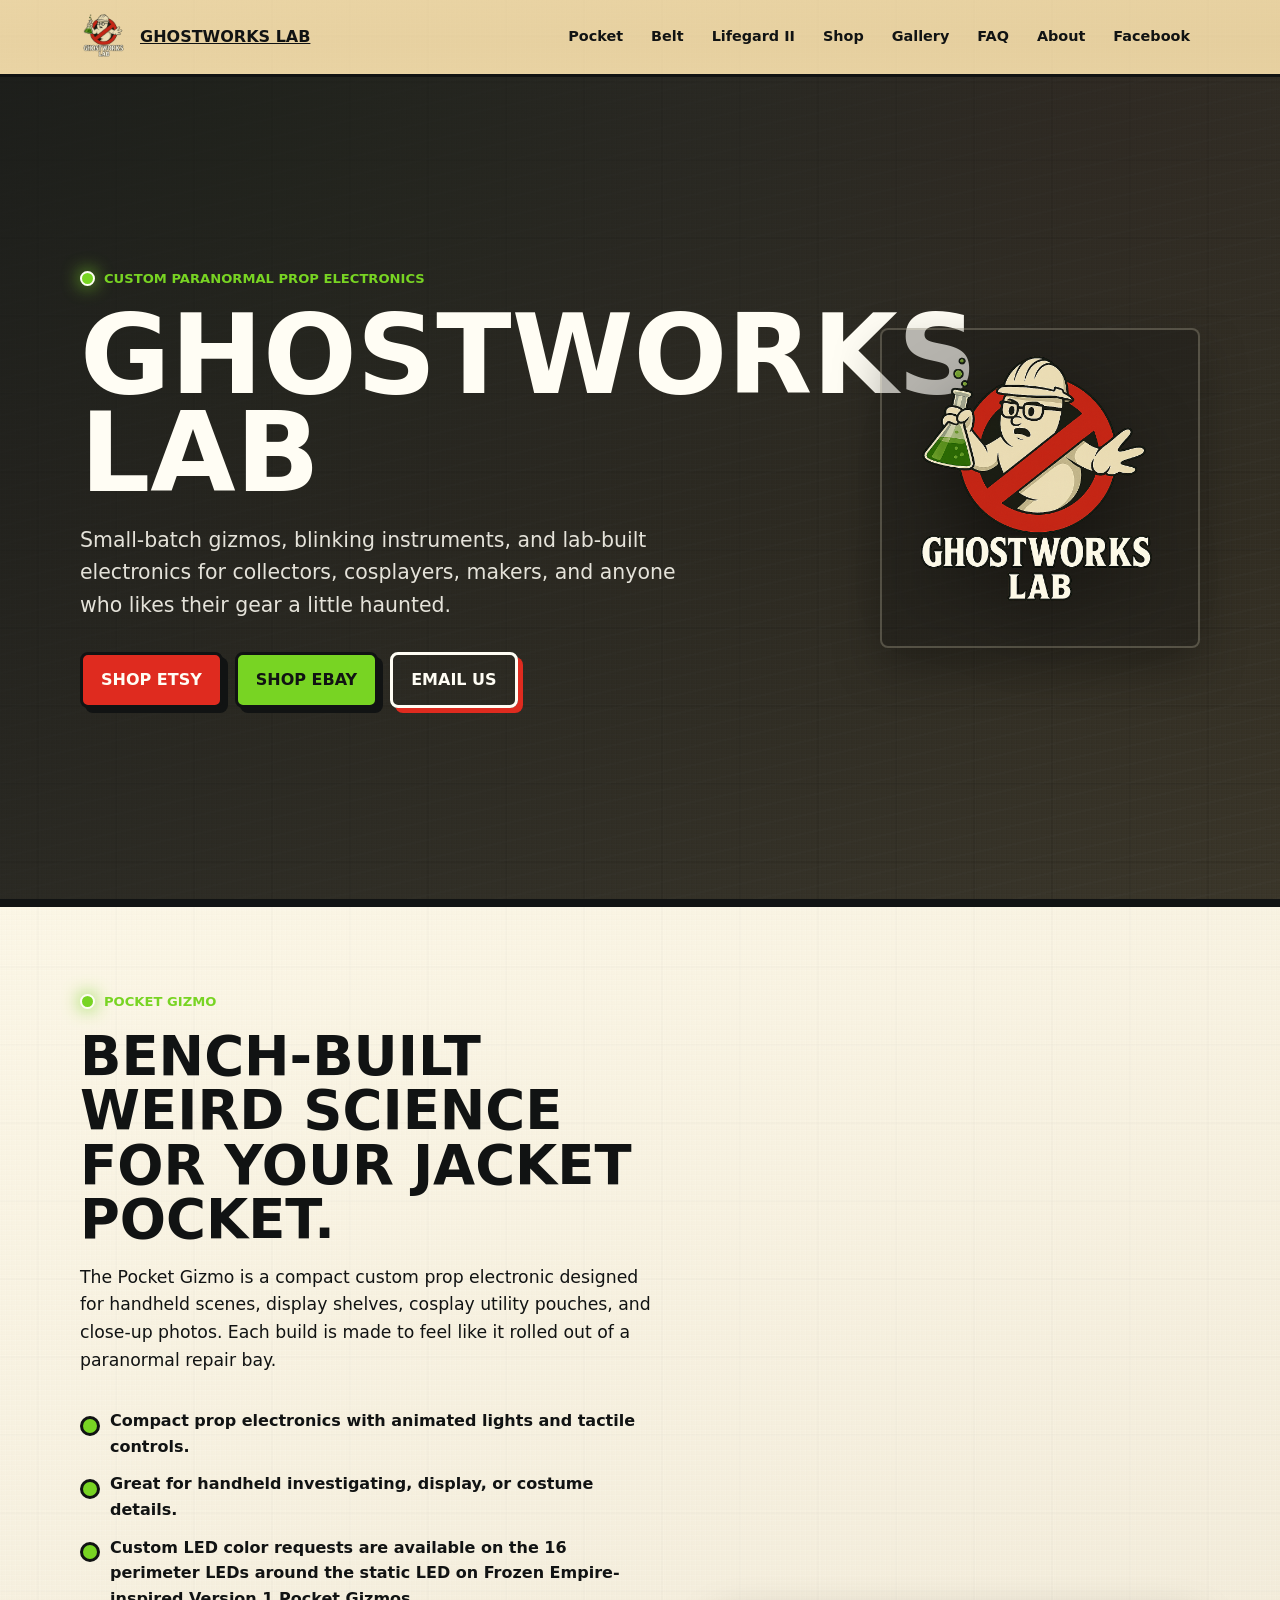
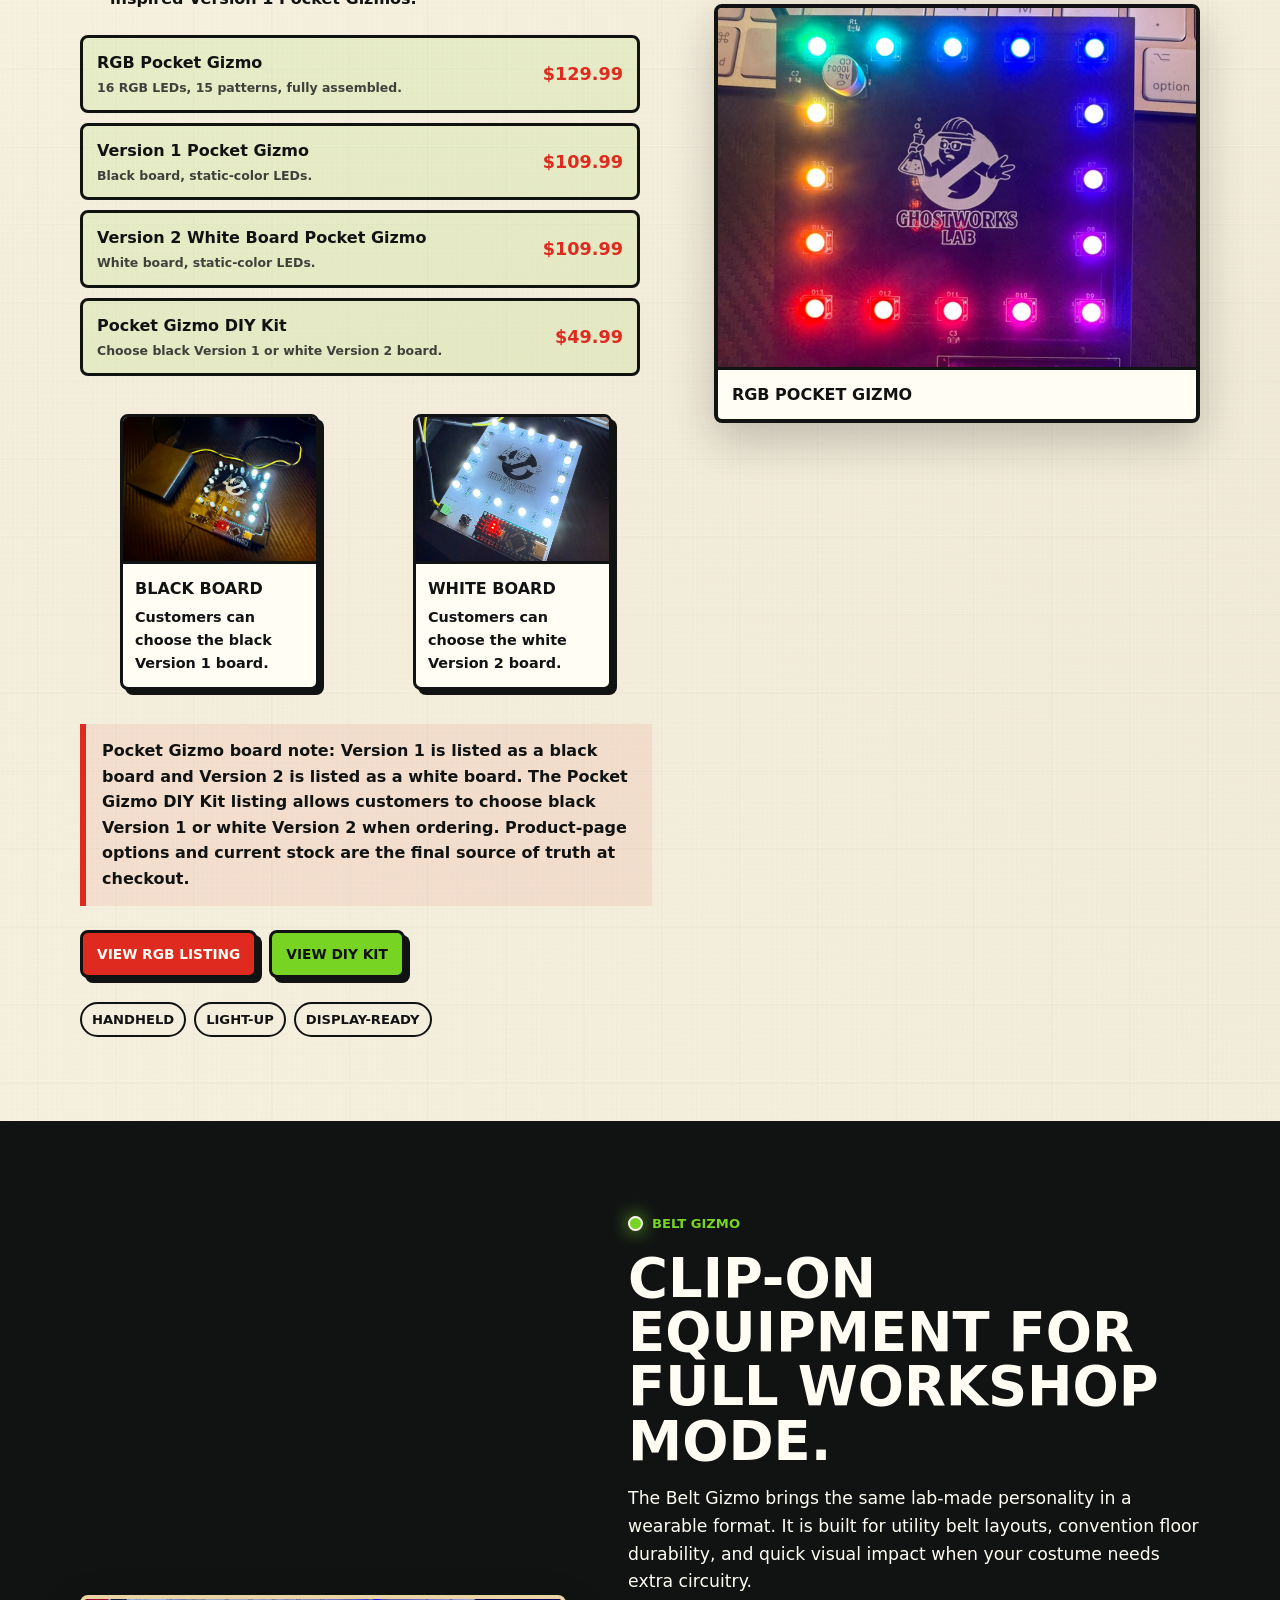
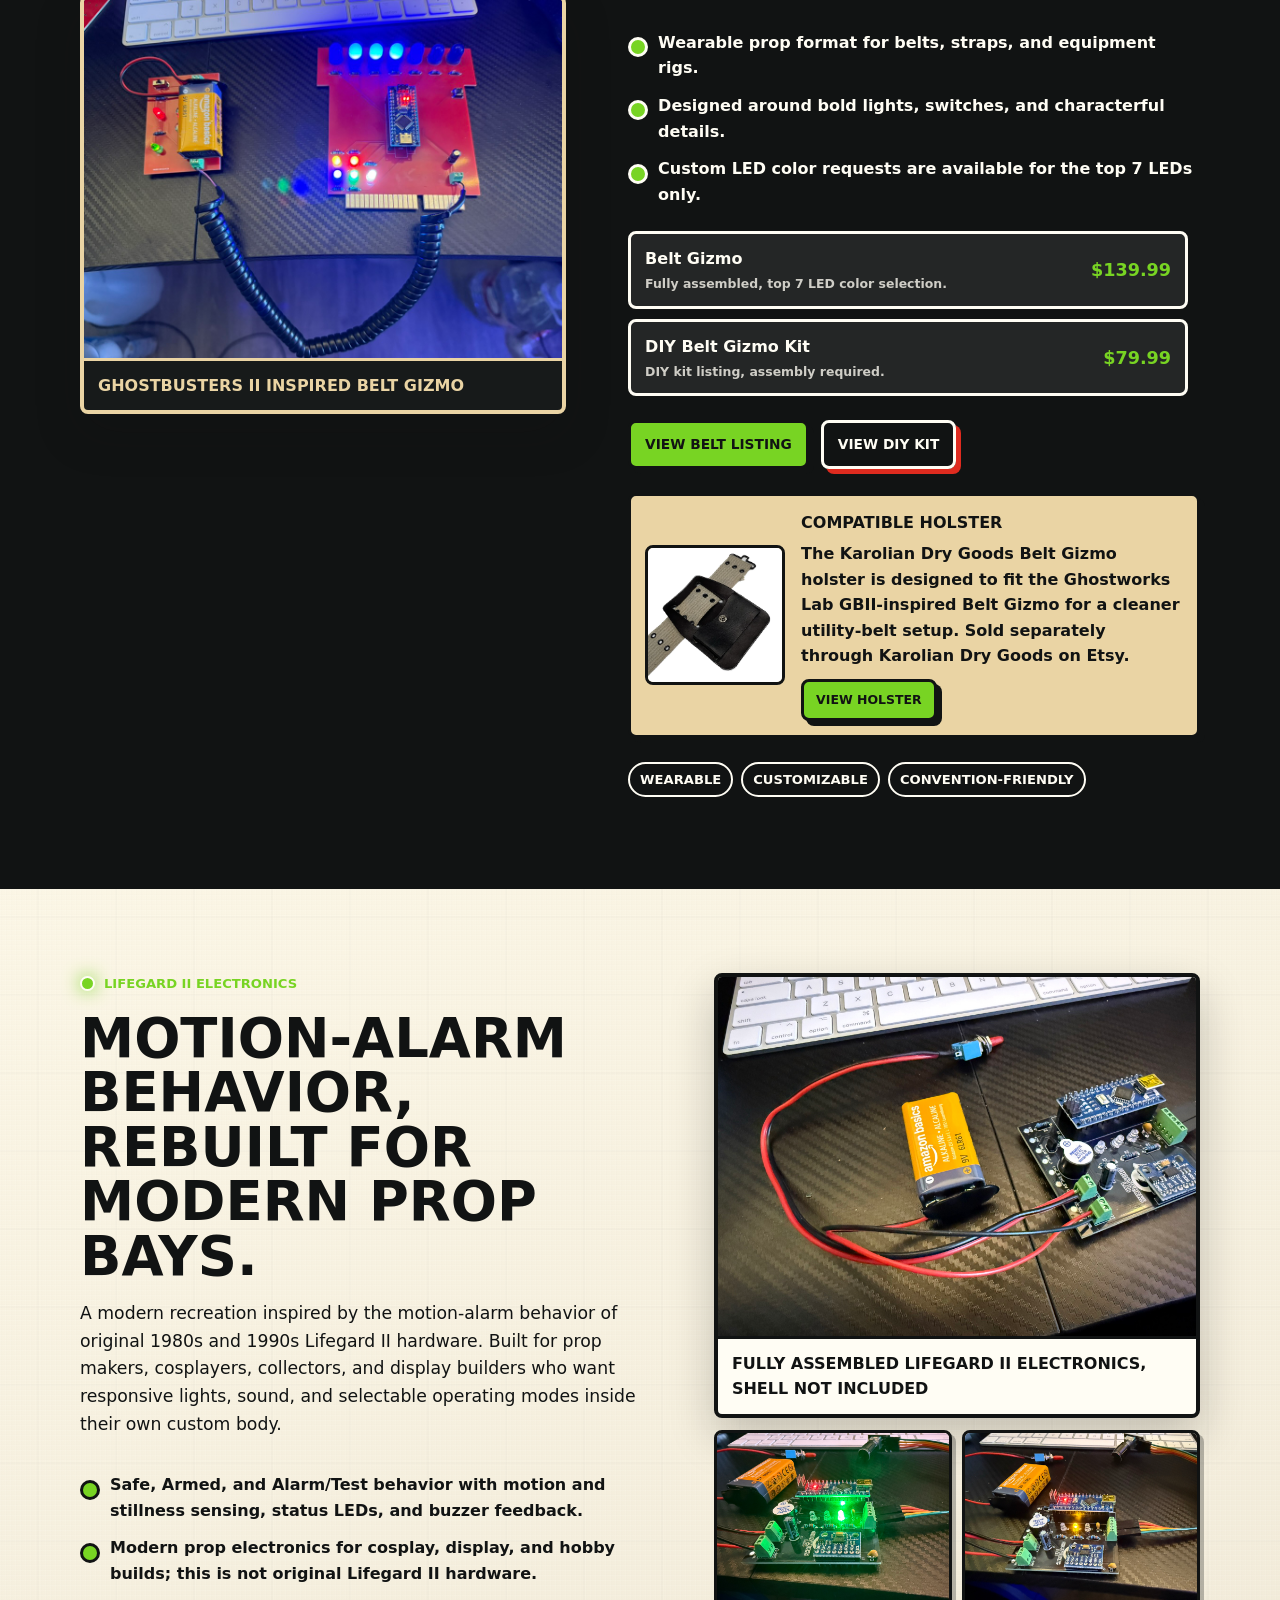
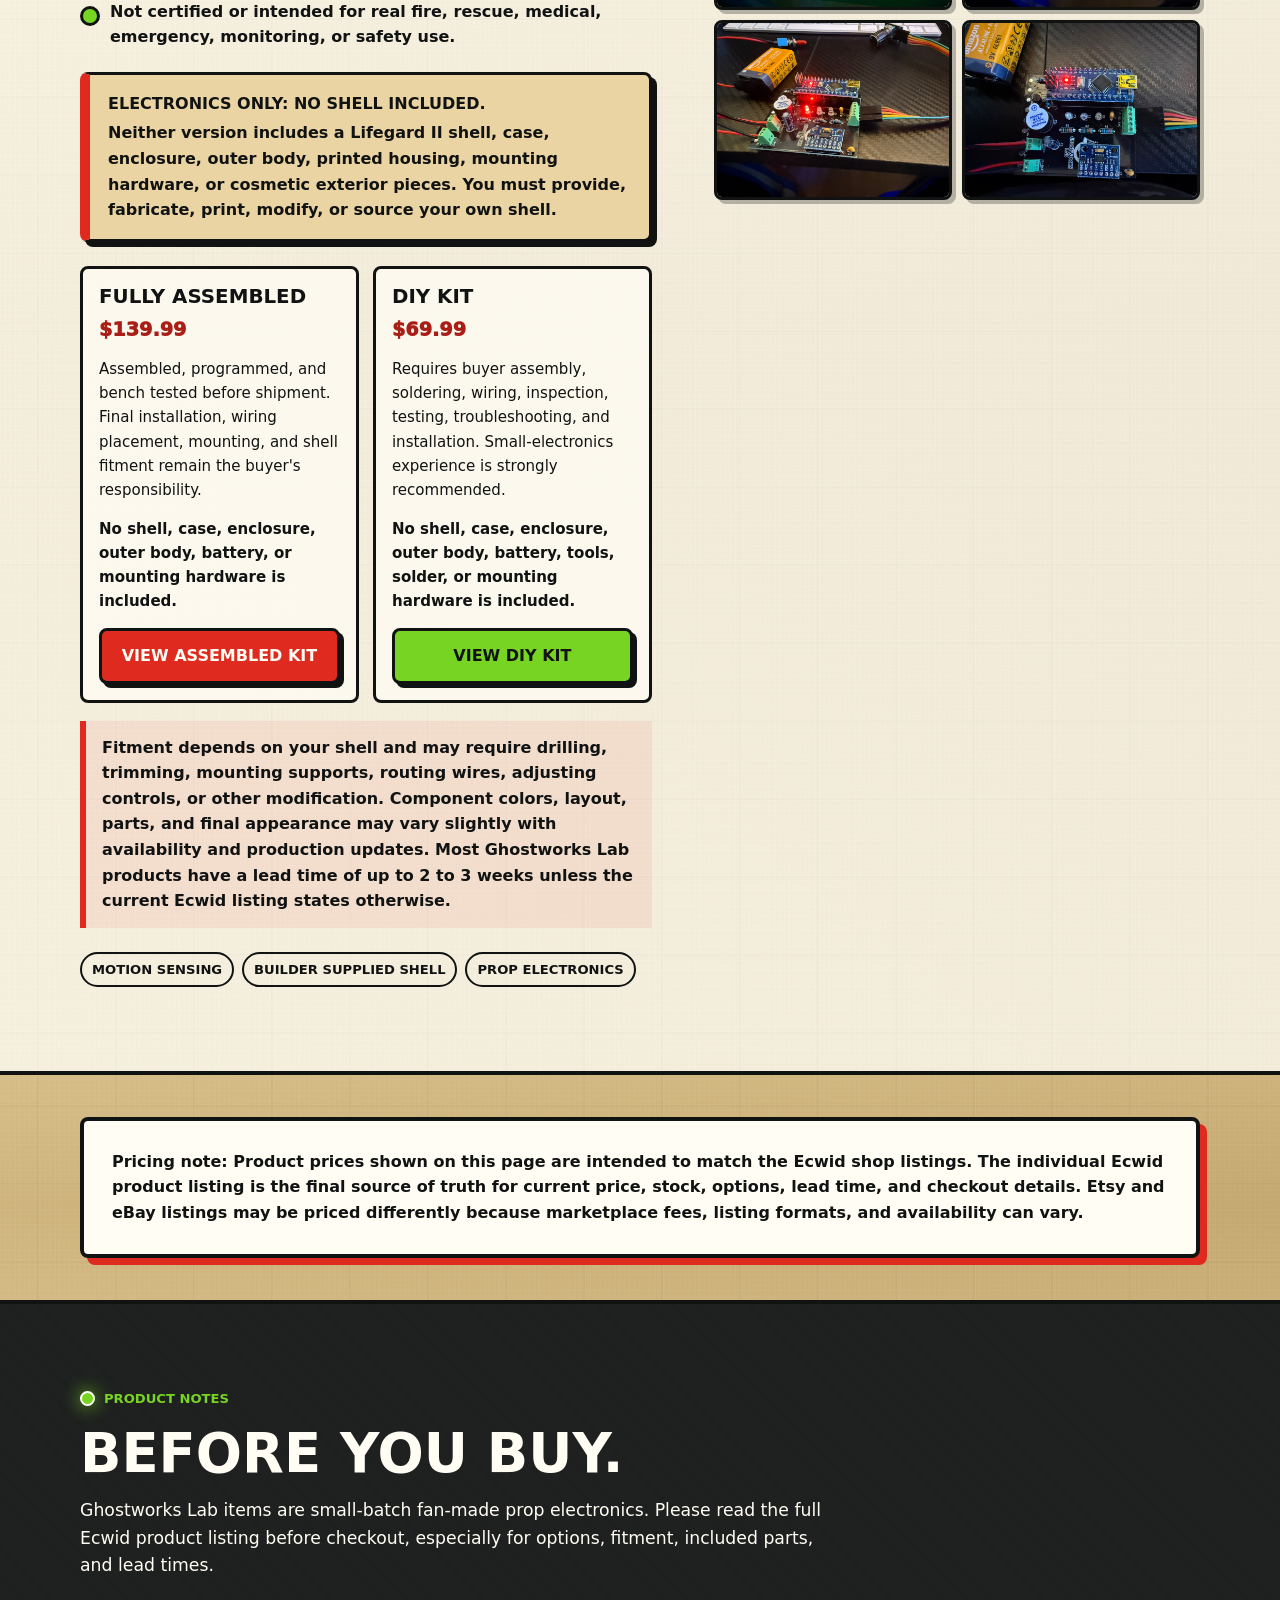
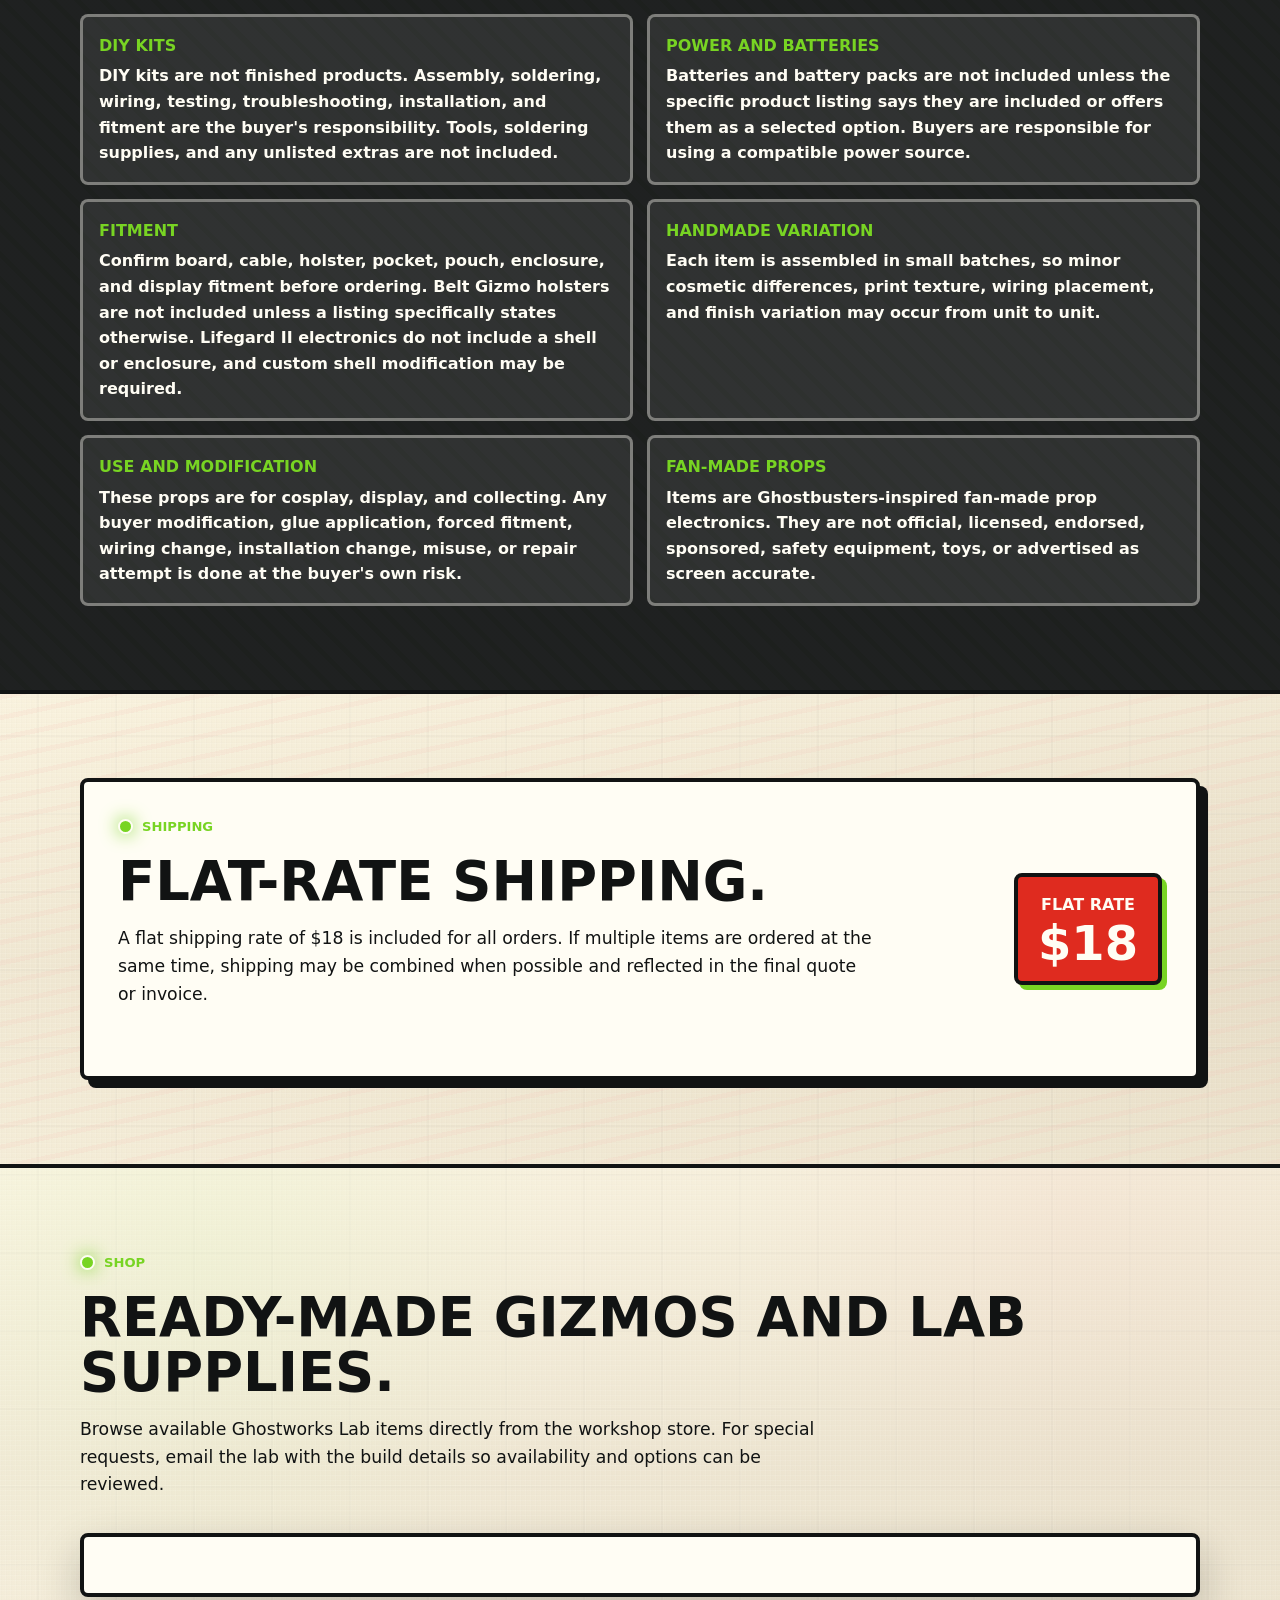
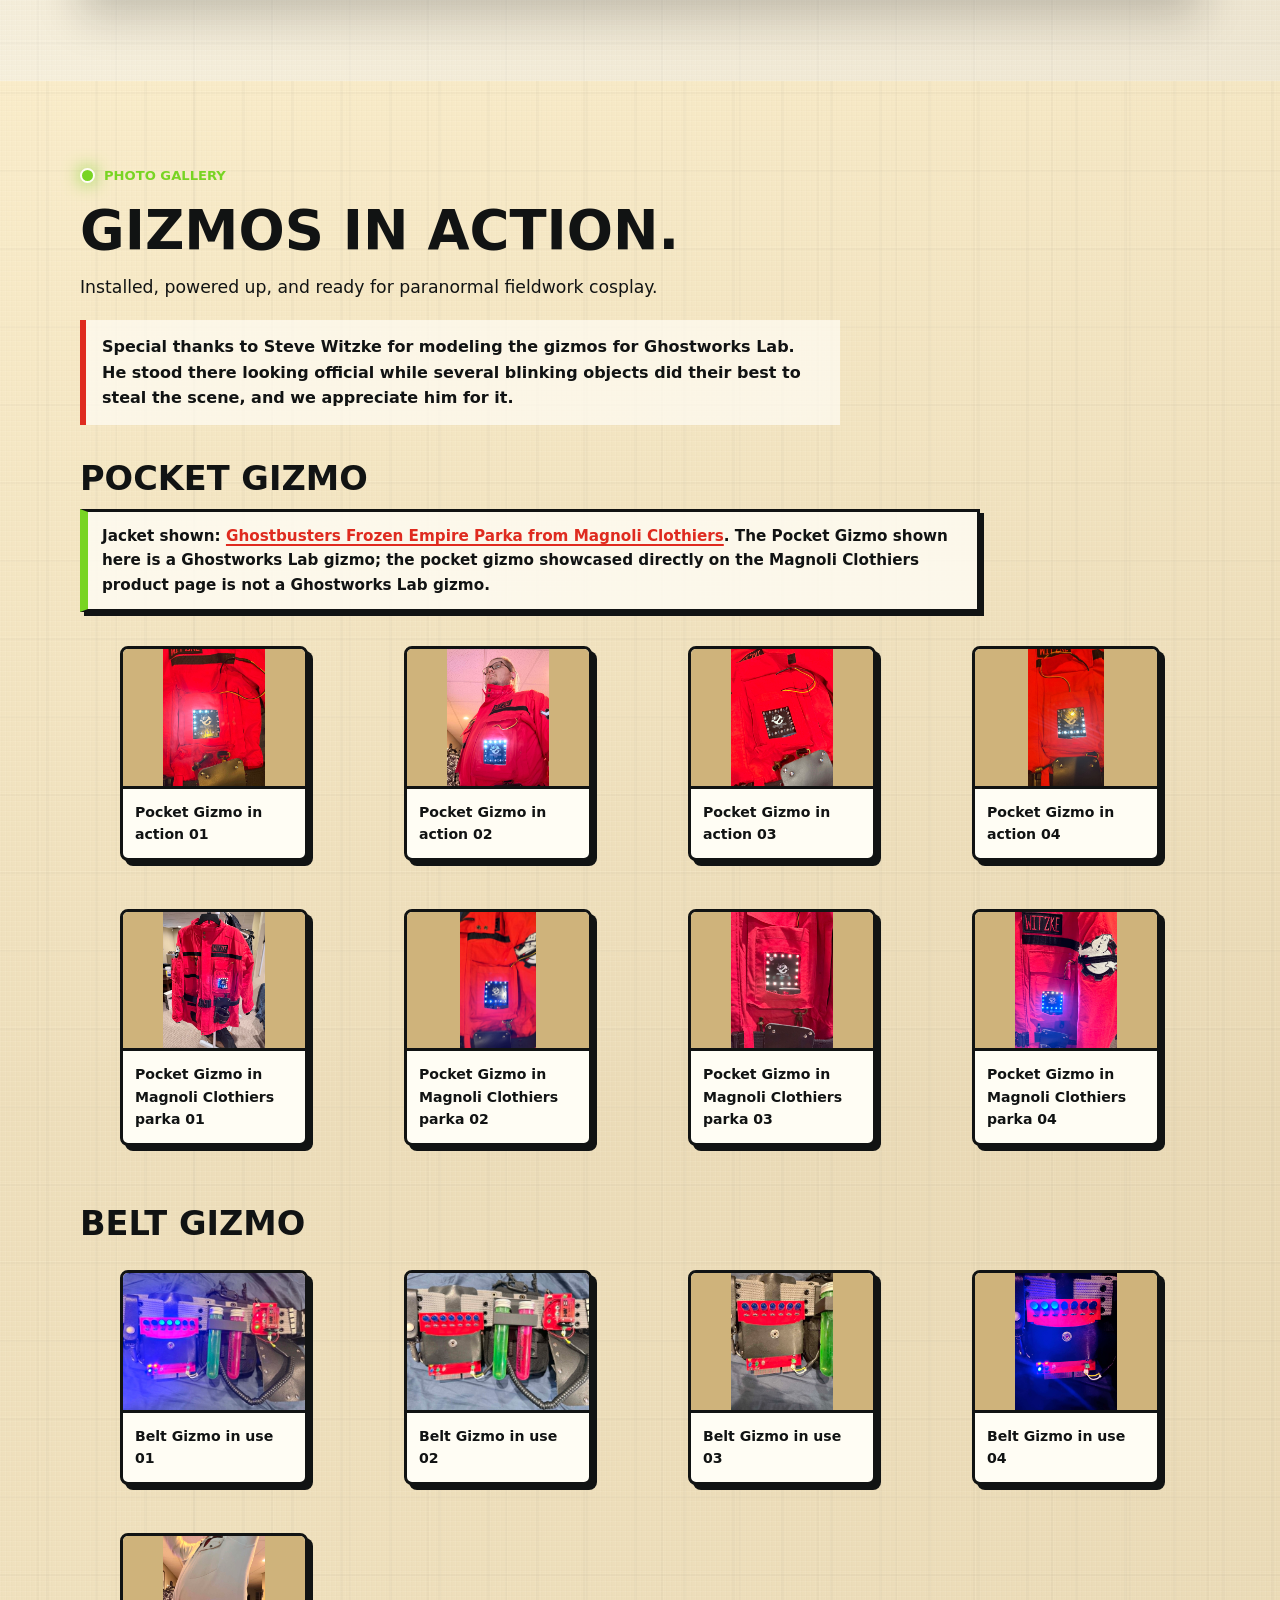
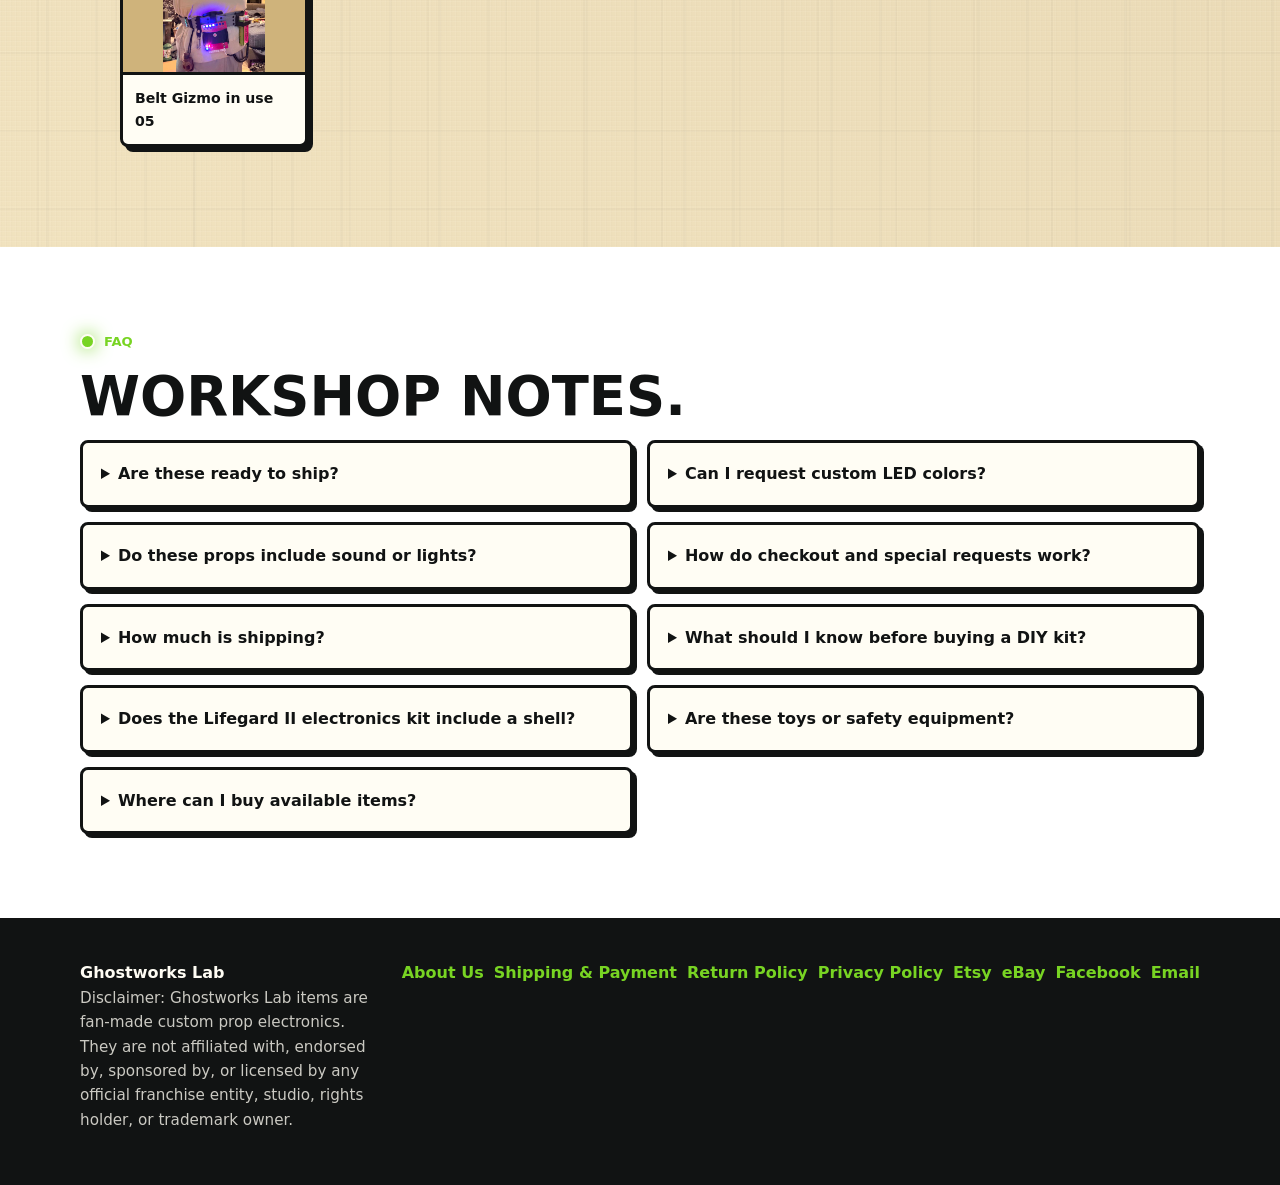
<file: index.html>
<!DOCTYPE html>
<html lang="en">
<head>
  <meta charset="utf-8">
  <meta name="viewport" content="width=device-width, initial-scale=1">
  <meta name="description" content="Ghostworks Lab builds fan-made custom prop electronics with paranormal workshop energy.">
  <title>Ghostworks Lab | Custom Prop Electronics</title>
  <link rel="icon" type="image/png" href="logo.png">
  <link rel="apple-touch-icon" href="logo.png">
  <style>
    :root {
      --cream: #ead4a4;
      --cream-2: #cfb37b;
      --khaki-light: #e1c993;
      --khaki: #b99a62;
      --khaki-dark: #7f653f;
      --ink: #111313;
      --ink-soft: #242828;
      --red: #df2b1f;
      --red-dark: #a91f18;
      --slime: #78d423;
      --slime-dark: #2f7d12;
      --white: #fffdf4;
      --shadow: 0 18px 45px rgba(17, 19, 19, 0.22);
      --radius: 8px;
      --max-width: 1120px;
      --ripstop-fabric:
        linear-gradient(135deg, rgba(255, 246, 209, 0.34), rgba(126, 98, 50, 0.28)),
        repeating-linear-gradient(0deg, rgba(255, 255, 255, 0.14) 0 1px, rgba(111, 84, 42, 0.08) 1px 2px, transparent 2px 5px),
        repeating-linear-gradient(90deg, rgba(255, 255, 255, 0.12) 0 1px, rgba(95, 72, 36, 0.09) 1px 2px, transparent 2px 5px),
        repeating-linear-gradient(0deg, transparent 0 37px, rgba(83, 64, 34, 0.2) 37px 39px, rgba(255, 239, 186, 0.18) 39px 40px, transparent 40px 78px),
        repeating-linear-gradient(90deg, transparent 0 37px, rgba(83, 64, 34, 0.2) 37px 39px, rgba(255, 239, 186, 0.18) 39px 40px, transparent 40px 78px),
        linear-gradient(180deg, var(--khaki-light), var(--khaki) 58%, #d8bf88);
    }

    * {
      box-sizing: border-box;
    }

    html {
      scroll-behavior: smooth;
    }

    body {
      margin: 0;
      color: var(--ink);
      font-family: Inter, ui-sans-serif, system-ui, -apple-system, BlinkMacSystemFont, "Segoe UI", sans-serif;
      line-height: 1.6;
      background:
        radial-gradient(circle at 18% 12%, rgba(120, 212, 35, 0.18), transparent 26rem),
        radial-gradient(circle at 86% 6%, rgba(223, 43, 31, 0.14), transparent 24rem),
        var(--ripstop-fabric);
      background-attachment: fixed;
    }

    img {
      display: block;
      max-width: 100%;
    }

    a {
      color: inherit;
    }

    .site-header {
      position: sticky;
      top: 0;
      z-index: 20;
      border-bottom: 3px solid var(--ink);
      background:
        linear-gradient(rgba(234, 212, 164, 0.92), rgba(234, 212, 164, 0.92)),
        var(--ripstop-fabric);
      backdrop-filter: blur(14px);
    }

    .nav {
      width: min(100% - 32px, var(--max-width));
      margin: 0 auto;
      min-height: 74px;
      display: flex;
      align-items: center;
      justify-content: space-between;
      gap: 24px;
    }

    .brand-mark {
      display: flex;
      align-items: center;
      gap: 12px;
      min-width: 0;
      font-weight: 900;
      letter-spacing: 0;
      text-transform: uppercase;
    }

    .brand-mark img {
      width: 48px;
      height: 48px;
      object-fit: contain;
    }

    .brand-mark span {
      white-space: nowrap;
    }

    .nav-links {
      display: flex;
      align-items: center;
      gap: 8px;
      flex-wrap: wrap;
      justify-content: flex-end;
    }

    .nav-links a {
      padding: 8px 10px;
      border-radius: 999px;
      font-size: 0.9rem;
      font-weight: 800;
      text-decoration: none;
    }

    .nav-links a:hover,
    .nav-links a:focus-visible {
      color: var(--white);
      background: var(--ink);
      outline: none;
    }

    .section {
      padding: 84px 0;
    }

    section[id] {
      scroll-margin-top: 96px;
    }

    .wrap {
      width: min(100% - 32px, var(--max-width));
      margin: 0 auto;
    }

    .hero {
      position: relative;
      overflow: hidden;
      min-height: calc(100svh - 74px);
      display: grid;
      align-items: center;
      border-bottom: 4px solid var(--ink);
      background:
        linear-gradient(135deg, rgba(17, 19, 19, 0.94), rgba(17, 19, 19, 0.76)),
        repeating-linear-gradient(-12deg, rgba(255, 244, 215, 0.12) 0 2px, transparent 2px 18px);
      color: var(--white);
    }

    .hero-grid {
      position: relative;
      z-index: 1;
      display: grid;
      grid-template-columns: minmax(0, 1fr) minmax(220px, 320px);
      align-items: center;
      gap: clamp(28px, 5vw, 56px);
      padding: 64px 0;
    }

    .hero-content {
      min-width: 0;
    }

    .hero-art {
      justify-self: center;
      width: min(100%, 320px);
      padding: clamp(12px, 2vw, 18px);
      border: 2px solid rgba(255, 244, 215, 0.22);
      border-radius: 8px;
      background: rgba(17, 19, 19, 0.3);
      box-shadow: 0 20px 48px rgba(0, 0, 0, 0.28);
    }

    .hero-logo {
      width: 100%;
      max-height: 34vh;
      object-fit: contain;
      filter: drop-shadow(0 22px 35px rgba(0, 0, 0, 0.42));
    }

    .eyebrow {
      display: inline-flex;
      align-items: center;
      gap: 9px;
      margin: 0 0 18px;
      color: var(--slime);
      font-size: 0.82rem;
      font-weight: 900;
      text-transform: uppercase;
    }

    .eyebrow::before {
      content: "";
      width: 11px;
      height: 11px;
      border: 2px solid var(--white);
      border-radius: 50%;
      background: var(--slime);
      box-shadow: 0 0 18px var(--slime);
    }

    h1,
    h2,
    h3,
    p {
      margin-top: 0;
    }

    h1 {
      max-width: 760px;
      margin-bottom: 22px;
      font-size: clamp(3rem, 9vw, 6.9rem);
      line-height: 0.88;
      letter-spacing: 0;
      text-transform: uppercase;
      text-wrap: balance;
    }

    h2 {
      margin-bottom: 16px;
      font-size: clamp(2rem, 5vw, 3.4rem);
      line-height: 1;
      letter-spacing: 0;
      text-transform: uppercase;
    }

    h3 {
      margin-bottom: 10px;
      font-size: 1.24rem;
      line-height: 1.2;
    }

    .hero-copy {
      max-width: 620px;
      color: rgba(255, 253, 244, 0.88);
      font-size: clamp(1.05rem, 2vw, 1.28rem);
    }

    .button-row {
      display: flex;
      flex-wrap: wrap;
      gap: 12px;
      margin-top: 30px;
    }

    .button {
      display: inline-flex;
      align-items: center;
      justify-content: center;
      min-height: 48px;
      padding: 12px 18px;
      border: 3px solid var(--ink);
      border-radius: var(--radius);
      box-shadow: 5px 5px 0 var(--ink);
      font-weight: 900;
      text-decoration: none;
      text-transform: uppercase;
      transition: transform 160ms ease, box-shadow 160ms ease;
    }

    .button:hover,
    .button:focus-visible {
      transform: translate(2px, 2px);
      box-shadow: 3px 3px 0 var(--ink);
      outline: none;
    }

    .button.primary {
      color: var(--white);
      background: var(--red);
    }

    .button.secondary {
      color: var(--ink);
      background: var(--slime);
    }

    .button.ghost {
      color: var(--white);
      border-color: var(--white);
      box-shadow: 5px 5px 0 var(--red);
      background: transparent;
    }

    .section-intro {
      max-width: 760px;
      margin-bottom: 34px;
      font-size: 1.08rem;
    }

    .product {
      border-top: 4px solid var(--ink);
      border-bottom: 4px solid var(--ink);
      background:
        linear-gradient(rgba(255, 253, 244, 0.8), rgba(255, 253, 244, 0.8)),
        var(--ripstop-fabric);
    }

    .product.alt {
      background: var(--ink);
      color: var(--white);
    }

    .product-grid {
      display: grid;
      grid-template-columns: minmax(0, 1fr) minmax(280px, 0.85fr);
      gap: clamp(28px, 5vw, 62px);
      align-items: center;
    }

    .product.alt .product-grid {
      grid-template-columns: minmax(280px, 0.85fr) minmax(0, 1fr);
    }

    .lab-panel {
      position: relative;
      overflow: hidden;
      min-height: 340px;
      border: 4px solid var(--ink);
      border-radius: var(--radius);
      box-shadow: var(--shadow);
      background:
        radial-gradient(circle at 20% 22%, rgba(120, 212, 35, 0.75), transparent 0 13%, transparent 14%),
        linear-gradient(135deg, var(--cream), var(--cream-2));
    }

    .product.alt .lab-panel {
      border-color: var(--cream);
      background:
        radial-gradient(circle at 72% 28%, rgba(223, 43, 31, 0.7), transparent 0 14%, transparent 15%),
        linear-gradient(135deg, #1c2020, #3a3324);
    }

    .device-plate {
      position: absolute;
      left: 50%;
      top: 50%;
      width: min(72%, 360px);
      aspect-ratio: 4 / 3;
      transform: translate(-50%, -50%) rotate(-4deg);
      border: 5px solid var(--ink);
      border-radius: 8px;
      background:
        linear-gradient(90deg, transparent 0 38%, rgba(17, 19, 19, 0.1) 38% 42%, transparent 42%),
        linear-gradient(180deg, #efe5c2, #b9aa80);
      box-shadow: 10px 12px 0 rgba(17, 19, 19, 0.28);
    }

    .product.alt .device-plate {
      border-color: var(--cream);
      transform: translate(-50%, -50%) rotate(5deg);
      background:
        repeating-linear-gradient(90deg, #191c1c 0 18px, #343a36 18px 28px),
        linear-gradient(180deg, #202424, #151717);
      box-shadow: 10px 12px 0 rgba(248, 231, 185, 0.18);
    }

    .device-plate::before,
    .device-plate::after {
      content: "";
      position: absolute;
      border: 4px solid var(--ink);
      border-radius: 999px;
      background: var(--slime);
      box-shadow: 0 0 24px rgba(120, 212, 35, 0.8);
    }

    .device-plate::before {
      left: 12%;
      top: 18%;
      width: 22%;
      aspect-ratio: 1;
    }

    .device-plate::after {
      right: 12%;
      bottom: 16%;
      width: 44%;
      height: 18%;
      background: var(--red);
      box-shadow: none;
    }

    .product-photo {
      overflow: hidden;
      margin: 0;
      border: 4px solid var(--ink);
      border-radius: var(--radius);
      background: var(--white);
      box-shadow: var(--shadow);
    }

    .product.alt .product-photo {
      border-color: var(--cream);
      background: #171a1a;
    }

    .product-photo img {
      width: 100%;
      aspect-ratio: 4 / 3;
      object-fit: cover;
      object-position: center;
    }

    .product-photo a,
    .board-card a {
      display: block;
      color: inherit;
      text-decoration: none;
    }

    .product-photo figcaption {
      margin: 0;
      padding: 12px 14px;
      border-top: 3px solid var(--ink);
      font-weight: 900;
      text-transform: uppercase;
    }

    .product.alt .product-photo figcaption {
      border-top-color: var(--cream);
      color: var(--cream);
    }

    .price-list {
      display: grid;
      gap: 10px;
      max-width: 560px;
      margin: 24px 0 0;
    }

    .price-item {
      display: flex;
      align-items: center;
      justify-content: space-between;
      gap: 16px;
      padding: 12px 14px;
      border: 3px solid currentColor;
      border-radius: var(--radius);
      background: rgba(120, 212, 35, 0.12);
      font-weight: 900;
    }

    .price-copy {
      min-width: 0;
    }

    .price-copy span {
      display: block;
    }

    .price-copy small {
      display: block;
      margin-top: 2px;
      font-size: 0.78rem;
      font-weight: 750;
      opacity: 0.78;
    }

    .product.alt .price-item {
      background: rgba(255, 253, 244, 0.08);
    }

    .price-amount {
      white-space: nowrap;
      color: var(--red);
      font-size: 1.1rem;
    }

    .product.alt .price-amount {
      color: var(--slime);
    }

    .price-link {
      color: inherit;
      text-decoration: none;
    }

    .price-link:hover,
    .price-link:focus-visible {
      color: var(--white);
      background: var(--red);
      outline: none;
    }

    .product.alt .price-link:hover,
    .product.alt .price-link:focus-visible {
      color: var(--ink);
      background: var(--slime);
    }

    .product-actions {
      display: flex;
      flex-wrap: wrap;
      gap: 12px;
      margin-top: 24px;
    }

    .product-actions .button {
      min-height: 44px;
      padding: 10px 14px;
      font-size: 0.86rem;
    }

    .partner-callout {
      display: grid;
      grid-template-columns: minmax(96px, 140px) minmax(0, 1fr);
      gap: 16px;
      align-items: center;
      margin-top: 24px;
      padding: 14px;
      border: 3px solid var(--ink);
      border-radius: var(--radius);
      background: var(--cream);
      box-shadow: 5px 5px 0 var(--ink);
      color: var(--ink);
    }

    .partner-callout img {
      width: 100%;
      aspect-ratio: 1;
      object-fit: cover;
      border: 3px solid var(--ink);
      border-radius: var(--radius);
      background: var(--white);
    }

    .partner-callout p {
      margin-bottom: 10px;
      font-weight: 800;
    }

    .partner-callout strong {
      display: block;
      margin-bottom: 6px;
      font-size: 1rem;
      text-transform: uppercase;
    }

    .partner-callout .button {
      min-height: 40px;
      padding: 8px 12px;
      font-size: 0.78rem;
    }

    .stock-note {
      margin: 18px 0 0;
      padding: 14px 16px;
      border-left: 6px solid var(--red);
      background: rgba(223, 43, 31, 0.08);
      font-weight: 800;
    }

    .product.alt .stock-note {
      border-left-color: var(--slime);
      background: rgba(120, 212, 35, 0.12);
    }

    .lifegard .product-grid {
      align-items: start;
    }

    .lifegard-media {
      display: grid;
      gap: 12px;
    }

    .lifegard-thumbs {
      display: grid;
      grid-template-columns: repeat(2, minmax(0, 1fr));
      gap: 10px;
    }

    .lifegard-thumbs a {
      overflow: hidden;
      display: block;
      border: 3px solid var(--ink);
      border-radius: var(--radius);
      background: var(--white);
      box-shadow: 4px 4px 0 rgba(17, 19, 19, 0.28);
    }

    .lifegard-thumbs img {
      width: 100%;
      aspect-ratio: 4 / 3;
      object-fit: cover;
    }

    .inclusion-alert {
      margin: 22px 0;
      padding: 16px 18px;
      border: 3px solid var(--ink);
      border-left: 10px solid var(--red);
      border-radius: var(--radius);
      background: var(--cream);
      box-shadow: 5px 5px 0 var(--ink);
      font-weight: 800;
    }

    .inclusion-alert strong {
      display: block;
      margin-bottom: 4px;
      text-transform: uppercase;
    }

    .variant-grid {
      display: grid;
      grid-template-columns: repeat(2, minmax(0, 1fr));
      gap: 14px;
      margin-top: 24px;
    }

    .variant-card {
      display: flex;
      flex-direction: column;
      min-width: 0;
      padding: 16px;
      border: 3px solid var(--ink);
      border-radius: var(--radius);
      background: rgba(255, 253, 244, 0.76);
    }

    .variant-card h3 {
      margin-bottom: 6px;
      text-transform: uppercase;
    }

    .variant-price {
      margin-bottom: 12px;
      color: var(--red-dark);
      font-size: 1.2rem;
      font-weight: 950;
    }

    .variant-card p {
      font-size: 0.94rem;
    }

    .variant-card .button {
      width: 100%;
      margin-top: auto;
      box-shadow: 4px 4px 0 var(--ink);
      text-align: center;
    }

    .board-options {
      display: grid;
      grid-template-columns: repeat(2, minmax(0, 1fr));
      gap: 14px;
      margin-top: 22px;
    }

    .board-card {
      overflow: hidden;
      border: 3px solid var(--ink);
      border-radius: var(--radius);
      background: var(--white);
      box-shadow: 5px 5px 0 var(--ink);
    }

    .board-card img {
      width: 100%;
      aspect-ratio: 4 / 3;
      object-fit: cover;
      object-position: center;
      background: var(--cream-2);
    }

    .board-card figcaption {
      margin: 0;
      padding: 12px;
      border-top: 3px solid var(--ink);
      font-weight: 900;
    }

    .board-card strong {
      display: block;
      text-transform: uppercase;
    }

    .board-card span {
      display: block;
      margin-top: 4px;
      font-size: 0.9rem;
      font-weight: 700;
    }

    .feature-list {
      display: grid;
      gap: 12px;
      margin: 26px 0 0;
      padding: 0;
      list-style: none;
    }

    .feature-list li {
      position: relative;
      padding-left: 30px;
      font-weight: 750;
    }

    .feature-list li::before {
      content: "";
      position: absolute;
      left: 0;
      top: 0.46em;
      width: 14px;
      height: 14px;
      border: 3px solid currentColor;
      border-radius: 50%;
      background: var(--slime);
    }

    .tag-row {
      display: flex;
      flex-wrap: wrap;
      gap: 8px;
      margin-top: 24px;
    }

    .tag {
      border: 2px solid currentColor;
      border-radius: 999px;
      padding: 5px 10px;
      font-size: 0.82rem;
      font-weight: 900;
      text-transform: uppercase;
    }

    .shipping {
      border-bottom: 4px solid var(--ink);
      background:
        linear-gradient(rgba(255, 253, 244, 0.7), rgba(255, 253, 244, 0.7)),
        repeating-linear-gradient(-12deg, rgba(223, 43, 31, 0.14) 0 5px, transparent 5px 20px),
        var(--ripstop-fabric);
    }

    .pricing-disclaimer {
      padding: 42px 0;
      border-bottom: 4px solid var(--ink);
      background:
        linear-gradient(rgba(207, 179, 123, 0.72), rgba(207, 179, 123, 0.72)),
        var(--ripstop-fabric);
    }

    .pricing-card {
      padding: clamp(20px, 3vw, 28px);
      border: 4px solid var(--ink);
      border-radius: var(--radius);
      background: var(--white);
      box-shadow: 7px 7px 0 var(--red);
    }

    .pricing-card p {
      margin-bottom: 0;
      font-weight: 850;
    }

    .disclaimer-section {
      border-bottom: 4px solid var(--ink);
      background:
        linear-gradient(rgba(17, 19, 19, 0.94), rgba(17, 19, 19, 0.94)),
        repeating-linear-gradient(45deg, rgba(120, 212, 35, 0.22) 0 5px, transparent 5px 18px);
      color: var(--white);
    }

    .notice-list {
      display: grid;
      grid-template-columns: repeat(2, minmax(0, 1fr));
      gap: 14px;
      margin: 28px 0 0;
      padding: 0;
      list-style: none;
    }

    .notice-list li {
      padding: 16px;
      border: 3px solid rgba(255, 253, 244, 0.38);
      border-radius: var(--radius);
      background: rgba(255, 253, 244, 0.08);
      font-weight: 760;
    }

    .notice-list strong {
      display: block;
      margin-bottom: 5px;
      color: var(--slime);
      text-transform: uppercase;
    }

    .shipping-card {
      display: grid;
      grid-template-columns: minmax(0, 1fr) auto;
      align-items: center;
      gap: 24px;
      padding: clamp(22px, 4vw, 34px);
      border: 4px solid var(--ink);
      border-radius: var(--radius);
      background: var(--white);
      box-shadow: 8px 8px 0 var(--ink);
    }

    .shipping-price {
      display: grid;
      place-items: center;
      min-width: 148px;
      min-height: 112px;
      padding: 14px;
      border: 4px solid var(--ink);
      border-radius: var(--radius);
      color: var(--white);
      background: var(--red);
      box-shadow: 5px 5px 0 var(--slime);
      font-weight: 900;
      text-align: center;
      text-transform: uppercase;
    }

    .shipping-price strong {
      display: block;
      font-size: clamp(2.1rem, 5vw, 3rem);
      line-height: 1;
    }

    .shop {
      background:
        linear-gradient(rgba(255, 253, 244, 0.74), rgba(255, 253, 244, 0.74)),
        radial-gradient(circle at 15% 18%, rgba(120, 212, 35, 0.24), transparent 32%),
        radial-gradient(circle at 84% 8%, rgba(230, 42, 43, 0.14), transparent 28%),
        var(--ripstop-fabric);
    }

    .shop-embed {
      margin-top: 28px;
      padding: clamp(16px, 3vw, 28px);
      border: 4px solid var(--ink);
      border-radius: var(--radius);
      background: var(--white);
      box-shadow: var(--shadow);
    }

    .gallery {
      background:
        linear-gradient(rgba(255, 244, 215, 0.7), rgba(255, 244, 215, 0.7)),
        repeating-linear-gradient(90deg, transparent 0 46px, rgba(17, 19, 19, 0.08) 46px 49px),
        var(--ripstop-fabric);
    }

    .gallery-grid {
      display: grid;
      grid-template-columns: repeat(4, minmax(0, 1fr));
      gap: 16px;
    }

    .gallery-subsection + .gallery-subsection {
      margin-top: 42px;
    }

    .thanks-note {
      max-width: 760px;
      margin: -16px 0 34px;
      padding: 14px 16px;
      border-left: 6px solid var(--red);
      background: rgba(255, 253, 244, 0.72);
      font-weight: 800;
    }

    .gallery-subsection h3 {
      margin-bottom: 10px;
      font-size: clamp(1.45rem, 3vw, 2.1rem);
      text-transform: uppercase;
    }

    .gallery-note {
      max-width: 900px;
      margin: 0 0 18px;
      padding: 12px 14px;
      border: 3px solid var(--ink);
      border-left: 8px solid var(--slime);
      background: rgba(255, 253, 244, 0.82);
      box-shadow: 4px 4px 0 var(--ink);
      font-size: 0.95rem;
      font-weight: 750;
    }

    .gallery-note a {
      color: var(--red);
      text-decoration-thickness: 2px;
      text-underline-offset: 3px;
    }

    .photo-card {
      overflow: hidden;
      border: 3px solid var(--ink);
      border-radius: var(--radius);
      background: var(--white);
      box-shadow: 5px 5px 0 var(--ink);
    }

    .photo-card a {
      display: block;
      color: inherit;
      text-decoration: none;
    }

    .photo-card img {
      display: block;
      width: 100%;
      aspect-ratio: 4 / 3;
      object-fit: contain;
      object-position: center;
      background: var(--cream-2);
    }

    .photo-card figcaption {
      margin: 0;
      padding: 12px;
      border-top: 3px solid var(--ink);
      font-size: 0.88rem;
      font-weight: 850;
      word-break: break-word;
    }

    .faq-grid {
      display: grid;
      grid-template-columns: repeat(2, minmax(0, 1fr));
      gap: 14px;
    }

    details {
      border: 3px solid var(--ink);
      border-radius: var(--radius);
      background: var(--white);
      box-shadow: 4px 4px 0 var(--ink);
    }

    summary {
      cursor: pointer;
      padding: 18px;
      font-weight: 900;
      list-style-position: inside;
    }

    details p {
      margin: 0;
      padding: 0 18px 18px;
    }

    .site-footer {
      padding: 38px 0;
      border-top: 4px solid var(--ink);
      color: var(--white);
      background: var(--ink);
    }

    .footer-grid {
      display: grid;
      grid-template-columns: minmax(0, 1fr) auto;
      gap: 24px;
      align-items: start;
    }

    .disclaimer {
      max-width: 850px;
      color: rgba(255, 253, 244, 0.78);
      font-size: 0.95rem;
    }

    .footer-links {
      display: flex;
      flex-wrap: wrap;
      gap: 10px;
      justify-content: flex-end;
    }

    .footer-links a {
      color: var(--slime);
      font-weight: 850;
      text-decoration: none;
    }

    .footer-links a:hover,
    .footer-links a:focus-visible {
      text-decoration: underline;
      outline: none;
    }

    @media (max-width: 860px) {
      .nav {
        align-items: flex-start;
        flex-direction: column;
        gap: 8px;
        padding: 12px 0;
      }

      .nav-links {
        justify-content: flex-start;
      }

      section[id] {
        scroll-margin-top: 150px;
      }

      .hero {
        min-height: auto;
      }

      .hero-grid,
      .product-grid,
      .product.alt .product-grid,
      .shipping-card,
      .footer-grid {
        grid-template-columns: 1fr;
      }

      .hero-grid {
        align-items: start;
        padding: 48px 0;
      }

      .hero-art {
        justify-self: center;
        width: min(250px, 72vw);
      }

      .hero-logo {
        max-height: none;
      }

      .gallery-grid,
      .faq-grid,
      .notice-list {
        grid-template-columns: repeat(2, minmax(0, 1fr));
      }

      .footer-links {
        justify-content: flex-start;
      }
    }

    @media (max-width: 560px) {
      .section {
        padding: 58px 0;
      }

      .brand-mark span {
        white-space: normal;
      }

      .nav-links a {
        padding-left: 0;
      }

      h1 {
        font-size: clamp(2.15rem, 9.5vw, 2.55rem);
      }

      .hero-copy {
        font-size: 1rem;
      }

      .button {
        width: 100%;
      }

      .price-item {
        align-items: flex-start;
        flex-direction: column;
        gap: 4px;
      }

      .gallery-grid,
      .faq-grid,
      .notice-list,
      .board-options,
      .variant-grid {
        grid-template-columns: 1fr;
      }

      .partner-callout {
        grid-template-columns: 1fr;
      }

      .lab-panel {
        min-height: 260px;
      }

      .shipping-price {
        width: 100%;
      }
    }
  </style>
</head>
<body>
  <header class="site-header" aria-label="Site header">
    <nav class="nav">
      <a class="brand-mark" href="#top" aria-label="Ghostworks Lab home">
        <img src="logo.png" alt="Ghostworks Lab logo">
        <span>Ghostworks Lab</span>
      </a>
      <div class="nav-links" aria-label="Primary navigation">
        <a href="#pocket">Pocket</a>
        <a href="#belt">Belt</a>
        <a href="#lifegard-ii">Lifegard II</a>
        <a href="#shop">Shop</a>
        <a href="#gallery">Gallery</a>
        <a href="#faq">FAQ</a>
        <a href="about.html">About</a>
        <a href="https://www.facebook.com/profile.php?id=61590886284562">Facebook</a>
      </div>
    </nav>
  </header>

  <main id="top">
    <section class="hero">
      <div class="wrap hero-grid">
        <div class="hero-content">
          <p class="eyebrow">Custom paranormal prop electronics</p>
          <h1>Ghostworks Lab</h1>
          <p class="hero-copy">Small-batch gizmos, blinking instruments, and lab-built electronics for collectors, cosplayers, makers, and anyone who likes their gear a little haunted.</p>
          <div class="button-row" aria-label="Shop and order links">
            <a class="button primary" href="https://pixelandpatchworkus.etsy.com">Shop Etsy</a>
            <a class="button secondary" href="https://www.ebay.com/usr/ghostworkslab">Shop eBay</a>
            <a class="button ghost" href="mailto:charlie@ghostworkslab.com">Email Us</a>
          </div>
        </div>
        <div class="hero-art">
          <img class="hero-logo" src="logo.png" alt="Ghostworks Lab logo artwork">
        </div>
      </div>
    </section>

    <section class="section product" id="pocket">
      <div class="wrap product-grid">
        <div>
          <p class="eyebrow">Pocket Gizmo</p>
          <h2>Bench-built weird science for your jacket pocket.</h2>
          <p class="section-intro">The Pocket Gizmo is a compact custom prop electronic designed for handheld scenes, display shelves, cosplay utility pouches, and close-up photos. Each build is made to feel like it rolled out of a paranormal repair bay.</p>
          <ul class="feature-list">
            <li>Compact prop electronics with animated lights and tactile controls.</li>
            <li>Great for handheld investigating, display, or costume details.</li>
            <li>Custom LED color requests are available on the 16 perimeter LEDs around the static LED on Frozen Empire-inspired Version 1 Pocket Gizmos.</li>
          </ul>
          <div class="price-list" aria-label="Pocket Gizmo pricing">
            <a class="price-item price-link" href="#!/Ghostbusters-Frozen-Empire-Inspired-Pocket-Gizmo-RGB/p/842159410">
              <span class="price-copy">
                <span>RGB Pocket Gizmo</span>
                <small>16 RGB LEDs, 15 patterns, fully assembled.</small>
              </span>
              <span class="price-amount">$129.99</span>
            </a>
            <a class="price-item price-link" href="#!/Ghostbusters-Frozen-Empire-Inspired-Version-1-Static-Color-LED-Black-Board/p/842137473">
              <span class="price-copy">
                <span>Version 1 Pocket Gizmo</span>
                <small>Black board, static-color LEDs.</small>
              </span>
              <span class="price-amount">$109.99</span>
            </a>
            <a class="price-item price-link" href="#!/Ghostbusters-Frozen-Empire-Inspired-Version-2-Static-Color-LED-White-Board/p/842137474">
              <span class="price-copy">
                <span>Version 2 White Board Pocket Gizmo</span>
                <small>White board, static-color LEDs.</small>
              </span>
              <span class="price-amount">$109.99</span>
            </a>
            <a class="price-item price-link" href="#!/Ghostbusters-Frozen-Empire-Inspired-Pocket-Gizmo-Kit/p/842156678">
              <span class="price-copy">
                <span>Pocket Gizmo DIY Kit</span>
                <small>Choose black Version 1 or white Version 2 board.</small>
              </span>
              <span class="price-amount">$49.99</span>
            </a>
          </div>
          <div class="board-options" aria-label="Pocket Gizmo board color options">
            <figure class="board-card">
              <a href="#!/Ghostbusters-Frozen-Empire-Inspired-Version-1-Static-Color-LED-Black-Board/p/842137473">
                <img src="assets/pocket-gizmo-black-board.jpeg" alt="Black Pocket Gizmo board with white LEDs lit">
              </a>
              <figcaption>
                <strong>Black board</strong>
                <span>Customers can choose the black Version 1 board.</span>
              </figcaption>
            </figure>
            <figure class="board-card">
              <a href="#!/Ghostbusters-Frozen-Empire-Inspired-Version-2-Static-Color-LED-White-Board/p/842137474">
                <img src="assets/pocket-gizmo-white-board.jpeg" alt="White Pocket Gizmo board with white LEDs lit">
              </a>
              <figcaption>
                <strong>White board</strong>
                <span>Customers can choose the white Version 2 board.</span>
              </figcaption>
            </figure>
          </div>
          <p class="stock-note">Pocket Gizmo board note: Version 1 is listed as a black board and Version 2 is listed as a white board. The Pocket Gizmo DIY Kit listing allows customers to choose black Version 1 or white Version 2 when ordering. Product-page options and current stock are the final source of truth at checkout.</p>
          <div class="product-actions" aria-label="Pocket Gizmo shop links">
            <a class="button primary" href="#!/Ghostbusters-Frozen-Empire-Inspired-Pocket-Gizmo-RGB/p/842159410">View RGB Listing</a>
            <a class="button secondary" href="#!/Ghostbusters-Frozen-Empire-Inspired-Pocket-Gizmo-Kit/p/842156678">View DIY Kit</a>
          </div>
          <div class="tag-row" aria-label="Pocket Gizmo tags">
            <span class="tag">Handheld</span>
            <span class="tag">Light-up</span>
            <span class="tag">Display-ready</span>
          </div>
        </div>
        <figure class="product-photo">
          <a href="#!/Ghostbusters-Frozen-Empire-Inspired-Pocket-Gizmo-RGB/p/842159410">
            <img src="assets/rgb-pocket-gizmo-main.jpeg" alt="RGB Pocket Gizmo with multicolor lights active">
          </a>
          <figcaption>RGB Pocket Gizmo</figcaption>
        </figure>
      </div>
    </section>

    <section class="section product alt" id="belt">
      <div class="wrap product-grid">
        <figure class="product-photo">
          <a href="#!/Ghostbusters-II-Inspired-Belt-Gizmo/p/842167811">
            <img src="assets/ghostbusters-ii-inspired-belt-gizmo-main.jpeg" alt="Ghostbusters II inspired Belt Gizmo with lights active">
          </a>
          <figcaption>Ghostbusters II Inspired Belt Gizmo</figcaption>
        </figure>
        <div>
          <p class="eyebrow">Belt Gizmo</p>
          <h2>Clip-on equipment for full workshop mode.</h2>
          <p class="section-intro">The Belt Gizmo brings the same lab-made personality in a wearable format. It is built for utility belt layouts, convention floor durability, and quick visual impact when your costume needs extra circuitry.</p>
          <ul class="feature-list">
            <li>Wearable prop format for belts, straps, and equipment rigs.</li>
            <li>Designed around bold lights, switches, and characterful details.</li>
            <li>Custom LED color requests are available for the top 7 LEDs only.</li>
          </ul>
          <div class="price-list" aria-label="Belt Gizmo pricing">
            <a class="price-item price-link" href="#!/Ghostbusters-II-Inspired-Belt-Gizmo/p/842167811">
              <span class="price-copy">
                <span>Belt Gizmo</span>
                <small>Fully assembled, top 7 LED color selection.</small>
              </span>
              <span class="price-amount">$139.99</span>
            </a>
            <a class="price-item price-link" href="#!/Ghostbusters-II-Inspired-Belt-Gizmo/p/842172784">
              <span class="price-copy">
                <span>DIY Belt Gizmo Kit</span>
                <small>DIY kit listing, assembly required.</small>
              </span>
              <span class="price-amount">$79.99</span>
            </a>
          </div>
          <div class="product-actions" aria-label="Belt Gizmo shop links">
            <a class="button secondary" href="#!/Ghostbusters-II-Inspired-Belt-Gizmo/p/842167811">View Belt Listing</a>
            <a class="button ghost" href="#!/Ghostbusters-II-Inspired-Belt-Gizmo/p/842172784">View DIY Kit</a>
          </div>
          <aside class="partner-callout" aria-label="Compatible Karolian Dry Goods holster">
            <img src="assets/karolian-belt-gizmo-holster.png" alt="Karolian Dry Goods black belt holster on a khaki belt">
            <div>
              <strong>Compatible Holster</strong>
              <p>The Karolian Dry Goods Belt Gizmo holster is designed to fit the Ghostworks Lab GBII-inspired Belt Gizmo for a cleaner utility-belt setup. Sold separately through Karolian Dry Goods on Etsy.</p>
              <a class="button secondary" href="https://www.etsy.com/listing/1603331441/ghostbusters-1-style-belt-gizmo-holster?sr_prefetch=1&amp;pf_from=shop_home&amp;ref=shop_home_active_6&amp;frs=1&amp;sca=1&amp;logging_key=2beb012bb29398059a9363491b72fe442c74b635%3A1603331441" target="_blank" rel="noopener">View Holster</a>
            </div>
          </aside>
          <div class="tag-row" aria-label="Belt Gizmo tags">
            <span class="tag">Wearable</span>
            <span class="tag">Customizable</span>
            <span class="tag">Convention-friendly</span>
          </div>
        </div>
      </div>
    </section>

    <section class="section product lifegard" id="lifegard-ii">
      <div class="wrap product-grid">
        <div>
          <p class="eyebrow">Lifegard II Electronics</p>
          <h2>Motion-alarm behavior, rebuilt for modern prop bays.</h2>
          <p class="section-intro">A modern recreation inspired by the motion-alarm behavior of original 1980s and 1990s Lifegard II hardware. Built for prop makers, cosplayers, collectors, and display builders who want responsive lights, sound, and selectable operating modes inside their own custom body.</p>
          <ul class="feature-list">
            <li>Safe, Armed, and Alarm/Test behavior with motion and stillness sensing, status LEDs, and buzzer feedback.</li>
            <li>Modern prop electronics for cosplay, display, and hobby builds; this is not original Lifegard II hardware.</li>
            <li>Not certified or intended for real fire, rescue, medical, emergency, monitoring, or safety use.</li>
          </ul>

          <p class="inclusion-alert"><strong>Electronics only: no shell included.</strong>Neither version includes a Lifegard II shell, case, enclosure, outer body, printed housing, mounting hardware, or cosmetic exterior pieces. You must provide, fabricate, print, modify, or source your own shell.</p>

          <div class="variant-grid" aria-label="Lifegard II electronics versions">
            <article class="variant-card">
              <h3>Fully Assembled</h3>
              <div class="variant-price">$139.99</div>
              <p>Assembled, programmed, and bench tested before shipment. Final installation, wiring placement, mounting, and shell fitment remain the buyer's responsibility.</p>
              <p><strong>No shell, case, enclosure, outer body, battery, or mounting hardware is included.</strong></p>
              <a class="button primary" href="#!/Lifegard-II-Electronics-Assembled-Kit-no-shell-included/p/842722295">View Assembled Kit</a>
            </article>
            <article class="variant-card">
              <h3>DIY Kit</h3>
              <div class="variant-price">$69.99</div>
              <p>Requires buyer assembly, soldering, wiring, inspection, testing, troubleshooting, and installation. Small-electronics experience is strongly recommended.</p>
              <p><strong>No shell, case, enclosure, outer body, battery, tools, solder, or mounting hardware is included.</strong></p>
              <a class="button secondary" href="#!/Ghostbusters-II-Lifegard-II-DIY-Electronics-Kit-no-shell-included/p/842722303">View DIY Kit</a>
            </article>
          </div>

          <p class="stock-note">Fitment depends on your shell and may require drilling, trimming, mounting supports, routing wires, adjusting controls, or other modification. Component colors, layout, parts, and final appearance may vary slightly with availability and production updates. Most Ghostworks Lab products have a lead time of up to 2 to 3 weeks unless the current Ecwid listing states otherwise.</p>

          <div class="tag-row" aria-label="Lifegard II electronics tags">
            <span class="tag">Motion sensing</span>
            <span class="tag">Builder supplied shell</span>
            <span class="tag">Prop electronics</span>
          </div>
        </div>

        <div class="lifegard-media" aria-label="Lifegard II electronics photos">
          <figure class="product-photo">
            <a href="#!/Lifegard-II-Electronics-Assembled-Kit-no-shell-included/p/842722295">
              <img src="assets/lifegard-ii-assembled-1.jpg" alt="Fully assembled Lifegard II electronics kit with battery wiring and switch">
            </a>
            <figcaption>Fully assembled Lifegard II electronics, shell not included</figcaption>
          </figure>
          <div class="lifegard-thumbs">
            <a href="assets/lifegard-ii-assembled-2.jpg" target="_blank" rel="noopener" aria-label="Open full-size green status light photo">
              <img src="assets/lifegard-ii-assembled-2.jpg" alt="Lifegard II electronics kit with green status light active">
            </a>
            <a href="assets/lifegard-ii-assembled-3.jpg" target="_blank" rel="noopener" aria-label="Open full-size amber status light photo">
              <img src="assets/lifegard-ii-assembled-3.jpg" alt="Fully assembled Lifegard II electronics kit with amber status light active">
            </a>
            <a href="assets/lifegard-ii-assembled-4.jpg" target="_blank" rel="noopener" aria-label="Open full-size red status light photo">
              <img src="assets/lifegard-ii-assembled-4.jpg" alt="Lifegard II prop electronics with red alarm status light active">
            </a>
            <a href="assets/lifegard-ii-assembled-5.jpg" target="_blank" rel="noopener" aria-label="Open full-size electronics board detail photo">
              <img src="assets/lifegard-ii-assembled-5.jpg" alt="Close detail of the assembled Lifegard II electronics board">
            </a>
          </div>
        </div>
      </div>
    </section>

    <section class="pricing-disclaimer" aria-label="Pricing disclaimer">
      <div class="wrap pricing-card">
        <p><strong>Pricing note:</strong> Product prices shown on this page are intended to match the Ecwid shop listings. The individual Ecwid product listing is the final source of truth for current price, stock, options, lead time, and checkout details. Etsy and eBay listings may be priced differently because marketplace fees, listing formats, and availability can vary.</p>
      </div>
    </section>

    <section class="section disclaimer-section" id="product-notes">
      <div class="wrap">
        <p class="eyebrow">Product Notes</p>
        <h2>Before you buy.</h2>
        <p class="section-intro">Ghostworks Lab items are small-batch fan-made prop electronics. Please read the full Ecwid product listing before checkout, especially for options, fitment, included parts, and lead times.</p>
        <ul class="notice-list">
          <li><strong>DIY kits</strong>DIY kits are not finished products. Assembly, soldering, wiring, testing, troubleshooting, installation, and fitment are the buyer's responsibility. Tools, soldering supplies, and any unlisted extras are not included.</li>
          <li><strong>Power and batteries</strong>Batteries and battery packs are not included unless the specific product listing says they are included or offers them as a selected option. Buyers are responsible for using a compatible power source.</li>
          <li><strong>Fitment</strong>Confirm board, cable, holster, pocket, pouch, enclosure, and display fitment before ordering. Belt Gizmo holsters are not included unless a listing specifically states otherwise. Lifegard II electronics do not include a shell or enclosure, and custom shell modification may be required.</li>
          <li><strong>Handmade variation</strong>Each item is assembled in small batches, so minor cosmetic differences, print texture, wiring placement, and finish variation may occur from unit to unit.</li>
          <li><strong>Use and modification</strong>These props are for cosplay, display, and collecting. Any buyer modification, glue application, forced fitment, wiring change, installation change, misuse, or repair attempt is done at the buyer's own risk.</li>
          <li><strong>Fan-made props</strong>Items are Ghostbusters-inspired fan-made prop electronics. They are not official, licensed, endorsed, sponsored, safety equipment, toys, or advertised as screen accurate.</li>
        </ul>
      </div>
    </section>

    <section class="section shipping" id="shipping">
      <div class="wrap shipping-card">
        <div>
          <p class="eyebrow">Shipping</p>
          <h2>Flat-rate shipping.</h2>
          <p class="section-intro">A flat shipping rate of $18 is included for all orders. If multiple items are ordered at the same time, shipping may be combined when possible and reflected in the final quote or invoice.</p>
        </div>
        <div class="shipping-price" aria-label="Flat rate shipping price">
          <span>Flat rate</span>
          <strong>$18</strong>
        </div>
      </div>
    </section>

    <section class="section shop" id="shop">
      <div class="wrap">
        <p class="eyebrow">Shop</p>
        <h2>Ready-made gizmos and lab supplies.</h2>
        <p class="section-intro">Browse available Ghostworks Lab items directly from the workshop store. For special requests, email the lab with the build details so availability and options can be reviewed.</p>
        <div class="shop-embed">
          <div id="my-store-137811008"></div>
          <div>
            <script data-cfasync="false" type="text/javascript" src="https://app.ecwid.com/script.js?137811008&data_platform=code&data_date=2026-06-17" charset="utf-8"></script><script type="text/javascript">xProductBrowser("categoriesPerRow=3", "views=grid(20,3) list(60) table(60)", "categoryView=grid", "searchView=list", "id=my-store-137811008");</script>
          </div>
        </div>
      </div>
    </section>

    <section class="section gallery" id="gallery">
      <div class="wrap">
        <p class="eyebrow">Photo Gallery</p>
        <h2>Gizmos in action.</h2>
        <p class="section-intro">Installed, powered up, and ready for paranormal fieldwork cosplay.</p>
        <p class="thanks-note">Special thanks to Steve Witzke for modeling the gizmos for Ghostworks Lab. He stood there looking official while several blinking objects did their best to steal the scene, and we appreciate him for it.</p>
        <div class="gallery-subsection">
          <h3>Pocket Gizmo</h3>
          <p class="gallery-note">Jacket shown: <a href="https://www.magnoliclothiers.com/paranormal-parka-casual-p-1214.html" target="_blank" rel="noopener">Ghostbusters Frozen Empire Parka from Magnoli Clothiers</a>. The Pocket Gizmo shown here is a Ghostworks Lab gizmo; the pocket gizmo showcased directly on the Magnoli Clothiers product page is not a Ghostworks Lab gizmo.</p>
          <div class="gallery-grid">
            <figure class="photo-card">
              <a href="assets/pocket-gizmo-in-action-01.jpeg" target="_blank" rel="noopener">
                <img src="assets/pocket-gizmo-in-action-01.jpeg" alt="Pocket Gizmo lit up in a red field jacket pocket">
              </a>
              <figcaption>Pocket Gizmo in action 01</figcaption>
            </figure>
            <figure class="photo-card">
              <a href="assets/pocket-gizmo-in-action-02.jpeg" target="_blank" rel="noopener">
                <img src="assets/pocket-gizmo-in-action-02.jpeg" alt="Pocket Gizmo glowing on a red field jacket while worn">
              </a>
              <figcaption>Pocket Gizmo in action 02</figcaption>
            </figure>
            <figure class="photo-card">
              <a href="assets/pocket-gizmo-in-action-03.jpeg" target="_blank" rel="noopener">
                <img src="assets/pocket-gizmo-in-action-03.jpeg" alt="Pocket Gizmo installed in a red jacket pocket with wiring visible">
              </a>
              <figcaption>Pocket Gizmo in action 03</figcaption>
            </figure>
            <figure class="photo-card">
              <a href="assets/pocket-gizmo-in-action-04.jpeg" target="_blank" rel="noopener">
                <img src="assets/pocket-gizmo-in-action-04.jpeg" alt="Close view of the Pocket Gizmo lights active in a red jacket pocket">
              </a>
              <figcaption>Pocket Gizmo in action 04</figcaption>
            </figure>
            <figure class="photo-card">
              <a href="assets/pocket-gizmo-magnoli-parka-01.jpeg" target="_blank" rel="noopener">
                <img src="assets/pocket-gizmo-magnoli-parka-01.jpeg" alt="Ghostworks Lab Pocket Gizmo installed in a red Magnoli Clothiers Frozen Empire inspired parka">
              </a>
              <figcaption>Pocket Gizmo in Magnoli Clothiers parka 01</figcaption>
            </figure>
            <figure class="photo-card">
              <a href="assets/pocket-gizmo-magnoli-parka-02.jpeg" target="_blank" rel="noopener">
                <img src="assets/pocket-gizmo-magnoli-parka-02.jpeg" alt="Close view of a Ghostworks Lab Pocket Gizmo lit inside a Magnoli Clothiers red parka pocket">
              </a>
              <figcaption>Pocket Gizmo in Magnoli Clothiers parka 02</figcaption>
            </figure>
            <figure class="photo-card">
              <a href="assets/pocket-gizmo-magnoli-parka-03.jpeg" target="_blank" rel="noopener">
                <img src="assets/pocket-gizmo-magnoli-parka-03.jpeg" alt="Ghostworks Lab Pocket Gizmo glowing red and white in a red Magnoli Clothiers parka pocket">
              </a>
              <figcaption>Pocket Gizmo in Magnoli Clothiers parka 03</figcaption>
            </figure>
            <figure class="photo-card">
              <a href="assets/pocket-gizmo-magnoli-parka-04.jpeg" target="_blank" rel="noopener">
                <img src="assets/pocket-gizmo-magnoli-parka-04.jpeg" alt="Ghostworks Lab Pocket Gizmo glowing blue and red in a Magnoli Clothiers red parka">
              </a>
              <figcaption>Pocket Gizmo in Magnoli Clothiers parka 04</figcaption>
            </figure>
          </div>
        </div>
        <div class="gallery-subsection">
          <h3>Belt Gizmo</h3>
          <div class="gallery-grid">
            <figure class="photo-card">
              <a href="assets/belt-gizmo-in-use-01.jpeg" target="_blank" rel="noopener">
                <img src="assets/belt-gizmo-in-use-01.jpeg" alt="Belt Gizmo gear layout with lights active">
              </a>
              <figcaption>Belt Gizmo in use 01</figcaption>
            </figure>
            <figure class="photo-card">
              <a href="assets/belt-gizmo-in-use-02.jpeg" target="_blank" rel="noopener">
                <img src="assets/belt-gizmo-in-use-02.jpeg" alt="Belt Gizmo mounted with tubes and red electronics visible">
              </a>
              <figcaption>Belt Gizmo in use 02</figcaption>
            </figure>
            <figure class="photo-card">
              <a href="assets/belt-gizmo-in-use-03.jpeg" target="_blank" rel="noopener">
                <img src="assets/belt-gizmo-in-use-03.jpeg" alt="Close view of the Belt Gizmo red light board and green tube">
              </a>
              <figcaption>Belt Gizmo in use 03</figcaption>
            </figure>
            <figure class="photo-card">
              <a href="assets/belt-gizmo-in-use-04.jpeg" target="_blank" rel="noopener">
                <img src="assets/belt-gizmo-in-use-04.jpeg" alt="Belt Gizmo close-up with blue and pink lighting active">
              </a>
              <figcaption>Belt Gizmo in use 04</figcaption>
            </figure>
            <figure class="photo-card">
              <a href="assets/belt-gizmo-in-use-05.jpeg" target="_blank" rel="noopener">
                <img src="assets/belt-gizmo-in-use-05.jpeg" alt="Belt Gizmo worn on a costume with lights active">
              </a>
              <figcaption>Belt Gizmo in use 05</figcaption>
            </figure>
          </div>
        </div>
      </div>
    </section>

    <section class="section" id="faq">
      <div class="wrap">
        <p class="eyebrow">FAQ</p>
        <h2>Workshop notes.</h2>
        <div class="faq-grid">
          <details>
            <summary>Are these ready to ship?</summary>
            <p>Availability and lead time are shown on the individual Ecwid product listing. Some items may be ready-made, while small-batch builds may require assembly and testing time before shipment.</p>
          </details>
          <details>
            <summary>Can I request custom LED colors?</summary>
            <p>Custom LED color requests are limited to the top 7 LEDs on the Belt Gizmo and the 16 perimeter LEDs around the static LED on the Frozen Empire-inspired Version 1 Pocket Gizmo.</p>
          </details>
          <details>
            <summary>Do these props include sound or lights?</summary>
            <p>Available features vary by build. Common options include blinking LEDs, switches, knobs, battery-powered lighting, and other prop-style electronics.</p>
          </details>
          <details>
            <summary>How do checkout and special requests work?</summary>
            <p>Available items can be purchased through the Ecwid shop. For special requests or anything not listed, email Ghostworks Lab with the build details so options, price, and timing can be reviewed.</p>
          </details>
          <details>
            <summary>How much is shipping?</summary>
            <p>A flat shipping rate of $18 is included for all orders unless the product listing or checkout states otherwise. If multiple items are ordered at once, shipping may be combined when possible.</p>
          </details>
          <details>
            <summary>What should I know before buying a DIY kit?</summary>
            <p>DIY kits require buyer assembly, soldering, wiring, testing, troubleshooting, installation, and fitment. Tools and soldering supplies are not included, and buyer assembly or modification is done at the buyer's own risk.</p>
          </details>
          <details>
            <summary>Does the Lifegard II electronics kit include a shell?</summary>
            <p>No. Both the DIY and fully assembled Lifegard II versions are electronics only. No shell, case, enclosure, outer body, printed housing, mounting hardware, or cosmetic exterior pieces are included. Buyers must provide and adapt their own shell.</p>
          </details>
          <details>
            <summary>Are these toys or safety equipment?</summary>
            <p>No. These are fan-made prop electronics for display, cosplay, and collecting. They are not toys, tools, safety devices, or equipment for real paranormal investigation.</p>
          </details>
          <details>
            <summary>Where can I buy available items?</summary>
            <p>Available items are listed in the Ecwid shop on this page and may also appear on Etsy or eBay. The individual product listing is the final source of truth for price, stock, options, and checkout details.</p>
          </details>
        </div>
      </div>
    </section>
  </main>

  <footer class="site-footer">
    <div class="wrap footer-grid">
      <div>
        <strong>Ghostworks Lab</strong>
        <p class="disclaimer">Disclaimer: Ghostworks Lab items are fan-made custom prop electronics. They are not affiliated with, endorsed by, sponsored by, or licensed by any official franchise entity, studio, rights holder, or trademark owner.</p>
      </div>
      <div class="footer-links" aria-label="Footer links">
        <a href="about.html">About Us</a>
        <a href="shipping.html">Shipping &amp; Payment</a>
        <a href="returns.html">Return Policy</a>
        <a href="privacy.html">Privacy Policy</a>
        <a href="https://pixelandpatchworkus.etsy.com">Etsy</a>
        <a href="https://www.ebay.com/usr/ghostworkslab">eBay</a>
        <a href="https://www.facebook.com/profile.php?id=61590886284562">Facebook</a>
        <a href="mailto:charlie@ghostworkslab.com">Email</a>
      </div>
    </div>
  </footer>
  <script>
    const isProductionDomain = window.location.hostname === "ghostworkslab.com" || window.location.hostname === "www.ghostworkslab.com";

    if (isProductionDomain && (window.location.protocol === "http:" || window.location.hostname === "www.ghostworkslab.com")) {
      window.location.replace("https://ghostworkslab.com" + window.location.pathname + window.location.search + window.location.hash);
    }

    function scrollEcwidProductIntoView() {
      if (window.location.hash.startsWith("#!/")) {
        window.setTimeout(function () {
          document.getElementById("shop")?.scrollIntoView({ block: "start" });
        }, 600);
      }
    }

    window.addEventListener("load", scrollEcwidProductIntoView);
    window.addEventListener("hashchange", scrollEcwidProductIntoView);
  </script>
</body>
</html>
</file>
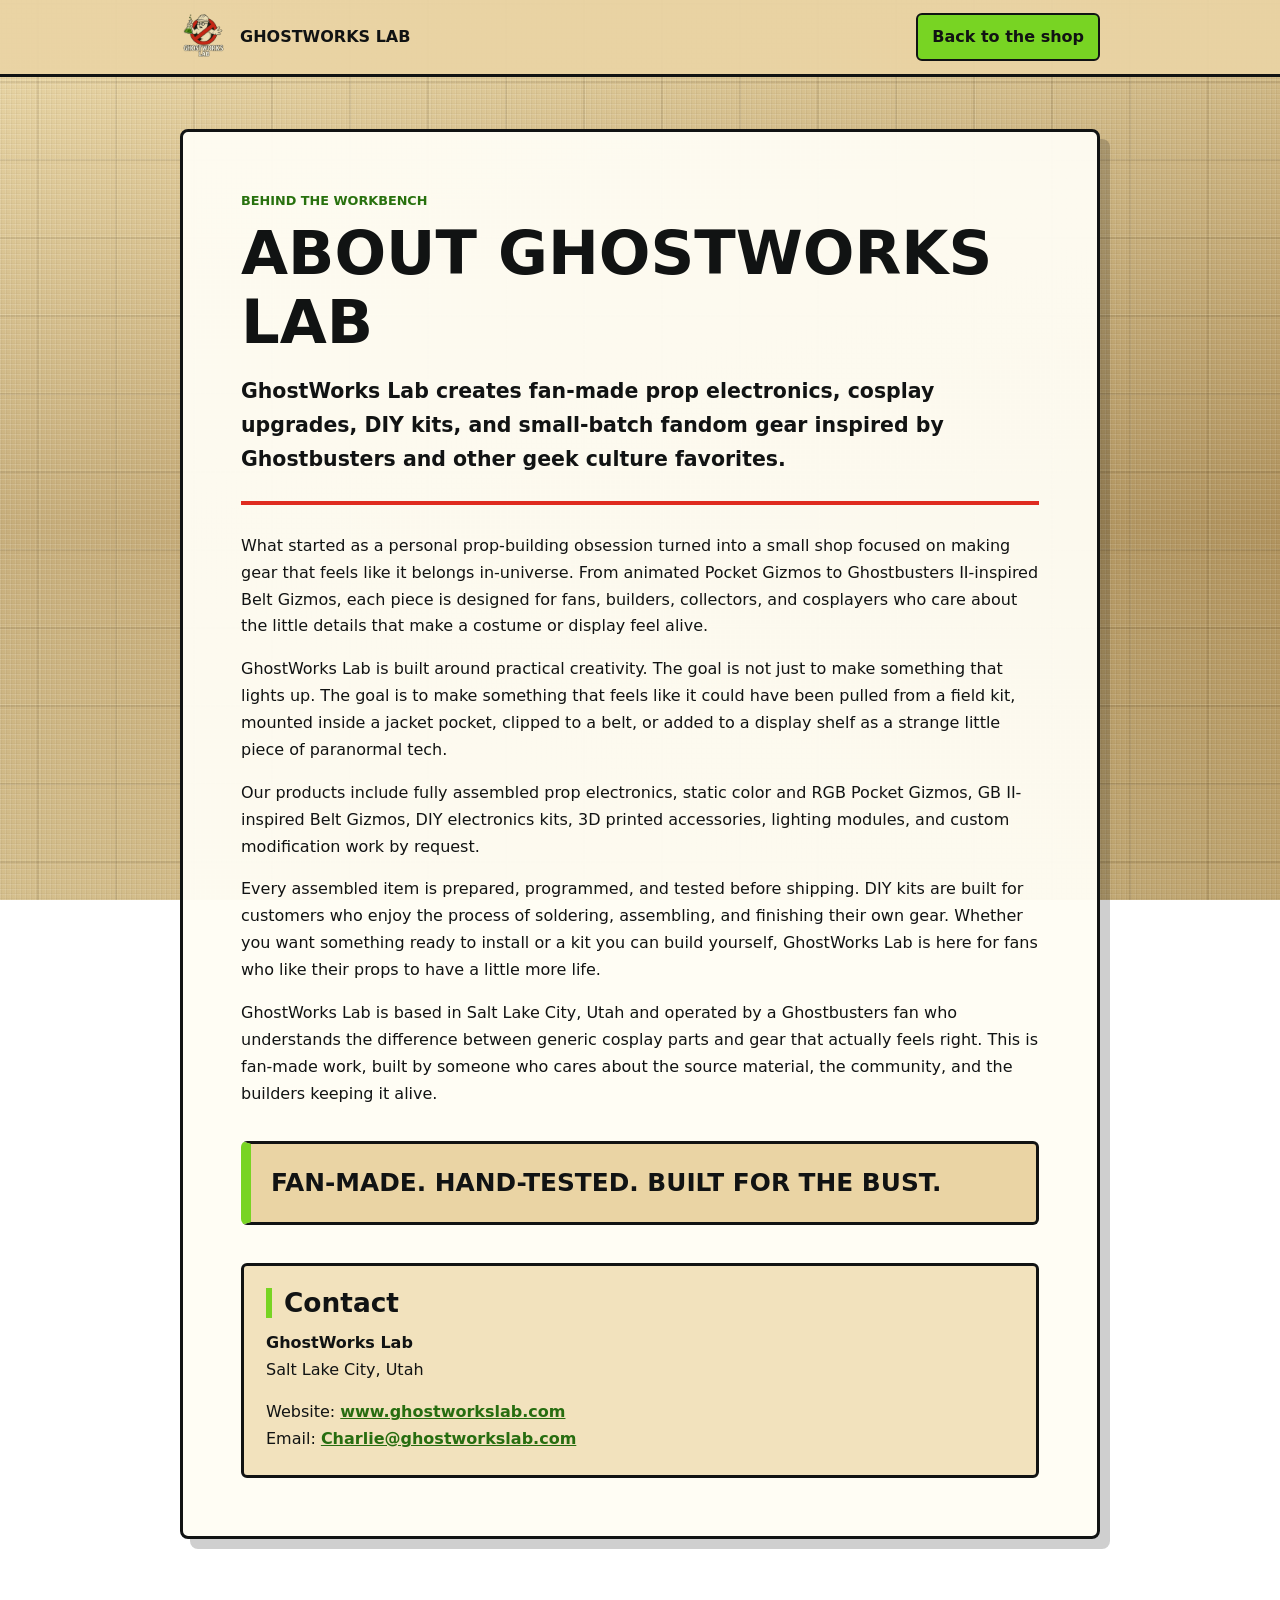
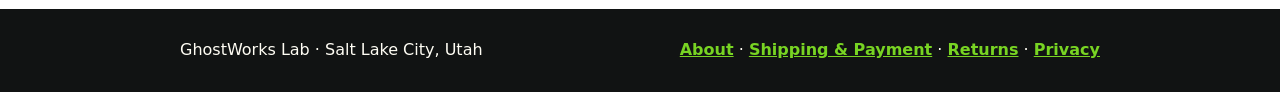
<file: about.html>
<!DOCTYPE html>
<html lang="en">
<head>
  <meta charset="utf-8">
  <meta name="viewport" content="width=device-width, initial-scale=1">
  <meta name="description" content="Meet GhostWorks Lab, a Salt Lake City creator of fan-made prop electronics, cosplay upgrades, DIY kits, and small-batch fandom gear.">
  <title>About Us | GhostWorks Lab</title>
  <link rel="canonical" href="https://ghostworkslab.com/about.html">
  <link rel="icon" type="image/png" href="logo.png">
  <link rel="apple-touch-icon" href="logo.png">
  <link rel="stylesheet" href="policy.css">
</head>
<body>
  <header class="policy-header">
    <nav class="policy-nav" aria-label="About page navigation">
      <a class="policy-brand" href="index.html"><img src="logo.png" alt=""><span>GhostWorks Lab</span></a>
      <a class="back-link" href="index.html#shop">Back to the shop</a>
    </nav>
  </header>

  <main class="policy-shell">
    <article class="policy-document">
      <p class="eyebrow">Behind the workbench</p>
      <h1>About GhostWorks Lab</h1>
      <p class="about-lede">GhostWorks Lab creates fan-made prop electronics, cosplay upgrades, DIY kits, and small-batch fandom gear inspired by Ghostbusters and other geek culture favorites.</p>

      <p>What started as a personal prop-building obsession turned into a small shop focused on making gear that feels like it belongs in-universe. From animated Pocket Gizmos to Ghostbusters II-inspired Belt Gizmos, each piece is designed for fans, builders, collectors, and cosplayers who care about the little details that make a costume or display feel alive.</p>

      <p>GhostWorks Lab is built around practical creativity. The goal is not just to make something that lights up. The goal is to make something that feels like it could have been pulled from a field kit, mounted inside a jacket pocket, clipped to a belt, or added to a display shelf as a strange little piece of paranormal tech.</p>

      <p>Our products include fully assembled prop electronics, static color and RGB Pocket Gizmos, GB II-inspired Belt Gizmos, DIY electronics kits, 3D printed accessories, lighting modules, and custom modification work by request.</p>

      <p>Every assembled item is prepared, programmed, and tested before shipping. DIY kits are built for customers who enjoy the process of soldering, assembling, and finishing their own gear. Whether you want something ready to install or a kit you can build yourself, GhostWorks Lab is here for fans who like their props to have a little more life.</p>

      <p>GhostWorks Lab is based in Salt Lake City, Utah and operated by a Ghostbusters fan who understands the difference between generic cosplay parts and gear that actually feels right. This is fan-made work, built by someone who cares about the source material, the community, and the builders keeping it alive.</p>

      <p class="about-tagline">Fan-made. Hand-tested. Built for the bust.</p>

      <section class="contact-panel" aria-labelledby="contact-heading">
        <h2 id="contact-heading">Contact</h2>
        <p><strong>GhostWorks Lab</strong><br>Salt Lake City, Utah</p>
        <p>Website: <a href="https://ghostworkslab.com/">www.ghostworkslab.com</a><br>Email: <a href="mailto:charlie@ghostworkslab.com">Charlie@ghostworkslab.com</a></p>
      </section>
    </article>
  </main>

  <footer class="policy-footer">
    <div class="policy-footer-inner">
      <span>GhostWorks Lab · Salt Lake City, Utah</span>
      <span><a href="about.html">About</a> · <a href="shipping.html">Shipping &amp; Payment</a> · <a href="returns.html">Returns</a> · <a href="privacy.html">Privacy</a></span>
    </div>
  </footer>
</body>
</html>
</file>
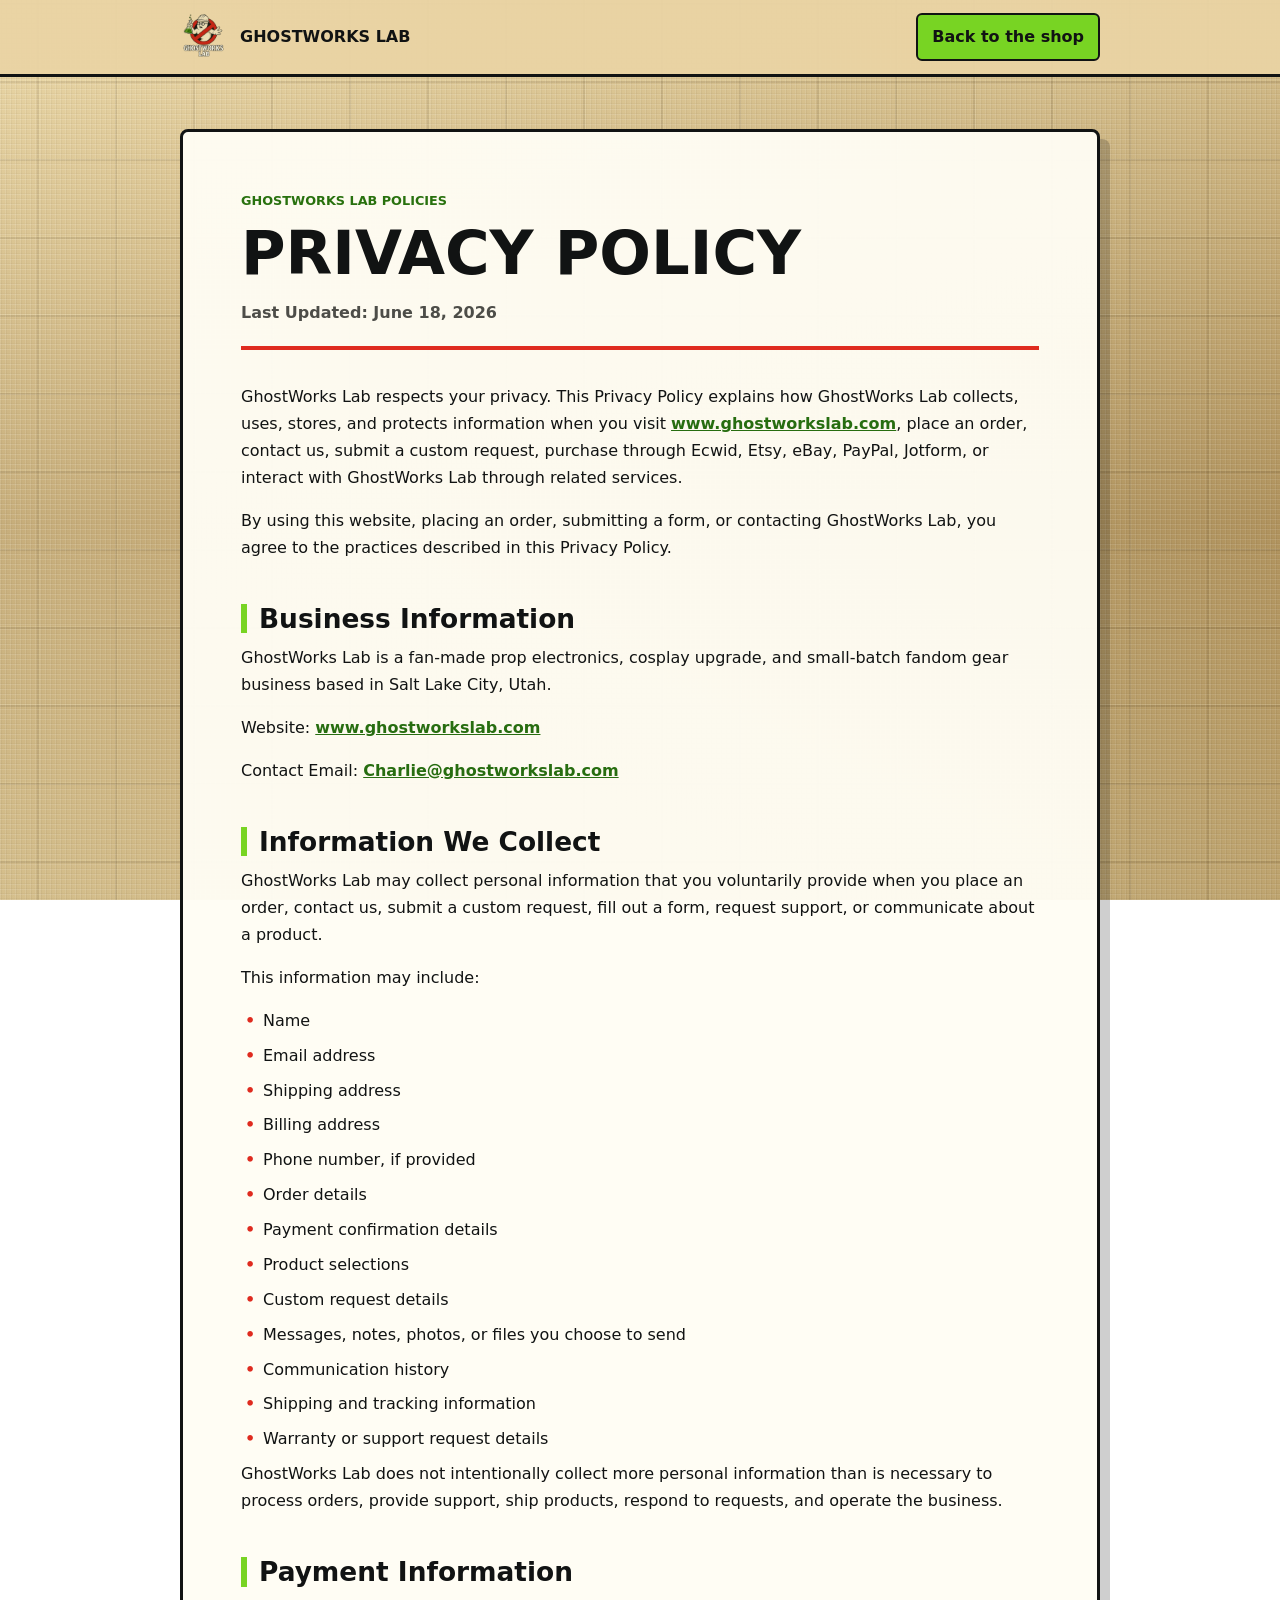
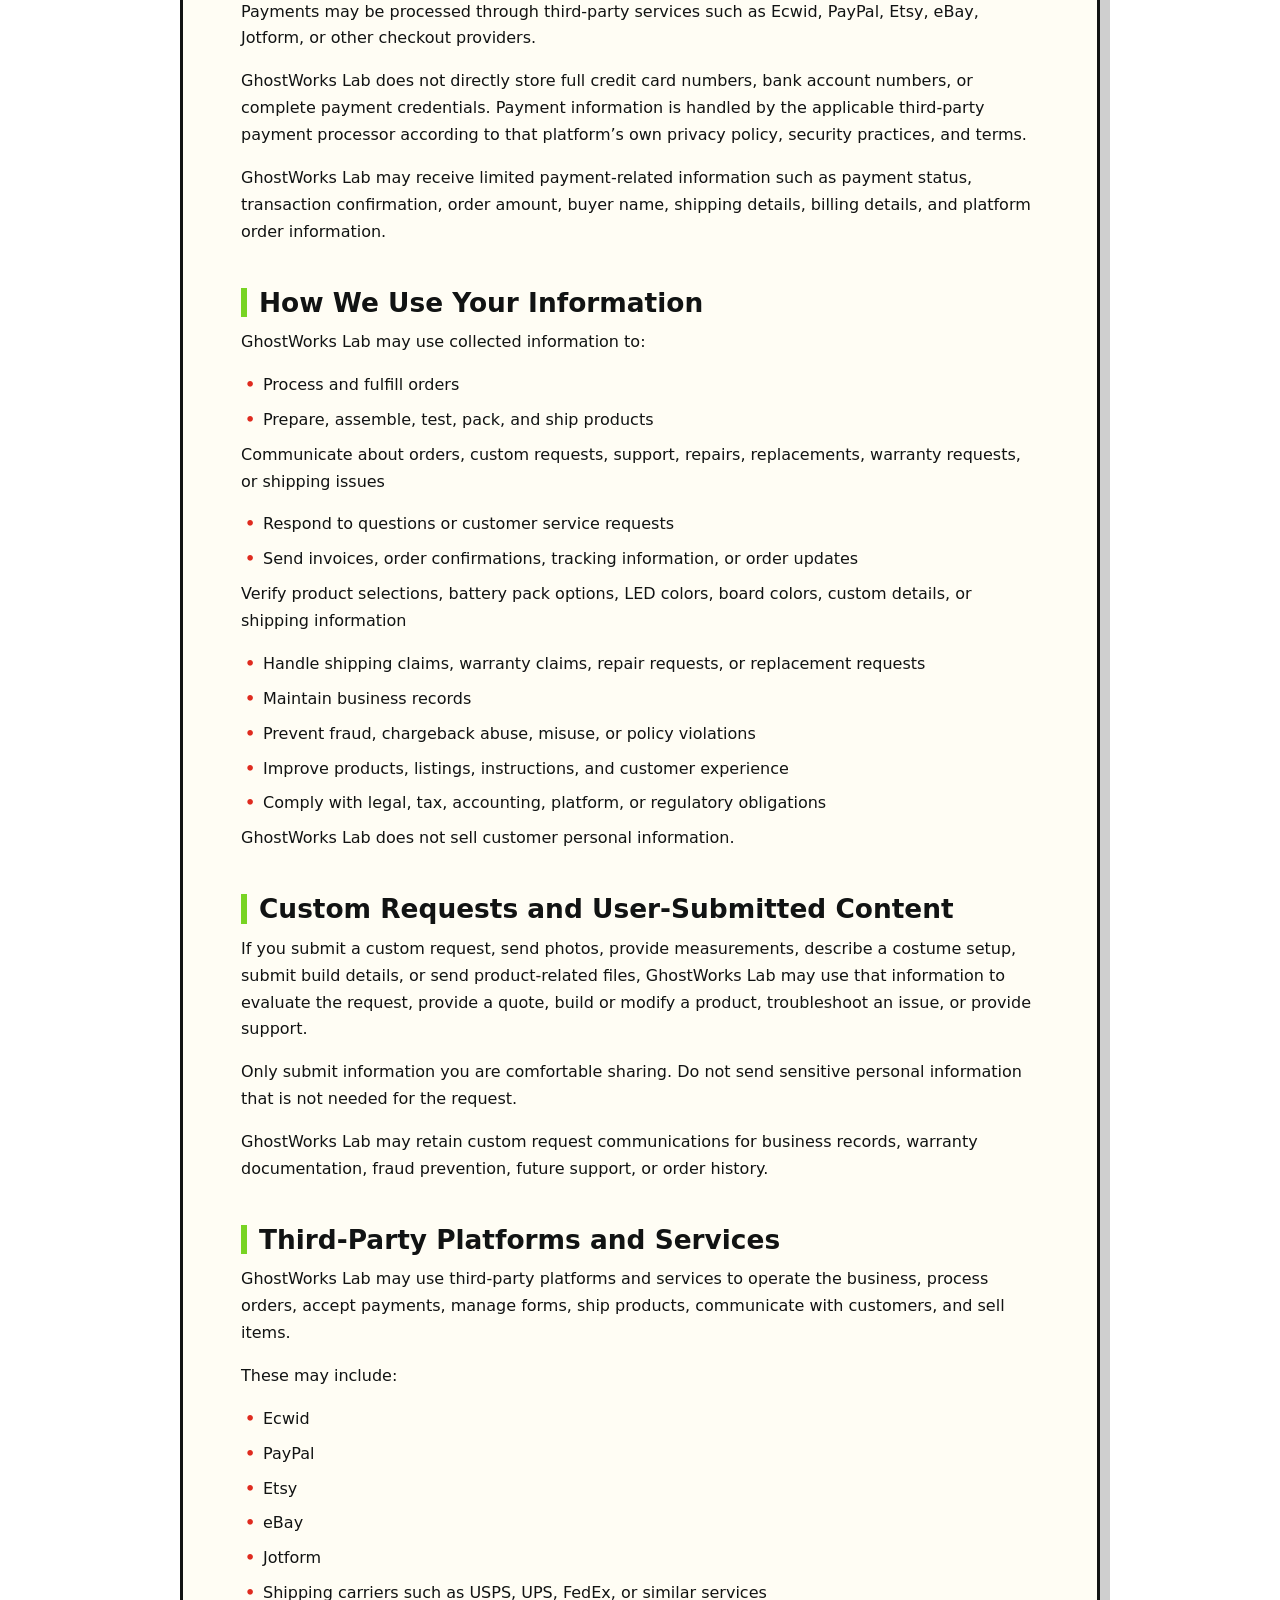
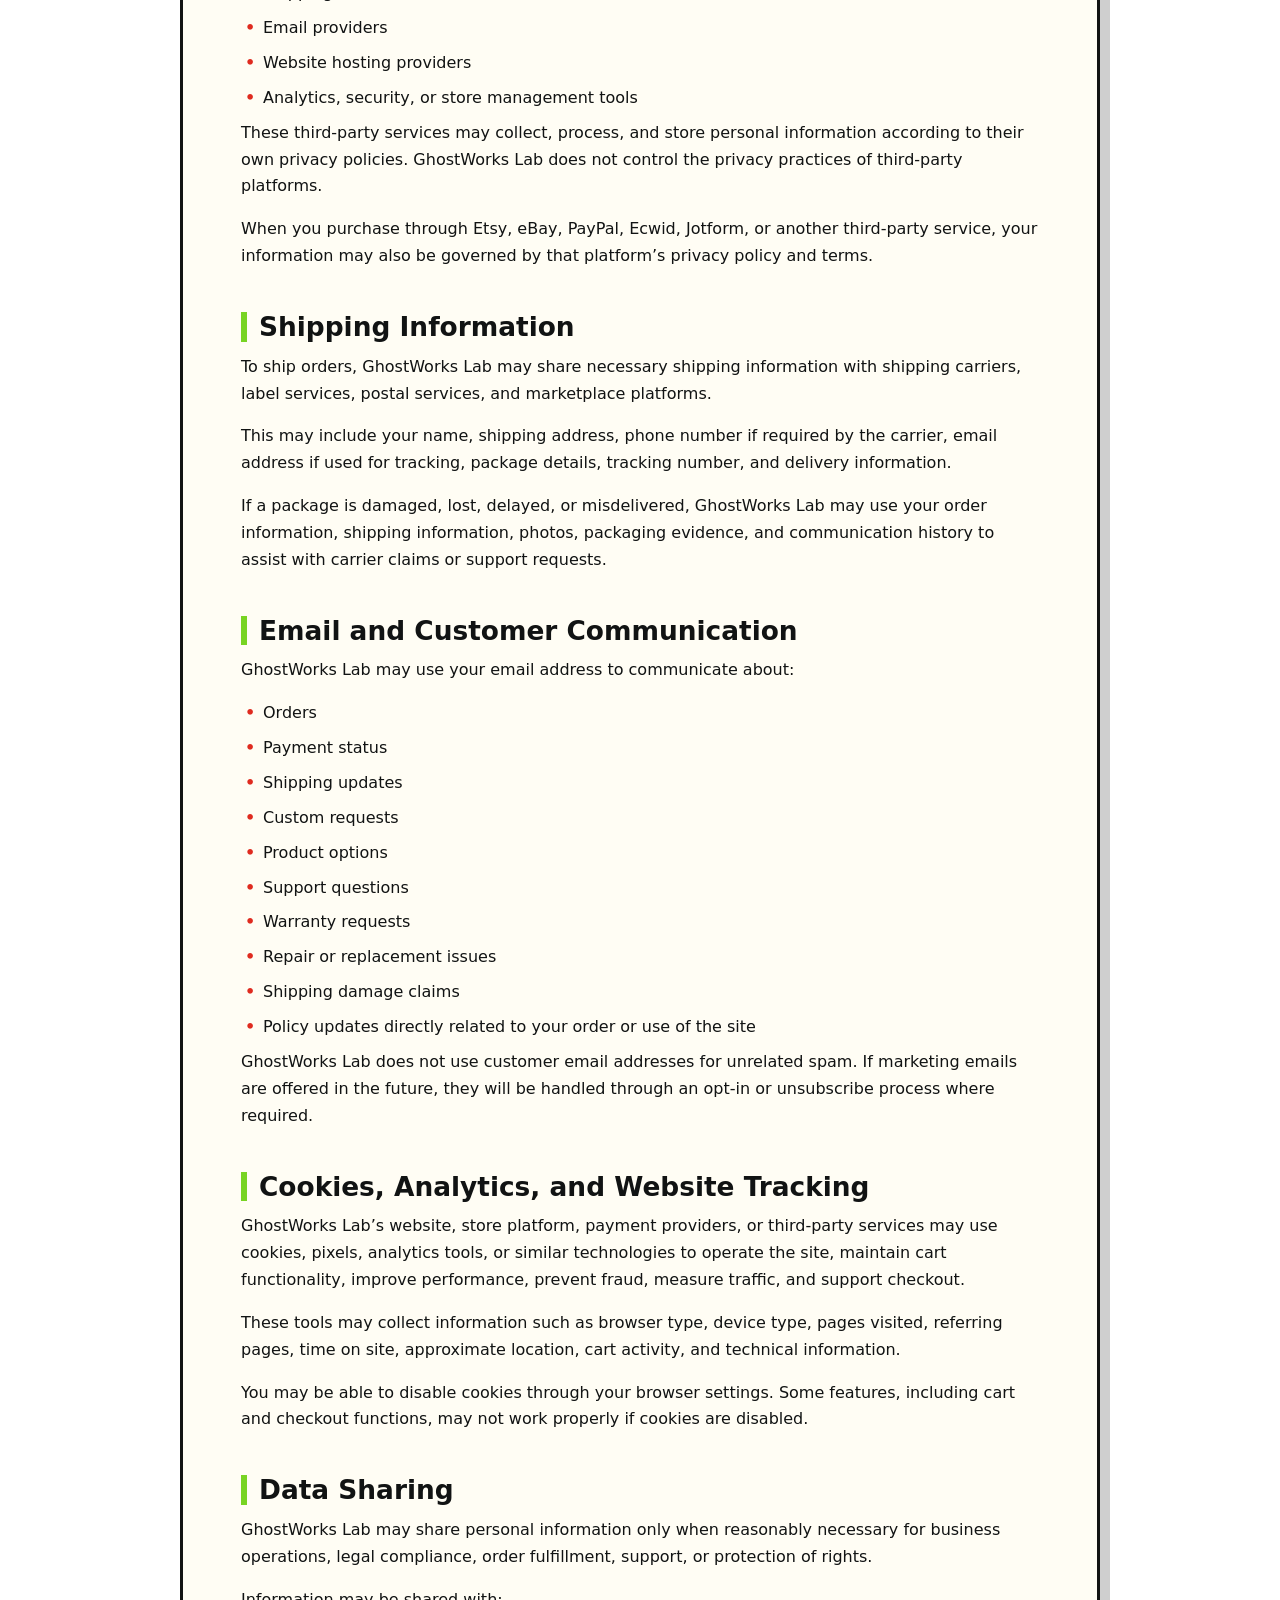
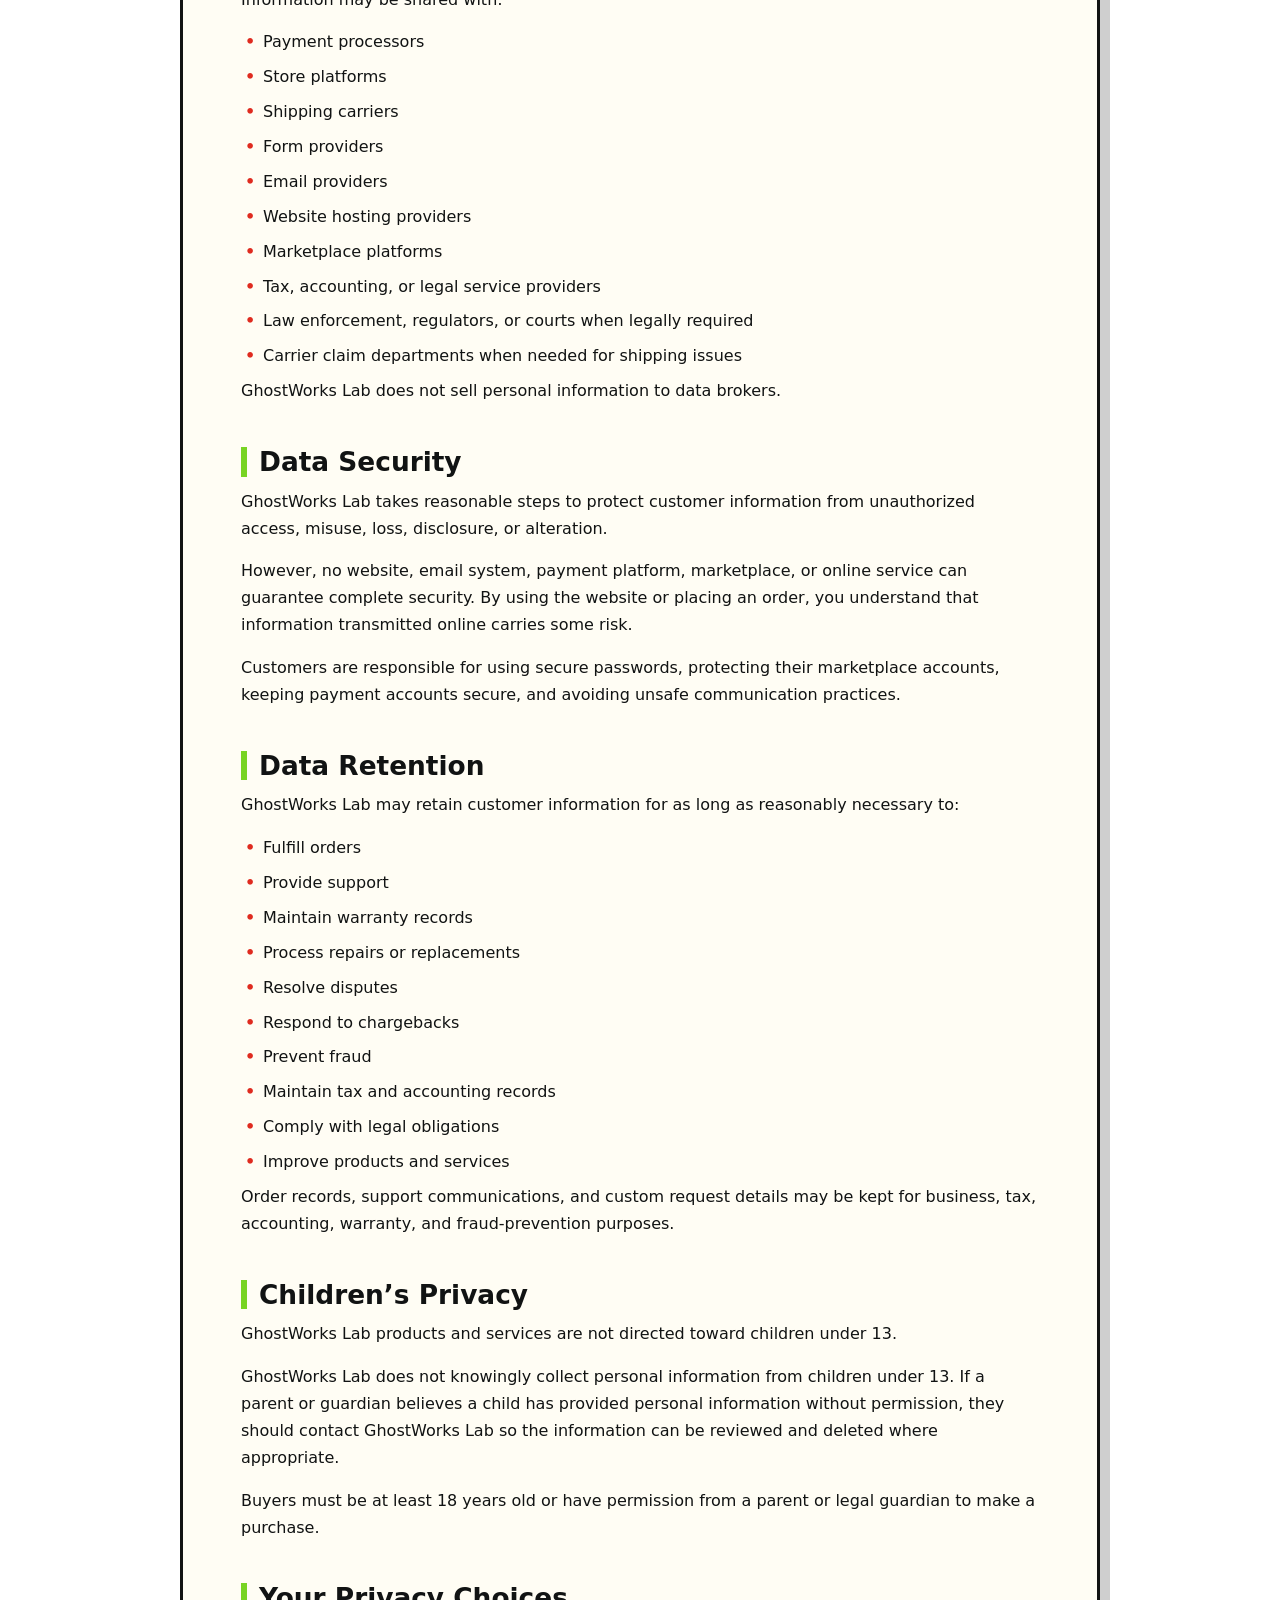
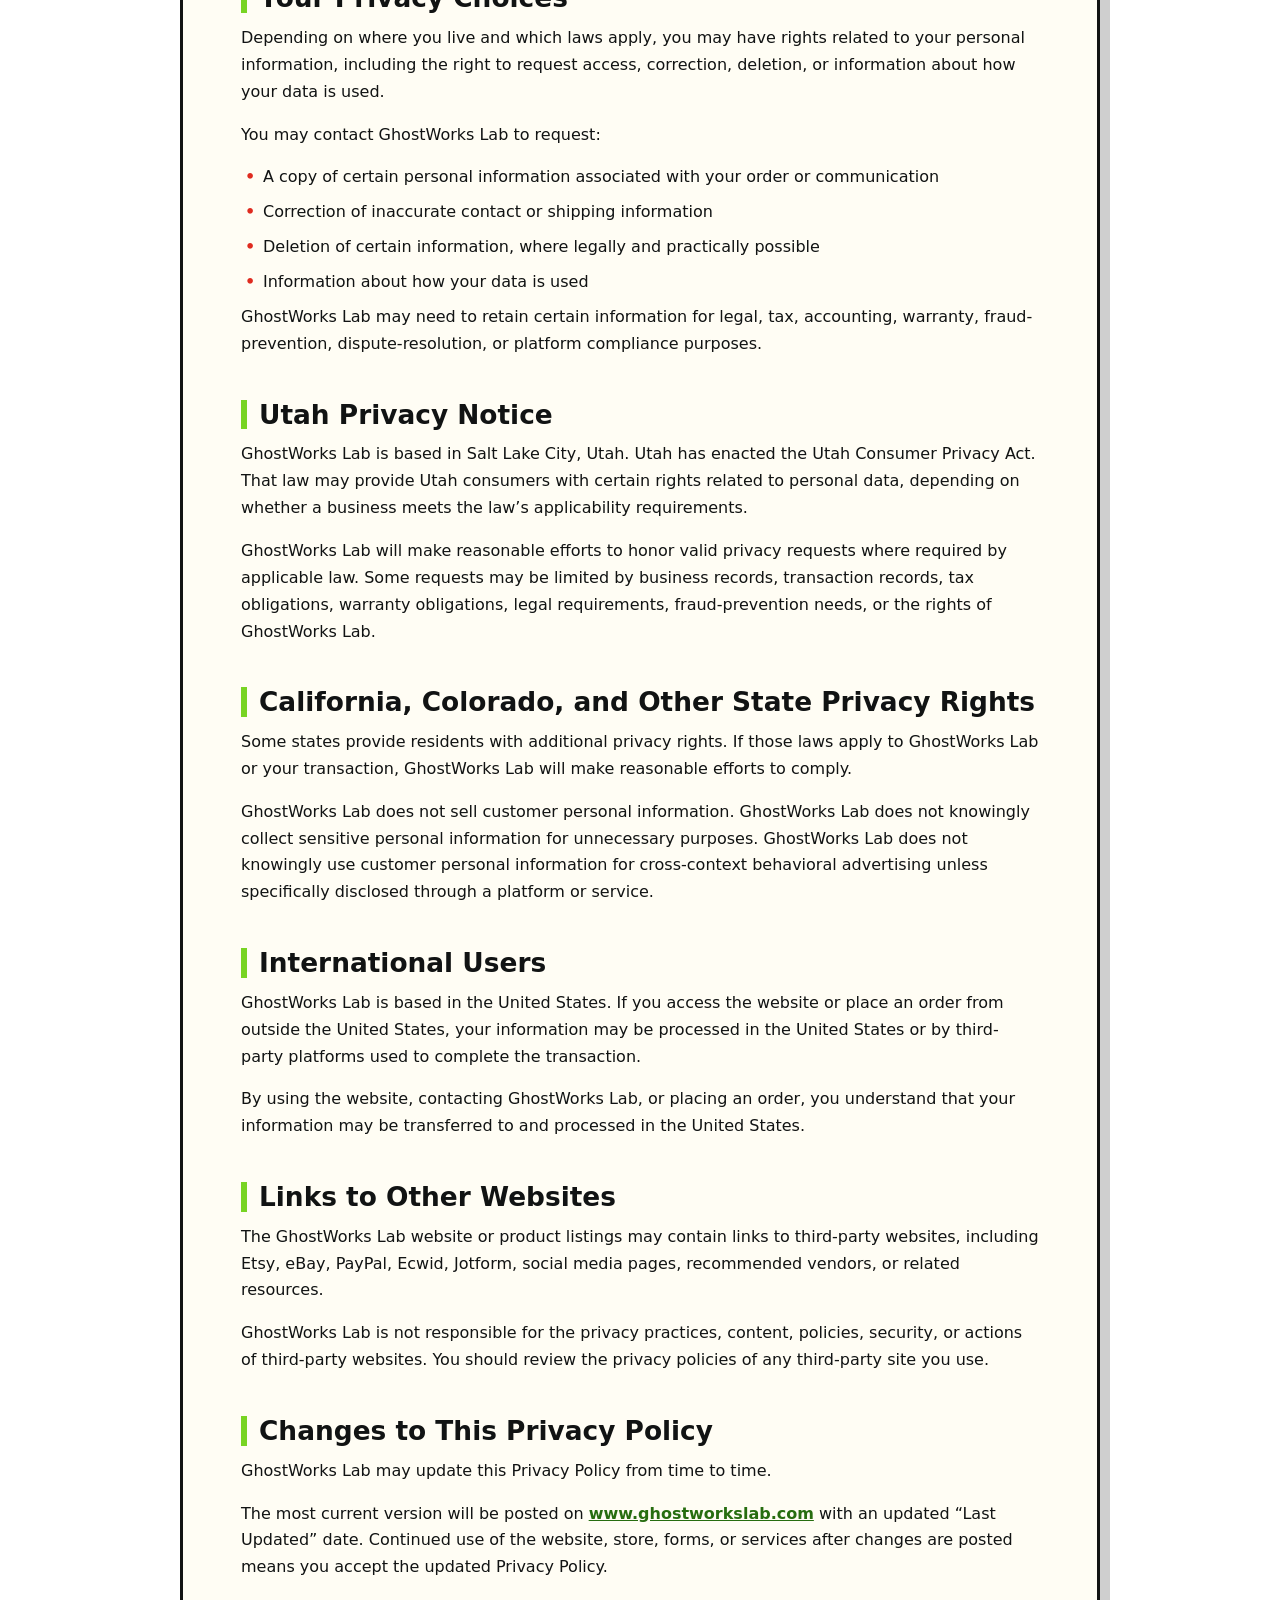
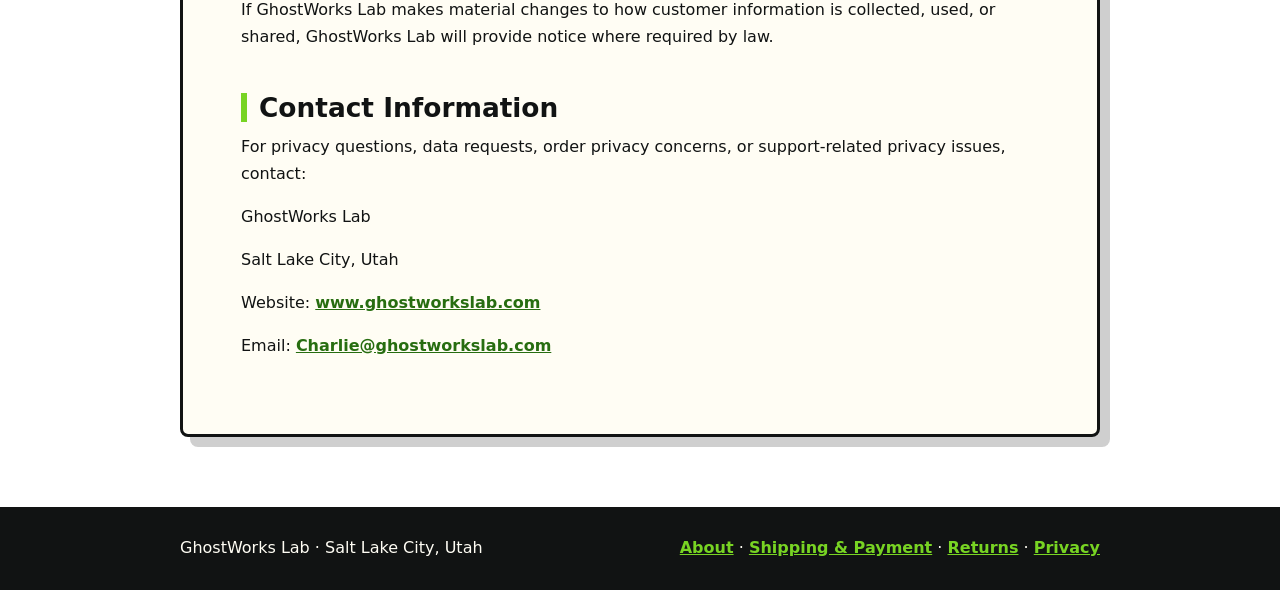
<file: privacy.html>
<!DOCTYPE html>
<html lang="en">
<head>
  <meta charset="utf-8">
  <meta name="viewport" content="width=device-width, initial-scale=1">
  <meta name="description" content="Privacy Policy for GhostWorks Lab orders and website visitors.">
  <title>Privacy Policy | GhostWorks Lab</title>
  <link rel="canonical" href="https://ghostworkslab.com/privacy.html">
  <link rel="icon" type="image/png" href="logo.png">
  <link rel="apple-touch-icon" href="logo.png">
  <link rel="stylesheet" href="policy.css">
</head>
<body>
  <header class="policy-header">
    <nav class="policy-nav" aria-label="Policy navigation">
      <a class="policy-brand" href="index.html"><img src="logo.png" alt=""><span>GhostWorks Lab</span></a>
      <a class="back-link" href="index.html#shop">Back to the shop</a>
    </nav>
  </header>
  <main class="policy-shell">
    <article class="policy-document">
      <p class="eyebrow">GhostWorks Lab policies</p>
      <h1>PRIVACY POLICY</h1>
      <p class="last-updated">Last Updated: June 18, 2026</p>
      <p>GhostWorks Lab respects your privacy. This Privacy Policy explains how GhostWorks Lab collects, uses, stores, and protects information when you visit <a href="https://ghostworkslab.com/">www.ghostworkslab.com</a>, place an order, contact us, submit a custom request, purchase through Ecwid, Etsy, eBay, PayPal, Jotform, or interact with GhostWorks Lab through related services.</p>
        <p>By using this website, placing an order, submitting a form, or contacting GhostWorks Lab, you agree to the practices described in this Privacy Policy.</p>
        <h2>Business Information</h2>
        <p>GhostWorks Lab is a fan-made prop electronics, cosplay upgrade, and small-batch fandom gear business based in Salt Lake City, Utah.</p>
        <p>Website: <a href="https://ghostworkslab.com/">www.ghostworkslab.com</a></p>
        <p>Contact Email: <a href="mailto:charlie@ghostworkslab.com">Charlie@ghostworkslab.com</a></p>
        <h2>Information We Collect</h2>
        <p>GhostWorks Lab may collect personal information that you voluntarily provide when you place an order, contact us, submit a custom request, fill out a form, request support, or communicate about a product.</p>
        <p>This information may include:</p>
        <p class="policy-point">Name</p>
        <p class="policy-point">Email address</p>
        <p class="policy-point">Shipping address</p>
        <p class="policy-point">Billing address</p>
        <p class="policy-point">Phone number, if provided</p>
        <p class="policy-point">Order details</p>
        <p class="policy-point">Payment confirmation details</p>
        <p class="policy-point">Product selections</p>
        <p class="policy-point">Custom request details</p>
        <p class="policy-point">Messages, notes, photos, or files you choose to send</p>
        <p class="policy-point">Communication history</p>
        <p class="policy-point">Shipping and tracking information</p>
        <p class="policy-point">Warranty or support request details</p>
        <p>GhostWorks Lab does not intentionally collect more personal information than is necessary to process orders, provide support, ship products, respond to requests, and operate the business.</p>
        <h2>Payment Information</h2>
        <p>Payments may be processed through third-party services such as Ecwid, PayPal, Etsy, eBay, Jotform, or other checkout providers.</p>
        <p>GhostWorks Lab does not directly store full credit card numbers, bank account numbers, or complete payment credentials. Payment information is handled by the applicable third-party payment processor according to that platform’s own privacy policy, security practices, and terms.</p>
        <p>GhostWorks Lab may receive limited payment-related information such as payment status, transaction confirmation, order amount, buyer name, shipping details, billing details, and platform order information.</p>
        <h2>How We Use Your Information</h2>
        <p>GhostWorks Lab may use collected information to:</p>
        <p class="policy-point">Process and fulfill orders</p>
        <p class="policy-point">Prepare, assemble, test, pack, and ship products</p>
        <p>Communicate about orders, custom requests, support, repairs, replacements, warranty requests, or shipping issues</p>
        <p class="policy-point">Respond to questions or customer service requests</p>
        <p class="policy-point">Send invoices, order confirmations, tracking information, or order updates</p>
        <p>Verify product selections, battery pack options, LED colors, board colors, custom details, or shipping information</p>
        <p class="policy-point">Handle shipping claims, warranty claims, repair requests, or replacement requests</p>
        <p class="policy-point">Maintain business records</p>
        <p class="policy-point">Prevent fraud, chargeback abuse, misuse, or policy violations</p>
        <p class="policy-point">Improve products, listings, instructions, and customer experience</p>
        <p class="policy-point">Comply with legal, tax, accounting, platform, or regulatory obligations</p>
        <p>GhostWorks Lab does not sell customer personal information.</p>
        <h2>Custom Requests and User-Submitted Content</h2>
        <p>If you submit a custom request, send photos, provide measurements, describe a costume setup, submit build details, or send product-related files, GhostWorks Lab may use that information to evaluate the request, provide a quote, build or modify a product, troubleshoot an issue, or provide support.</p>
        <p>Only submit information you are comfortable sharing. Do not send sensitive personal information that is not needed for the request.</p>
        <p>GhostWorks Lab may retain custom request communications for business records, warranty documentation, fraud prevention, future support, or order history.</p>
        <h2>Third-Party Platforms and Services</h2>
        <p>GhostWorks Lab may use third-party platforms and services to operate the business, process orders, accept payments, manage forms, ship products, communicate with customers, and sell items.</p>
        <p>These may include:</p>
        <p class="policy-point">Ecwid</p>
        <p class="policy-point">PayPal</p>
        <p class="policy-point">Etsy</p>
        <p class="policy-point">eBay</p>
        <p class="policy-point">Jotform</p>
        <p class="policy-point">Shipping carriers such as USPS, UPS, FedEx, or similar services</p>
        <p class="policy-point">Email providers</p>
        <p class="policy-point">Website hosting providers</p>
        <p class="policy-point">Analytics, security, or store management tools</p>
        <p>These third-party services may collect, process, and store personal information according to their own privacy policies. GhostWorks Lab does not control the privacy practices of third-party platforms.</p>
        <p>When you purchase through Etsy, eBay, PayPal, Ecwid, Jotform, or another third-party service, your information may also be governed by that platform’s privacy policy and terms.</p>
        <h2>Shipping Information</h2>
        <p>To ship orders, GhostWorks Lab may share necessary shipping information with shipping carriers, label services, postal services, and marketplace platforms.</p>
        <p>This may include your name, shipping address, phone number if required by the carrier, email address if used for tracking, package details, tracking number, and delivery information.</p>
        <p>If a package is damaged, lost, delayed, or misdelivered, GhostWorks Lab may use your order information, shipping information, photos, packaging evidence, and communication history to assist with carrier claims or support requests.</p>
        <h2>Email and Customer Communication</h2>
        <p>GhostWorks Lab may use your email address to communicate about:</p>
        <p class="policy-point">Orders</p>
        <p class="policy-point">Payment status</p>
        <p class="policy-point">Shipping updates</p>
        <p class="policy-point">Custom requests</p>
        <p class="policy-point">Product options</p>
        <p class="policy-point">Support questions</p>
        <p class="policy-point">Warranty requests</p>
        <p class="policy-point">Repair or replacement issues</p>
        <p class="policy-point">Shipping damage claims</p>
        <p class="policy-point">Policy updates directly related to your order or use of the site</p>
        <p>GhostWorks Lab does not use customer email addresses for unrelated spam. If marketing emails are offered in the future, they will be handled through an opt-in or unsubscribe process where required.</p>
        <h2>Cookies, Analytics, and Website Tracking</h2>
        <p>GhostWorks Lab’s website, store platform, payment providers, or third-party services may use cookies, pixels, analytics tools, or similar technologies to operate the site, maintain cart functionality, improve performance, prevent fraud, measure traffic, and support checkout.</p>
        <p>These tools may collect information such as browser type, device type, pages visited, referring pages, time on site, approximate location, cart activity, and technical information.</p>
        <p>You may be able to disable cookies through your browser settings. Some features, including cart and checkout functions, may not work properly if cookies are disabled.</p>
        <h2>Data Sharing</h2>
        <p>GhostWorks Lab may share personal information only when reasonably necessary for business operations, legal compliance, order fulfillment, support, or protection of rights.</p>
        <p>Information may be shared with:</p>
        <p class="policy-point">Payment processors</p>
        <p class="policy-point">Store platforms</p>
        <p class="policy-point">Shipping carriers</p>
        <p class="policy-point">Form providers</p>
        <p class="policy-point">Email providers</p>
        <p class="policy-point">Website hosting providers</p>
        <p class="policy-point">Marketplace platforms</p>
        <p class="policy-point">Tax, accounting, or legal service providers</p>
        <p class="policy-point">Law enforcement, regulators, or courts when legally required</p>
        <p class="policy-point">Carrier claim departments when needed for shipping issues</p>
        <p>GhostWorks Lab does not sell personal information to data brokers.</p>
        <h2>Data Security</h2>
        <p>GhostWorks Lab takes reasonable steps to protect customer information from unauthorized access, misuse, loss, disclosure, or alteration.</p>
        <p>However, no website, email system, payment platform, marketplace, or online service can guarantee complete security. By using the website or placing an order, you understand that information transmitted online carries some risk.</p>
        <p>Customers are responsible for using secure passwords, protecting their marketplace accounts, keeping payment accounts secure, and avoiding unsafe communication practices.</p>
        <h2>Data Retention</h2>
        <p>GhostWorks Lab may retain customer information for as long as reasonably necessary to:</p>
        <p class="policy-point">Fulfill orders</p>
        <p class="policy-point">Provide support</p>
        <p class="policy-point">Maintain warranty records</p>
        <p class="policy-point">Process repairs or replacements</p>
        <p class="policy-point">Resolve disputes</p>
        <p class="policy-point">Respond to chargebacks</p>
        <p class="policy-point">Prevent fraud</p>
        <p class="policy-point">Maintain tax and accounting records</p>
        <p class="policy-point">Comply with legal obligations</p>
        <p class="policy-point">Improve products and services</p>
        <p>Order records, support communications, and custom request details may be kept for business, tax, accounting, warranty, and fraud-prevention purposes.</p>
        <h2>Children’s Privacy</h2>
        <p>GhostWorks Lab products and services are not directed toward children under 13.</p>
        <p>GhostWorks Lab does not knowingly collect personal information from children under 13. If a parent or guardian believes a child has provided personal information without permission, they should contact GhostWorks Lab so the information can be reviewed and deleted where appropriate.</p>
        <p>Buyers must be at least 18 years old or have permission from a parent or legal guardian to make a purchase.</p>
        <h2>Your Privacy Choices</h2>
        <p>Depending on where you live and which laws apply, you may have rights related to your personal information, including the right to request access, correction, deletion, or information about how your data is used.</p>
        <p>You may contact GhostWorks Lab to request:</p>
        <p class="policy-point">A copy of certain personal information associated with your order or communication</p>
        <p class="policy-point">Correction of inaccurate contact or shipping information</p>
        <p class="policy-point">Deletion of certain information, where legally and practically possible</p>
        <p class="policy-point">Information about how your data is used</p>
        <p>GhostWorks Lab may need to retain certain information for legal, tax, accounting, warranty, fraud-prevention, dispute-resolution, or platform compliance purposes.</p>
        <h2>Utah Privacy Notice</h2>
        <p>GhostWorks Lab is based in Salt Lake City, Utah. Utah has enacted the Utah Consumer Privacy Act. That law may provide Utah consumers with certain rights related to personal data, depending on whether a business meets the law’s applicability requirements.</p>
        <p>GhostWorks Lab will make reasonable efforts to honor valid privacy requests where required by applicable law. Some requests may be limited by business records, transaction records, tax obligations, warranty obligations, legal requirements, fraud-prevention needs, or the rights of GhostWorks Lab.</p>
        <h2>California, Colorado, and Other State Privacy Rights</h2>
        <p>Some states provide residents with additional privacy rights. If those laws apply to GhostWorks Lab or your transaction, GhostWorks Lab will make reasonable efforts to comply.</p>
        <p>GhostWorks Lab does not sell customer personal information. GhostWorks Lab does not knowingly collect sensitive personal information for unnecessary purposes. GhostWorks Lab does not knowingly use customer personal information for cross-context behavioral advertising unless specifically disclosed through a platform or service.</p>
        <h2>International Users</h2>
        <p>GhostWorks Lab is based in the United States. If you access the website or place an order from outside the United States, your information may be processed in the United States or by third-party platforms used to complete the transaction.</p>
        <p>By using the website, contacting GhostWorks Lab, or placing an order, you understand that your information may be transferred to and processed in the United States.</p>
        <h2>Links to Other Websites</h2>
        <p>The GhostWorks Lab website or product listings may contain links to third-party websites, including Etsy, eBay, PayPal, Ecwid, Jotform, social media pages, recommended vendors, or related resources.</p>
        <p>GhostWorks Lab is not responsible for the privacy practices, content, policies, security, or actions of third-party websites. You should review the privacy policies of any third-party site you use.</p>
        <h2>Changes to This Privacy Policy</h2>
        <p>GhostWorks Lab may update this Privacy Policy from time to time.</p>
        <p>The most current version will be posted on <a href="https://ghostworkslab.com/">www.ghostworkslab.com</a> with an updated “Last Updated” date. Continued use of the website, store, forms, or services after changes are posted means you accept the updated Privacy Policy.</p>
        <p>If GhostWorks Lab makes material changes to how customer information is collected, used, or shared, GhostWorks Lab will provide notice where required by law.</p>
        <h2>Contact Information</h2>
        <p>For privacy questions, data requests, order privacy concerns, or support-related privacy issues, contact:</p>
        <p>GhostWorks Lab</p>
        <p>Salt Lake City, Utah</p>
        <p>Website: <a href="https://ghostworkslab.com/">www.ghostworkslab.com</a></p>
        <p>Email: <a href="mailto:charlie@ghostworkslab.com">Charlie@ghostworkslab.com</a></p>
    </article>
  </main>
  <footer class="policy-footer">
    <div class="policy-footer-inner">
      <span>GhostWorks Lab · Salt Lake City, Utah</span>
      <span><a href="about.html">About</a> · <a href="shipping.html">Shipping &amp; Payment</a> · <a href="returns.html">Returns</a> · <a href="privacy.html">Privacy</a></span>
    </div>
  </footer>
</body>
</html>
</file>
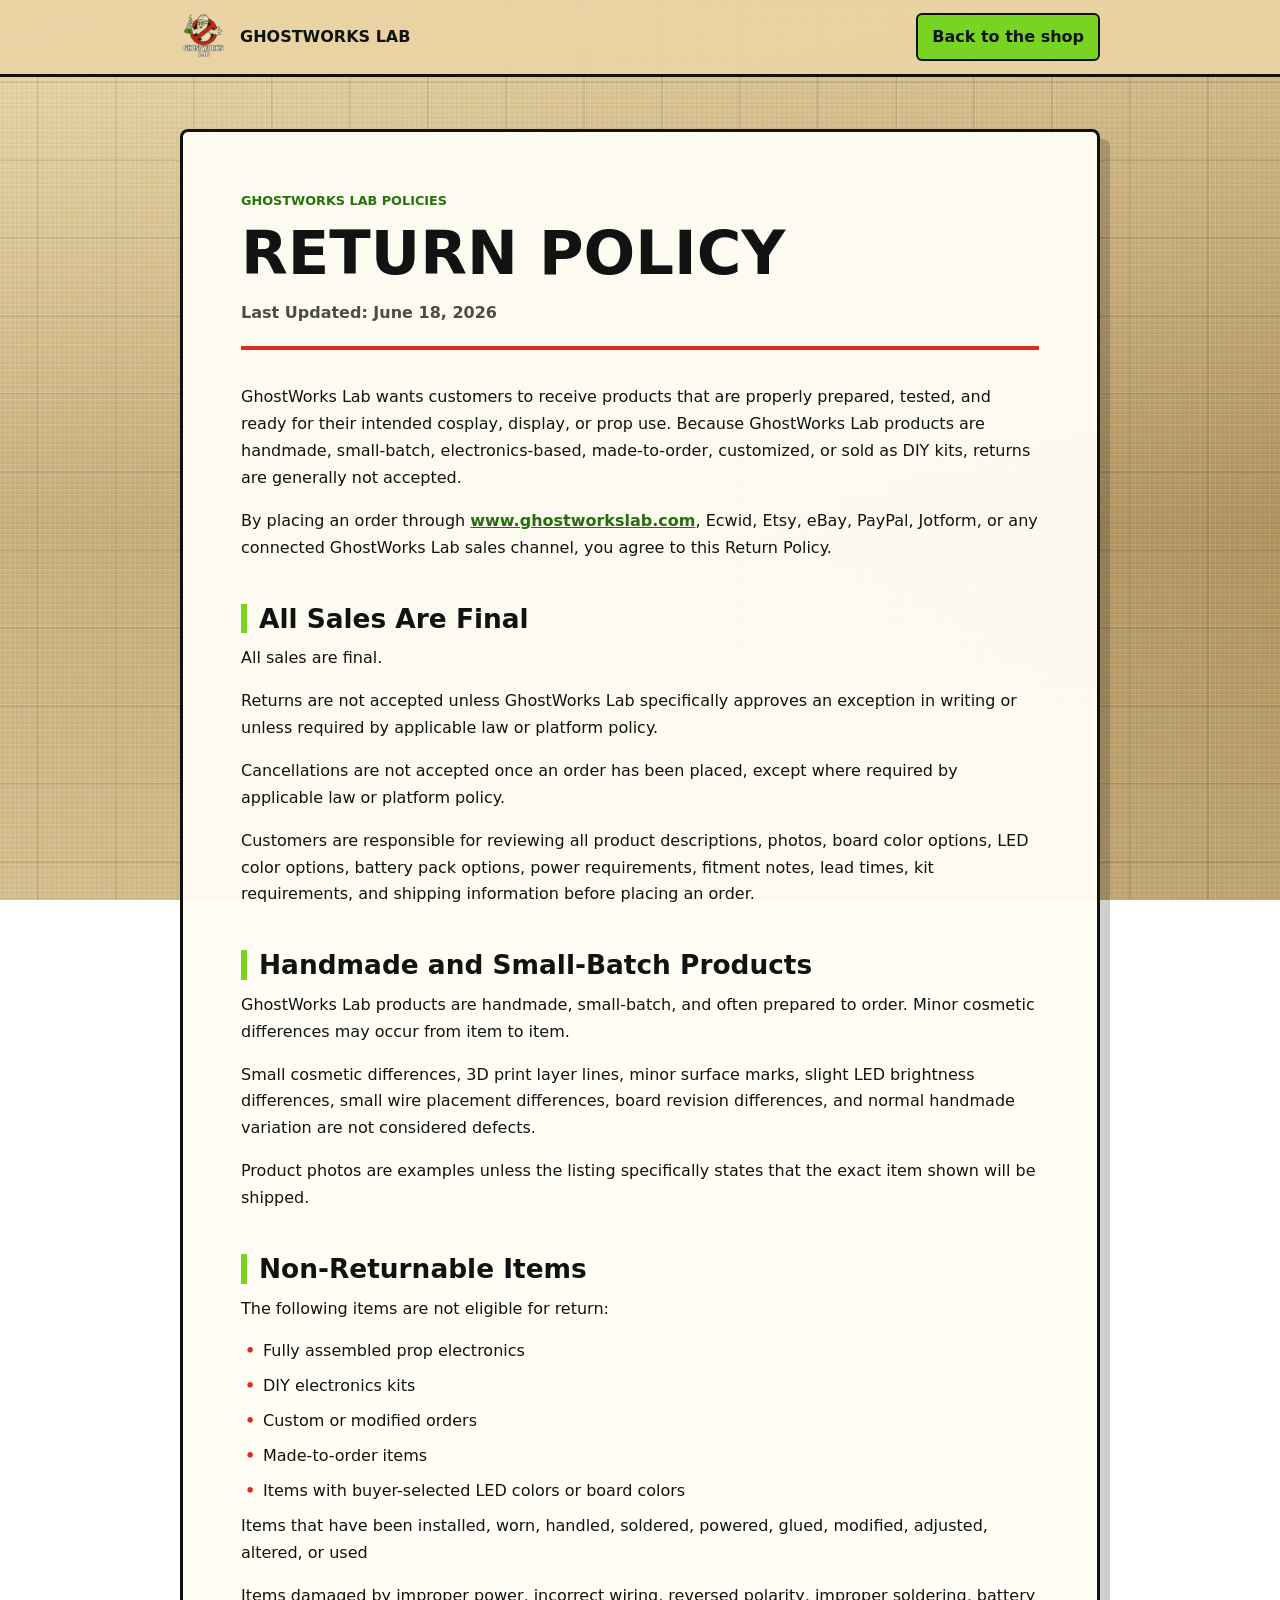
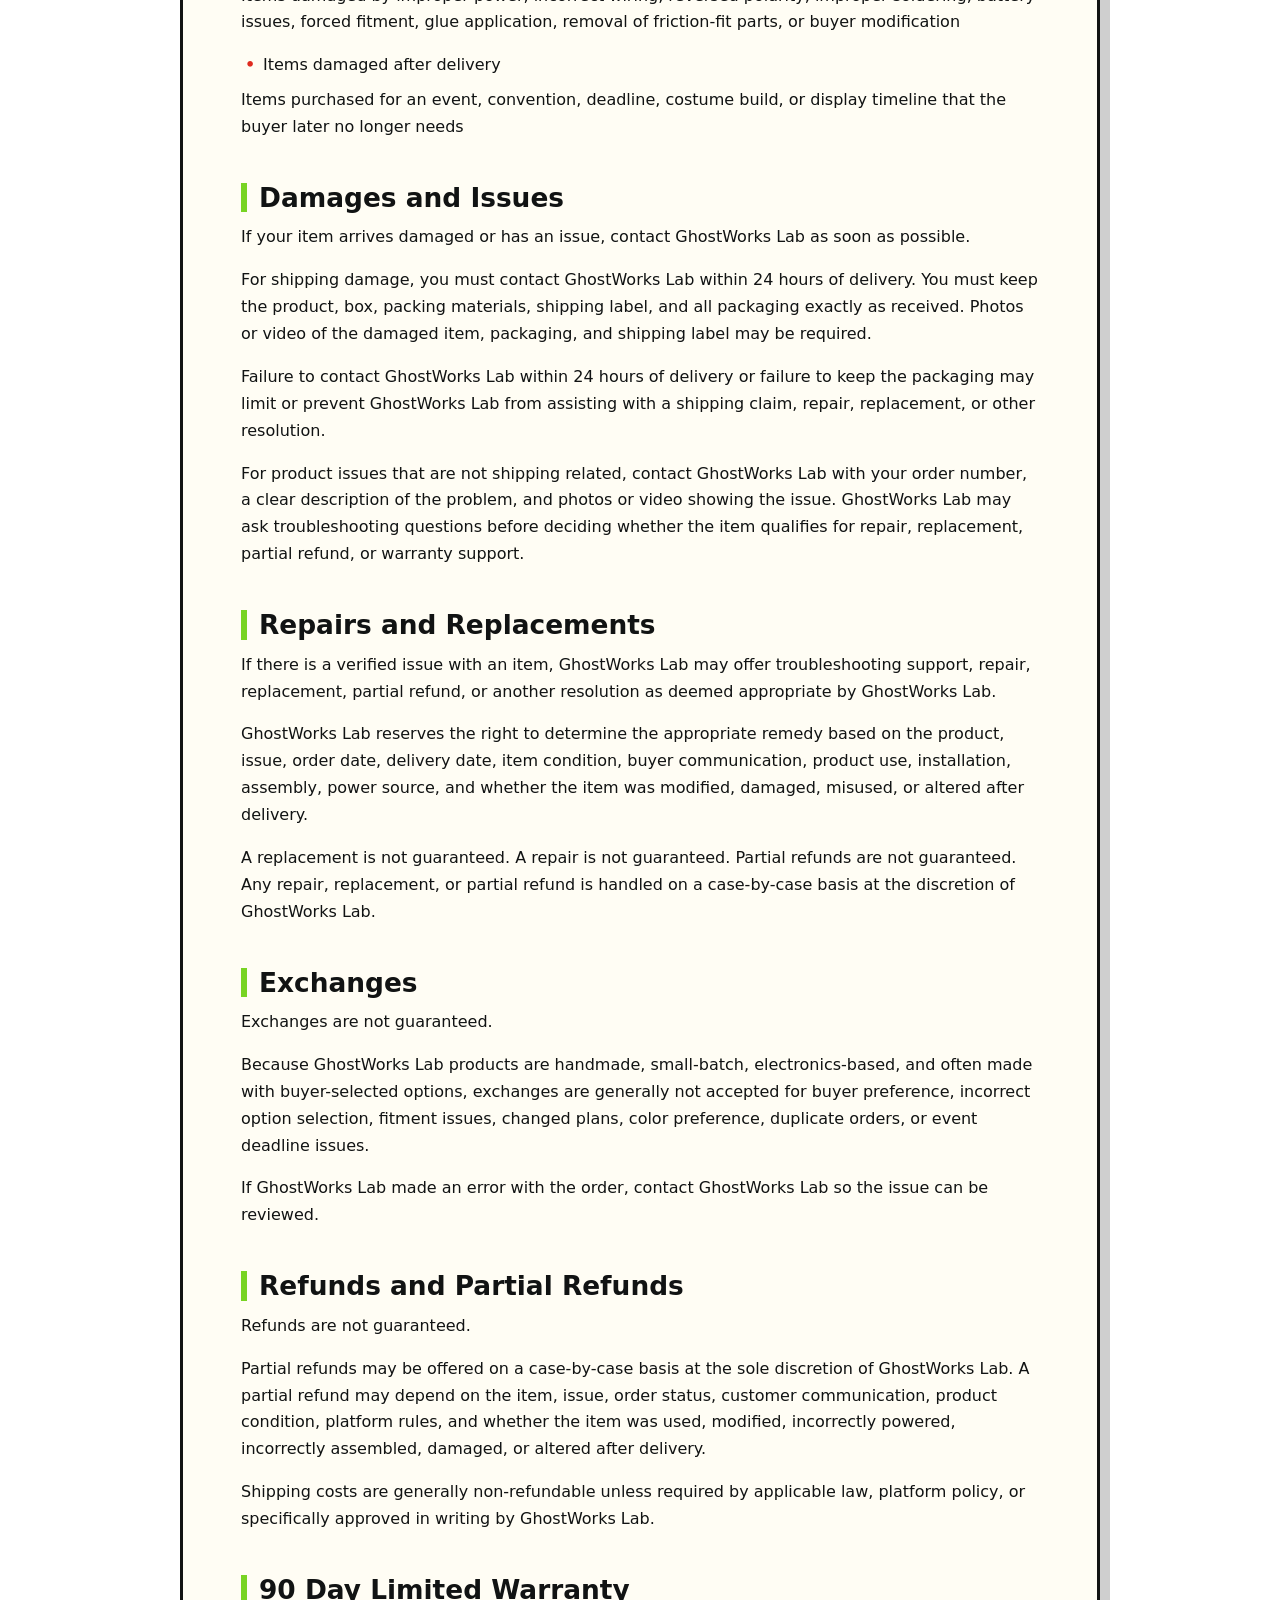
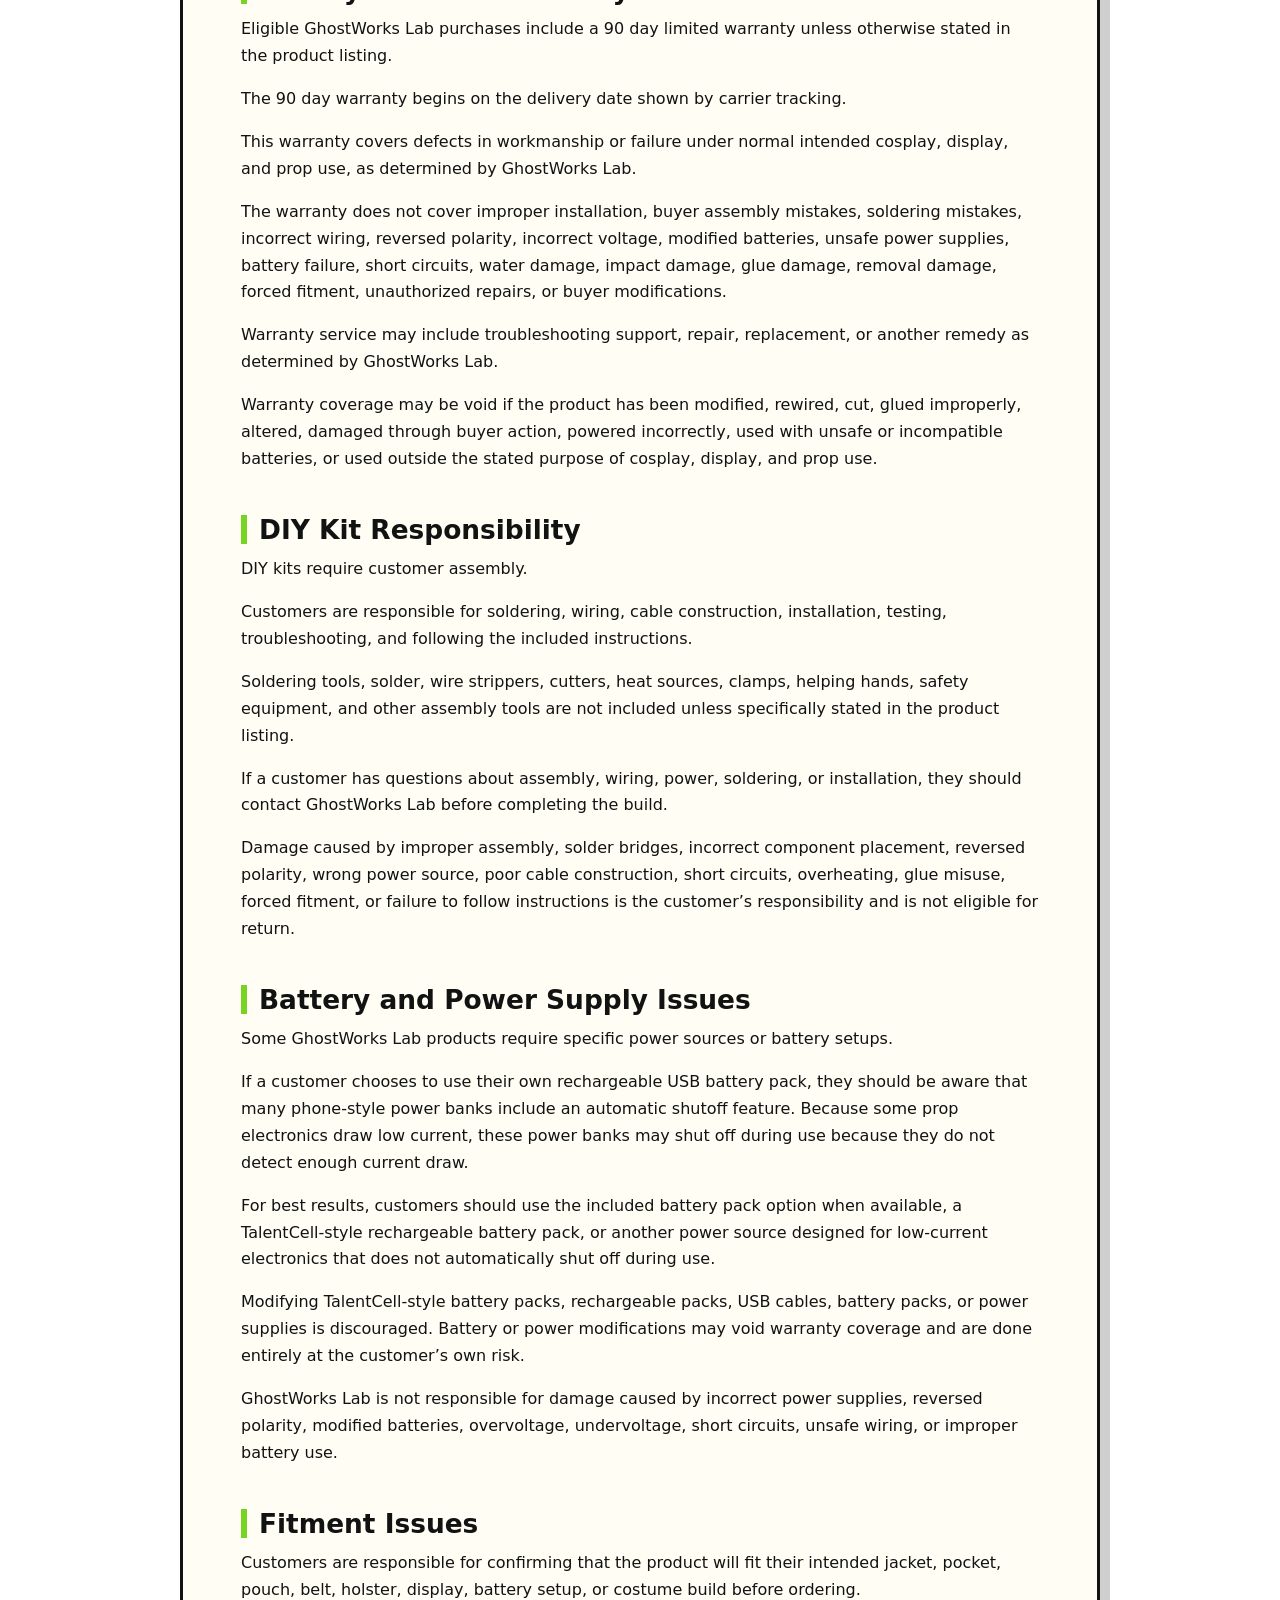
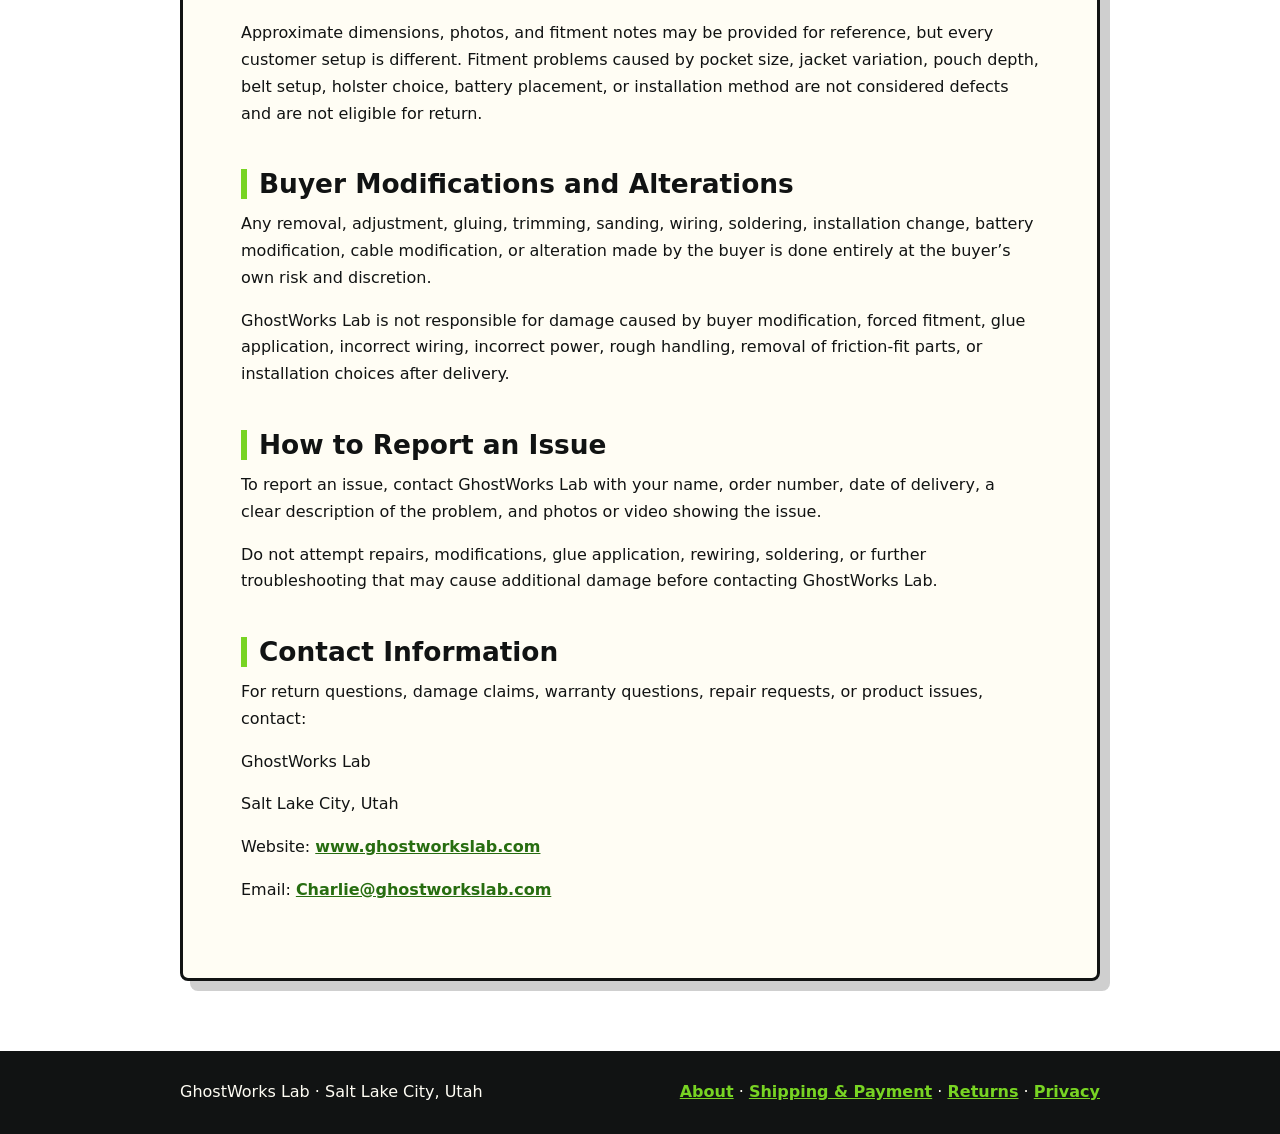
<file: returns.html>
<!DOCTYPE html>
<html lang="en">
<head>
  <meta charset="utf-8">
  <meta name="viewport" content="width=device-width, initial-scale=1">
  <meta name="description" content="Return Policy for GhostWorks Lab orders and website visitors.">
  <title>Return Policy | GhostWorks Lab</title>
  <link rel="canonical" href="https://ghostworkslab.com/returns.html">
  <link rel="icon" type="image/png" href="logo.png">
  <link rel="apple-touch-icon" href="logo.png">
  <link rel="stylesheet" href="policy.css">
</head>
<body>
  <header class="policy-header">
    <nav class="policy-nav" aria-label="Policy navigation">
      <a class="policy-brand" href="index.html"><img src="logo.png" alt=""><span>GhostWorks Lab</span></a>
      <a class="back-link" href="index.html#shop">Back to the shop</a>
    </nav>
  </header>
  <main class="policy-shell">
    <article class="policy-document">
      <p class="eyebrow">GhostWorks Lab policies</p>
      <h1>RETURN POLICY</h1>
      <p class="last-updated">Last Updated: June 18, 2026</p>
      <p>GhostWorks Lab wants customers to receive products that are properly prepared, tested, and ready for their intended cosplay, display, or prop use. Because GhostWorks Lab products are handmade, small-batch, electronics-based, made-to-order, customized, or sold as DIY kits, returns are generally not accepted.</p>
        <p>By placing an order through <a href="https://ghostworkslab.com/">www.ghostworkslab.com</a>, Ecwid, Etsy, eBay, PayPal, Jotform, or any connected GhostWorks Lab sales channel, you agree to this Return Policy.</p>
        <h2>All Sales Are Final</h2>
        <p>All sales are final.</p>
        <p>Returns are not accepted unless GhostWorks Lab specifically approves an exception in writing or unless required by applicable law or platform policy.</p>
        <p>Cancellations are not accepted once an order has been placed, except where required by applicable law or platform policy.</p>
        <p>Customers are responsible for reviewing all product descriptions, photos, board color options, LED color options, battery pack options, power requirements, fitment notes, lead times, kit requirements, and shipping information before placing an order.</p>
        <h2>Handmade and Small-Batch Products</h2>
        <p>GhostWorks Lab products are handmade, small-batch, and often prepared to order. Minor cosmetic differences may occur from item to item.</p>
        <p>Small cosmetic differences, 3D print layer lines, minor surface marks, slight LED brightness differences, small wire placement differences, board revision differences, and normal handmade variation are not considered defects.</p>
        <p>Product photos are examples unless the listing specifically states that the exact item shown will be shipped.</p>
        <h2>Non-Returnable Items</h2>
        <p>The following items are not eligible for return:</p>
        <p class="policy-point">Fully assembled prop electronics</p>
        <p class="policy-point">DIY electronics kits</p>
        <p class="policy-point">Custom or modified orders</p>
        <p class="policy-point">Made-to-order items</p>
        <p class="policy-point">Items with buyer-selected LED colors or board colors</p>
        <p>Items that have been installed, worn, handled, soldered, powered, glued, modified, adjusted, altered, or used</p>
        <p>Items damaged by improper power, incorrect wiring, reversed polarity, improper soldering, battery issues, forced fitment, glue application, removal of friction-fit parts, or buyer modification</p>
        <p class="policy-point">Items damaged after delivery</p>
        <p>Items purchased for an event, convention, deadline, costume build, or display timeline that the buyer later no longer needs</p>
        <h2>Damages and Issues</h2>
        <p>If your item arrives damaged or has an issue, contact GhostWorks Lab as soon as possible.</p>
        <p>For shipping damage, you must contact GhostWorks Lab within 24 hours of delivery. You must keep the product, box, packing materials, shipping label, and all packaging exactly as received. Photos or video of the damaged item, packaging, and shipping label may be required.</p>
        <p>Failure to contact GhostWorks Lab within 24 hours of delivery or failure to keep the packaging may limit or prevent GhostWorks Lab from assisting with a shipping claim, repair, replacement, or other resolution.</p>
        <p>For product issues that are not shipping related, contact GhostWorks Lab with your order number, a clear description of the problem, and photos or video showing the issue. GhostWorks Lab may ask troubleshooting questions before deciding whether the item qualifies for repair, replacement, partial refund, or warranty support.</p>
        <h2>Repairs and Replacements</h2>
        <p>If there is a verified issue with an item, GhostWorks Lab may offer troubleshooting support, repair, replacement, partial refund, or another resolution as deemed appropriate by GhostWorks Lab.</p>
        <p>GhostWorks Lab reserves the right to determine the appropriate remedy based on the product, issue, order date, delivery date, item condition, buyer communication, product use, installation, assembly, power source, and whether the item was modified, damaged, misused, or altered after delivery.</p>
        <p>A replacement is not guaranteed. A repair is not guaranteed. Partial refunds are not guaranteed. Any repair, replacement, or partial refund is handled on a case-by-case basis at the discretion of GhostWorks Lab.</p>
        <h2>Exchanges</h2>
        <p>Exchanges are not guaranteed.</p>
        <p>Because GhostWorks Lab products are handmade, small-batch, electronics-based, and often made with buyer-selected options, exchanges are generally not accepted for buyer preference, incorrect option selection, fitment issues, changed plans, color preference, duplicate orders, or event deadline issues.</p>
        <p>If GhostWorks Lab made an error with the order, contact GhostWorks Lab so the issue can be reviewed.</p>
        <h2>Refunds and Partial Refunds</h2>
        <p>Refunds are not guaranteed.</p>
        <p>Partial refunds may be offered on a case-by-case basis at the sole discretion of GhostWorks Lab. A partial refund may depend on the item, issue, order status, customer communication, product condition, platform rules, and whether the item was used, modified, incorrectly powered, incorrectly assembled, damaged, or altered after delivery.</p>
        <p>Shipping costs are generally non-refundable unless required by applicable law, platform policy, or specifically approved in writing by GhostWorks Lab.</p>
        <h2>90 Day Limited Warranty</h2>
        <p>Eligible GhostWorks Lab purchases include a 90 day limited warranty unless otherwise stated in the product listing.</p>
        <p>The 90 day warranty begins on the delivery date shown by carrier tracking.</p>
        <p>This warranty covers defects in workmanship or failure under normal intended cosplay, display, and prop use, as determined by GhostWorks Lab.</p>
        <p>The warranty does not cover improper installation, buyer assembly mistakes, soldering mistakes, incorrect wiring, reversed polarity, incorrect voltage, modified batteries, unsafe power supplies, battery failure, short circuits, water damage, impact damage, glue damage, removal damage, forced fitment, unauthorized repairs, or buyer modifications.</p>
        <p>Warranty service may include troubleshooting support, repair, replacement, or another remedy as determined by GhostWorks Lab.</p>
        <p>Warranty coverage may be void if the product has been modified, rewired, cut, glued improperly, altered, damaged through buyer action, powered incorrectly, used with unsafe or incompatible batteries, or used outside the stated purpose of cosplay, display, and prop use.</p>
        <h2>DIY Kit Responsibility</h2>
        <p>DIY kits require customer assembly.</p>
        <p>Customers are responsible for soldering, wiring, cable construction, installation, testing, troubleshooting, and following the included instructions.</p>
        <p>Soldering tools, solder, wire strippers, cutters, heat sources, clamps, helping hands, safety equipment, and other assembly tools are not included unless specifically stated in the product listing.</p>
        <p>If a customer has questions about assembly, wiring, power, soldering, or installation, they should contact GhostWorks Lab before completing the build.</p>
        <p>Damage caused by improper assembly, solder bridges, incorrect component placement, reversed polarity, wrong power source, poor cable construction, short circuits, overheating, glue misuse, forced fitment, or failure to follow instructions is the customer’s responsibility and is not eligible for return.</p>
        <h2>Battery and Power Supply Issues</h2>
        <p>Some GhostWorks Lab products require specific power sources or battery setups.</p>
        <p>If a customer chooses to use their own rechargeable USB battery pack, they should be aware that many phone-style power banks include an automatic shutoff feature. Because some prop electronics draw low current, these power banks may shut off during use because they do not detect enough current draw.</p>
        <p>For best results, customers should use the included battery pack option when available, a TalentCell-style rechargeable battery pack, or another power source designed for low-current electronics that does not automatically shut off during use.</p>
        <p>Modifying TalentCell-style battery packs, rechargeable packs, USB cables, battery packs, or power supplies is discouraged. Battery or power modifications may void warranty coverage and are done entirely at the customer’s own risk.</p>
        <p>GhostWorks Lab is not responsible for damage caused by incorrect power supplies, reversed polarity, modified batteries, overvoltage, undervoltage, short circuits, unsafe wiring, or improper battery use.</p>
        <h2>Fitment Issues</h2>
        <p>Customers are responsible for confirming that the product will fit their intended jacket, pocket, pouch, belt, holster, display, battery setup, or costume build before ordering.</p>
        <p>Approximate dimensions, photos, and fitment notes may be provided for reference, but every customer setup is different. Fitment problems caused by pocket size, jacket variation, pouch depth, belt setup, holster choice, battery placement, or installation method are not considered defects and are not eligible for return.</p>
        <h2>Buyer Modifications and Alterations</h2>
        <p>Any removal, adjustment, gluing, trimming, sanding, wiring, soldering, installation change, battery modification, cable modification, or alteration made by the buyer is done entirely at the buyer’s own risk and discretion.</p>
        <p>GhostWorks Lab is not responsible for damage caused by buyer modification, forced fitment, glue application, incorrect wiring, incorrect power, rough handling, removal of friction-fit parts, or installation choices after delivery.</p>
        <h2>How to Report an Issue</h2>
        <p>To report an issue, contact GhostWorks Lab with your name, order number, date of delivery, a clear description of the problem, and photos or video showing the issue.</p>
        <p>Do not attempt repairs, modifications, glue application, rewiring, soldering, or further troubleshooting that may cause additional damage before contacting GhostWorks Lab.</p>
        <h2>Contact Information</h2>
        <p>For return questions, damage claims, warranty questions, repair requests, or product issues, contact:</p>
        <p>GhostWorks Lab</p>
        <p>Salt Lake City, Utah</p>
        <p>Website: <a href="https://ghostworkslab.com/">www.ghostworkslab.com</a></p>
        <p>Email: <a href="mailto:charlie@ghostworkslab.com">Charlie@ghostworkslab.com</a></p>
    </article>
  </main>
  <footer class="policy-footer">
    <div class="policy-footer-inner">
      <span>GhostWorks Lab · Salt Lake City, Utah</span>
      <span><a href="about.html">About</a> · <a href="shipping.html">Shipping &amp; Payment</a> · <a href="returns.html">Returns</a> · <a href="privacy.html">Privacy</a></span>
    </div>
  </footer>
</body>
</html>
</file>
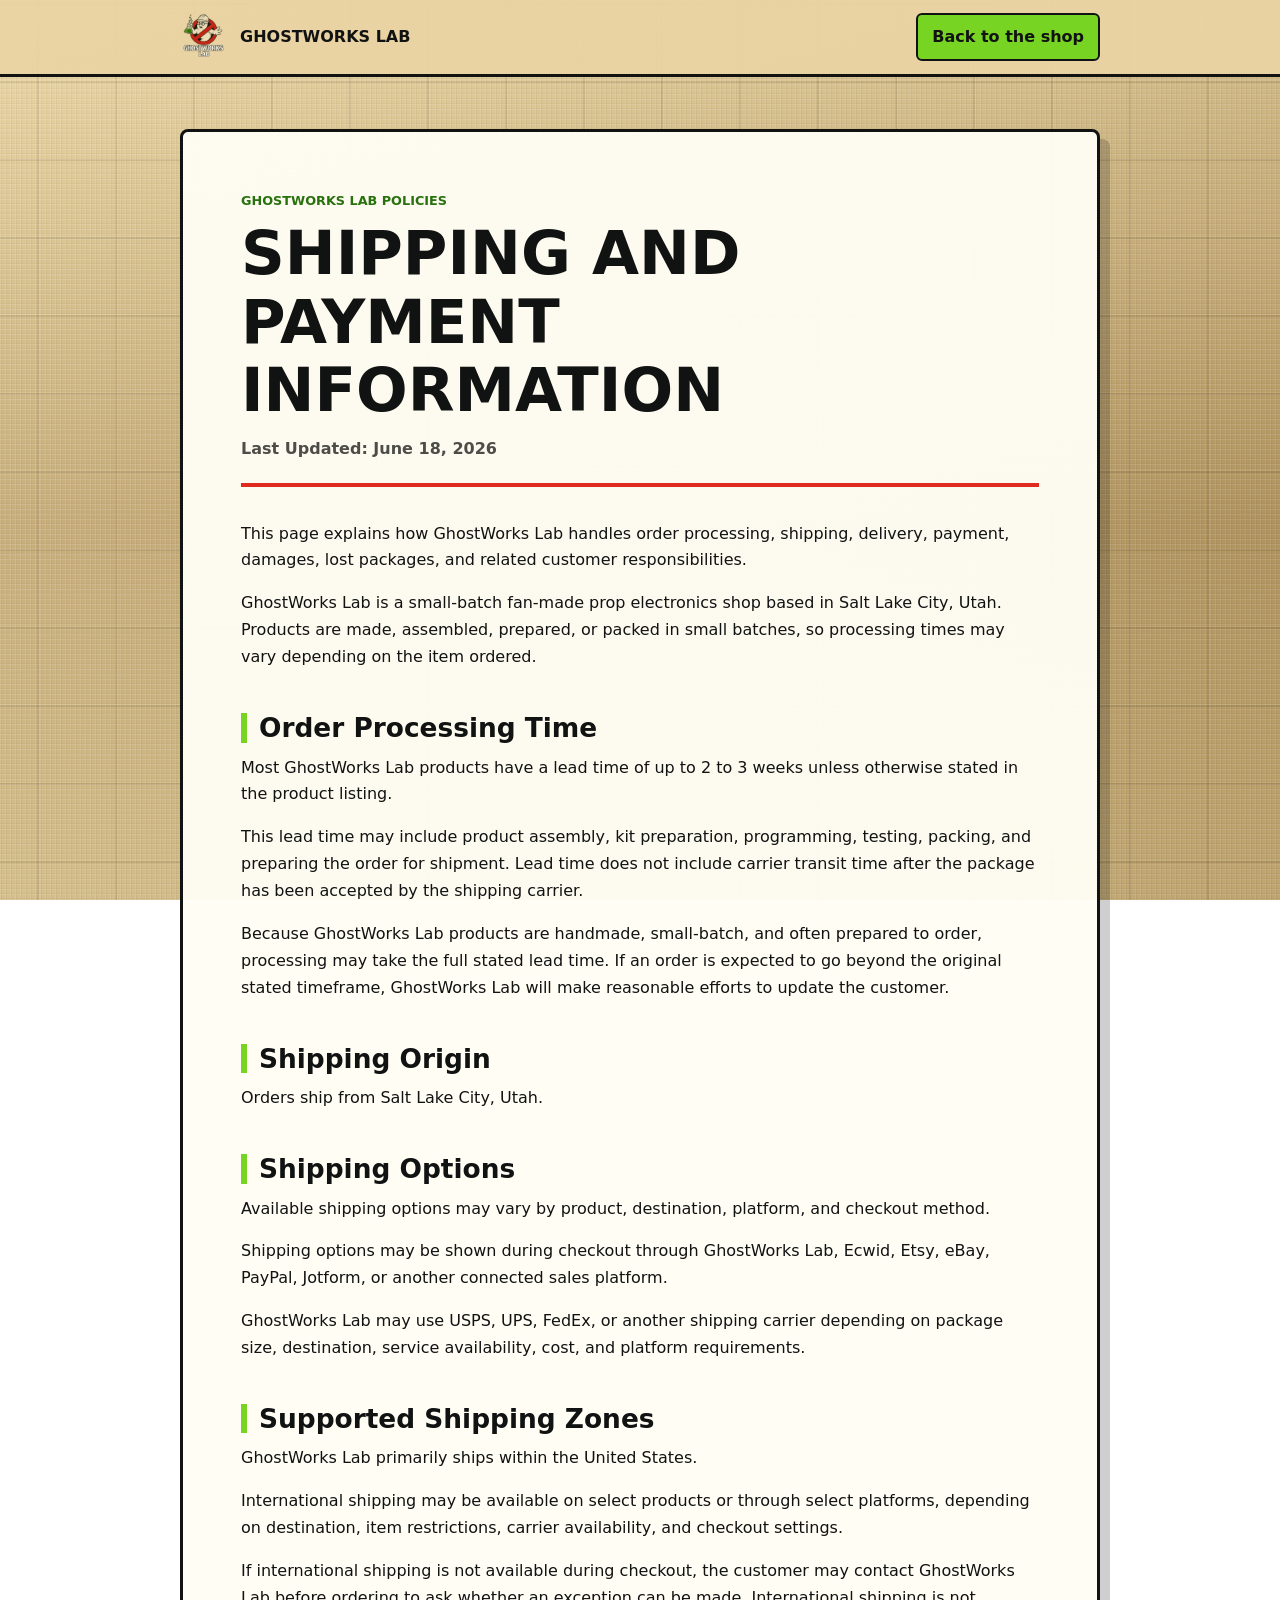
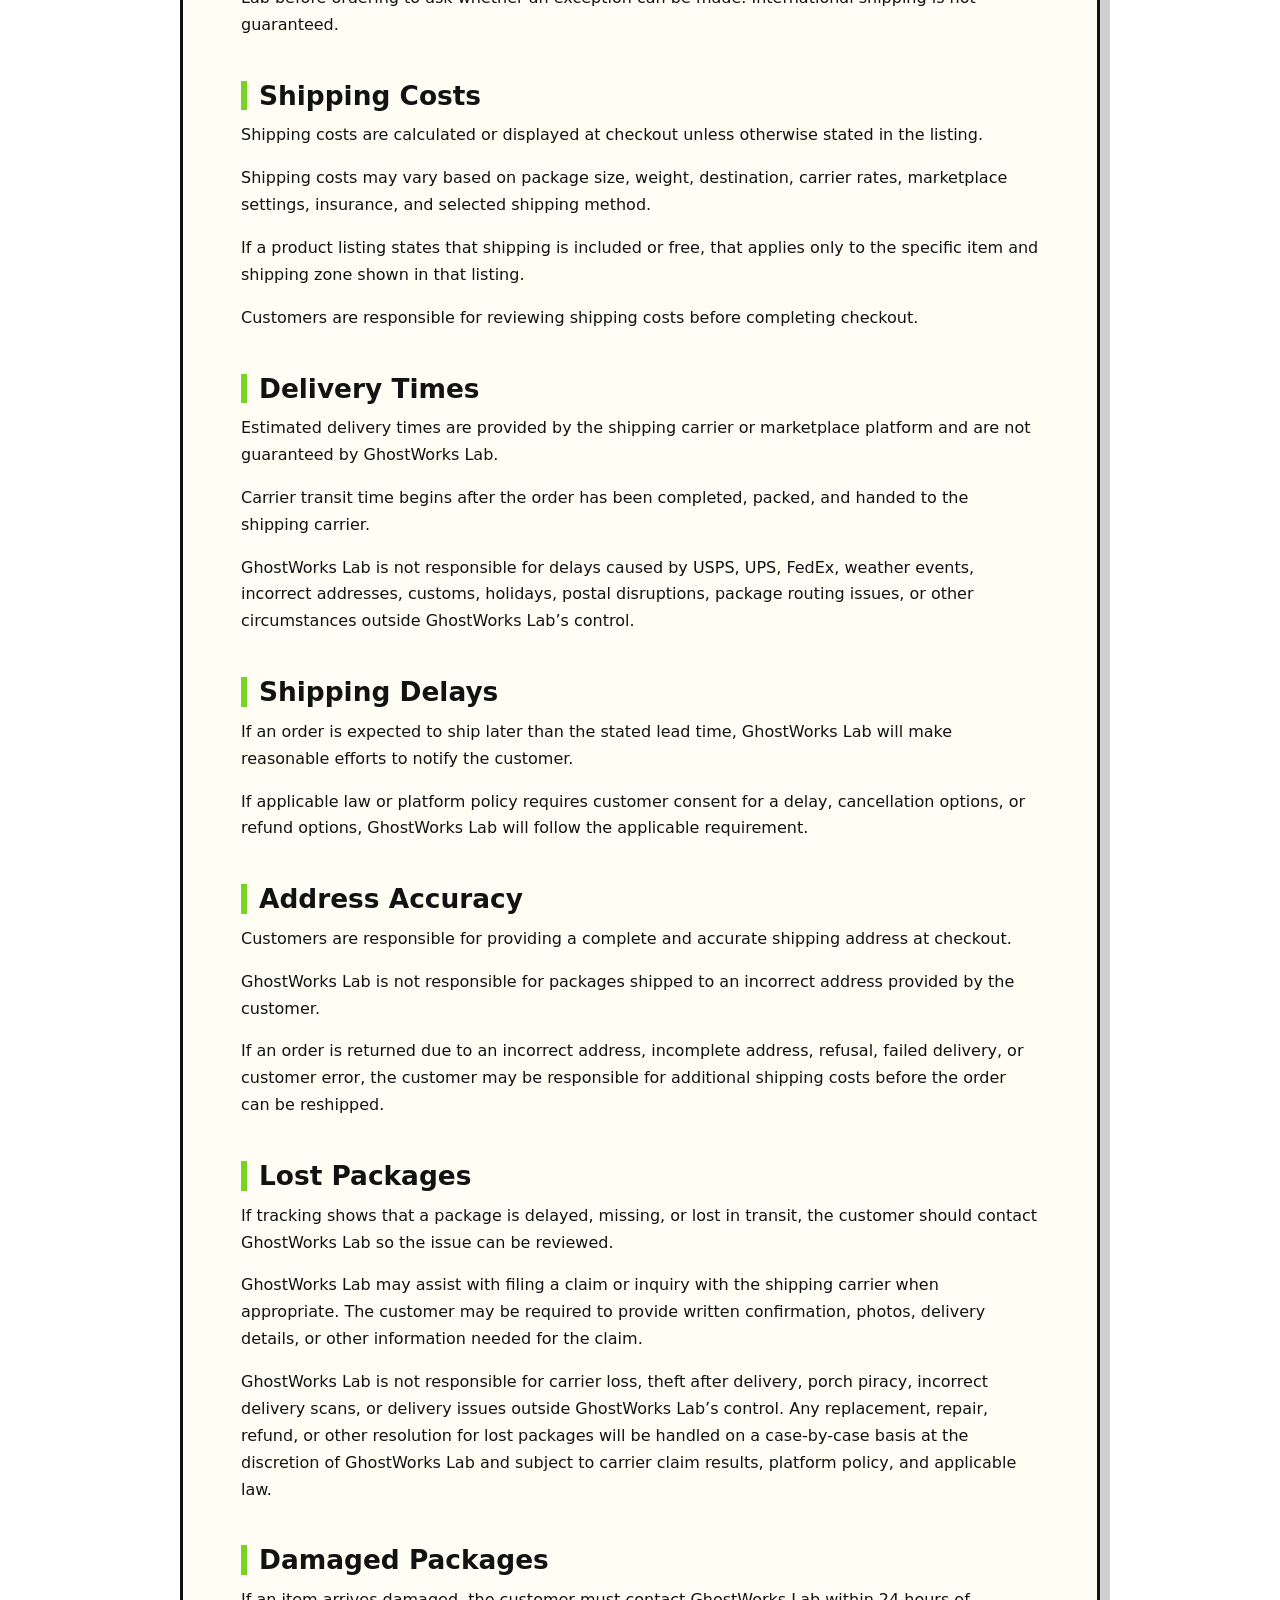
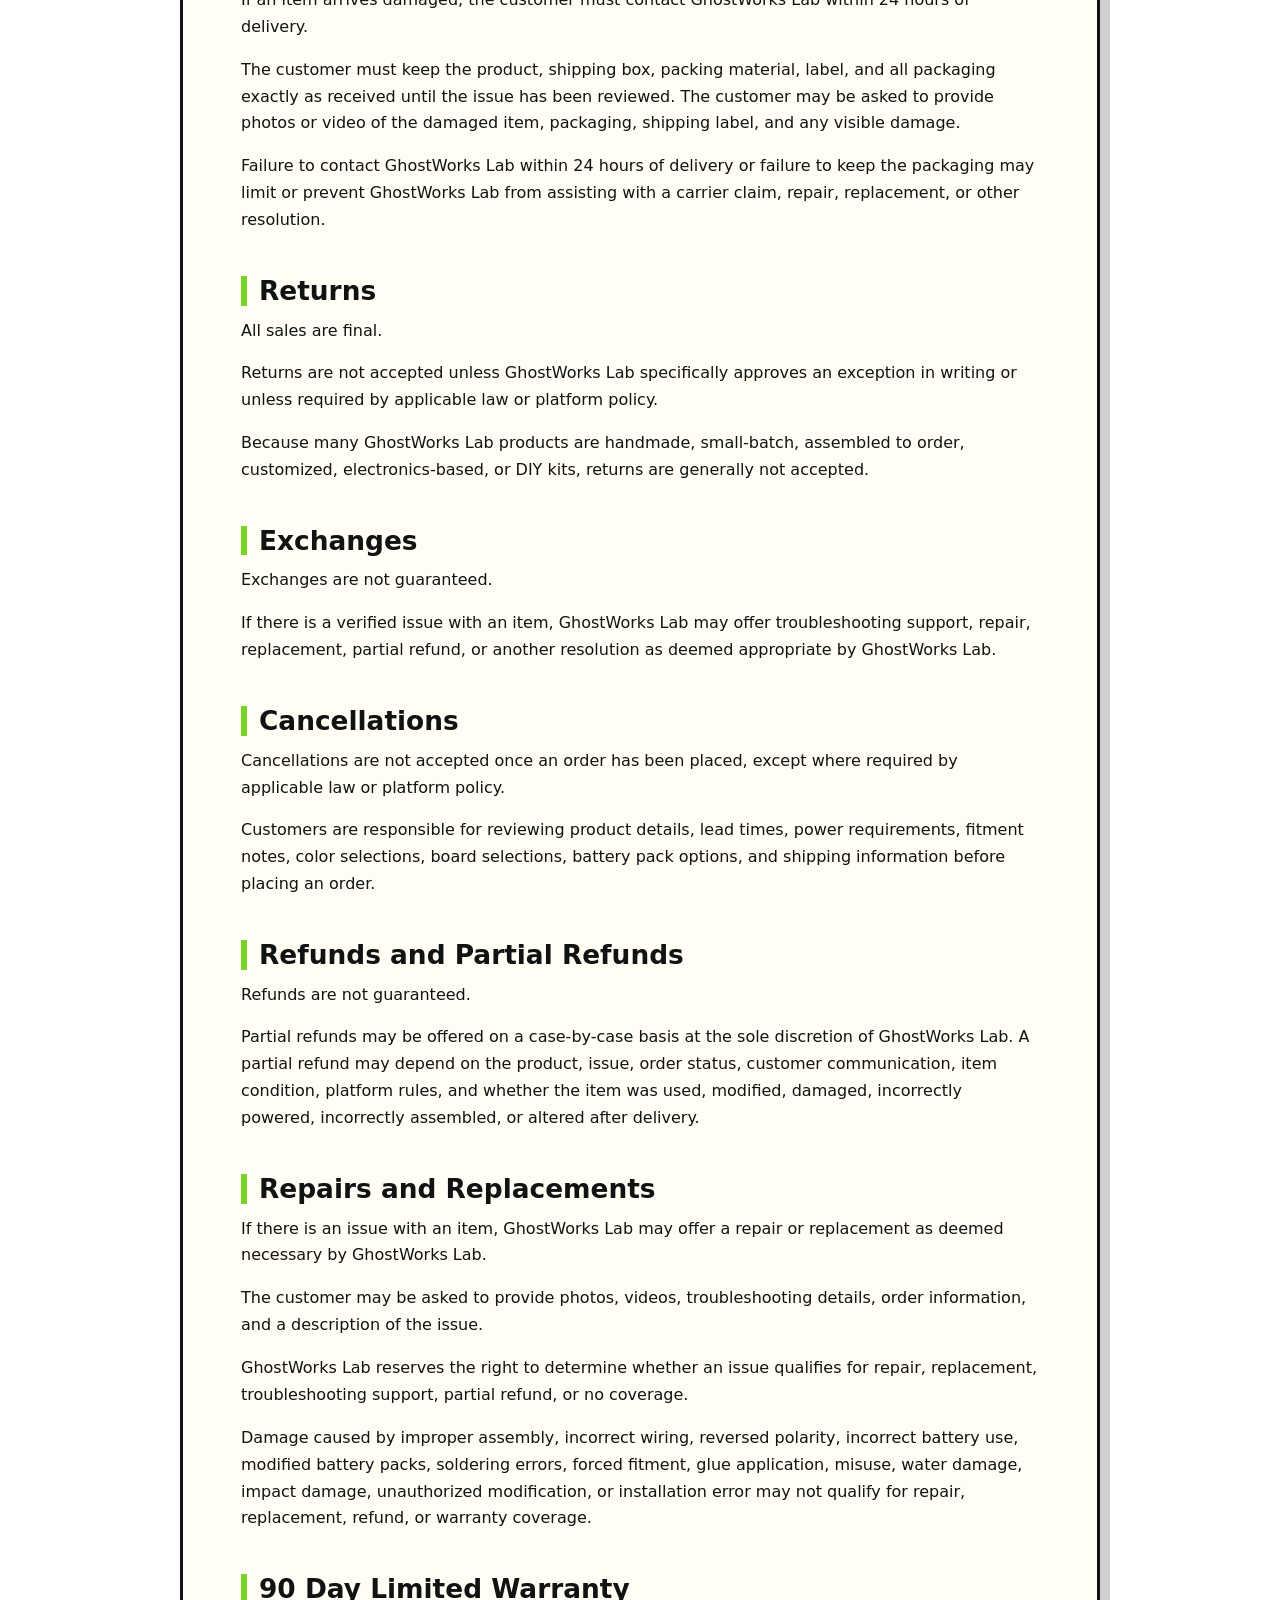
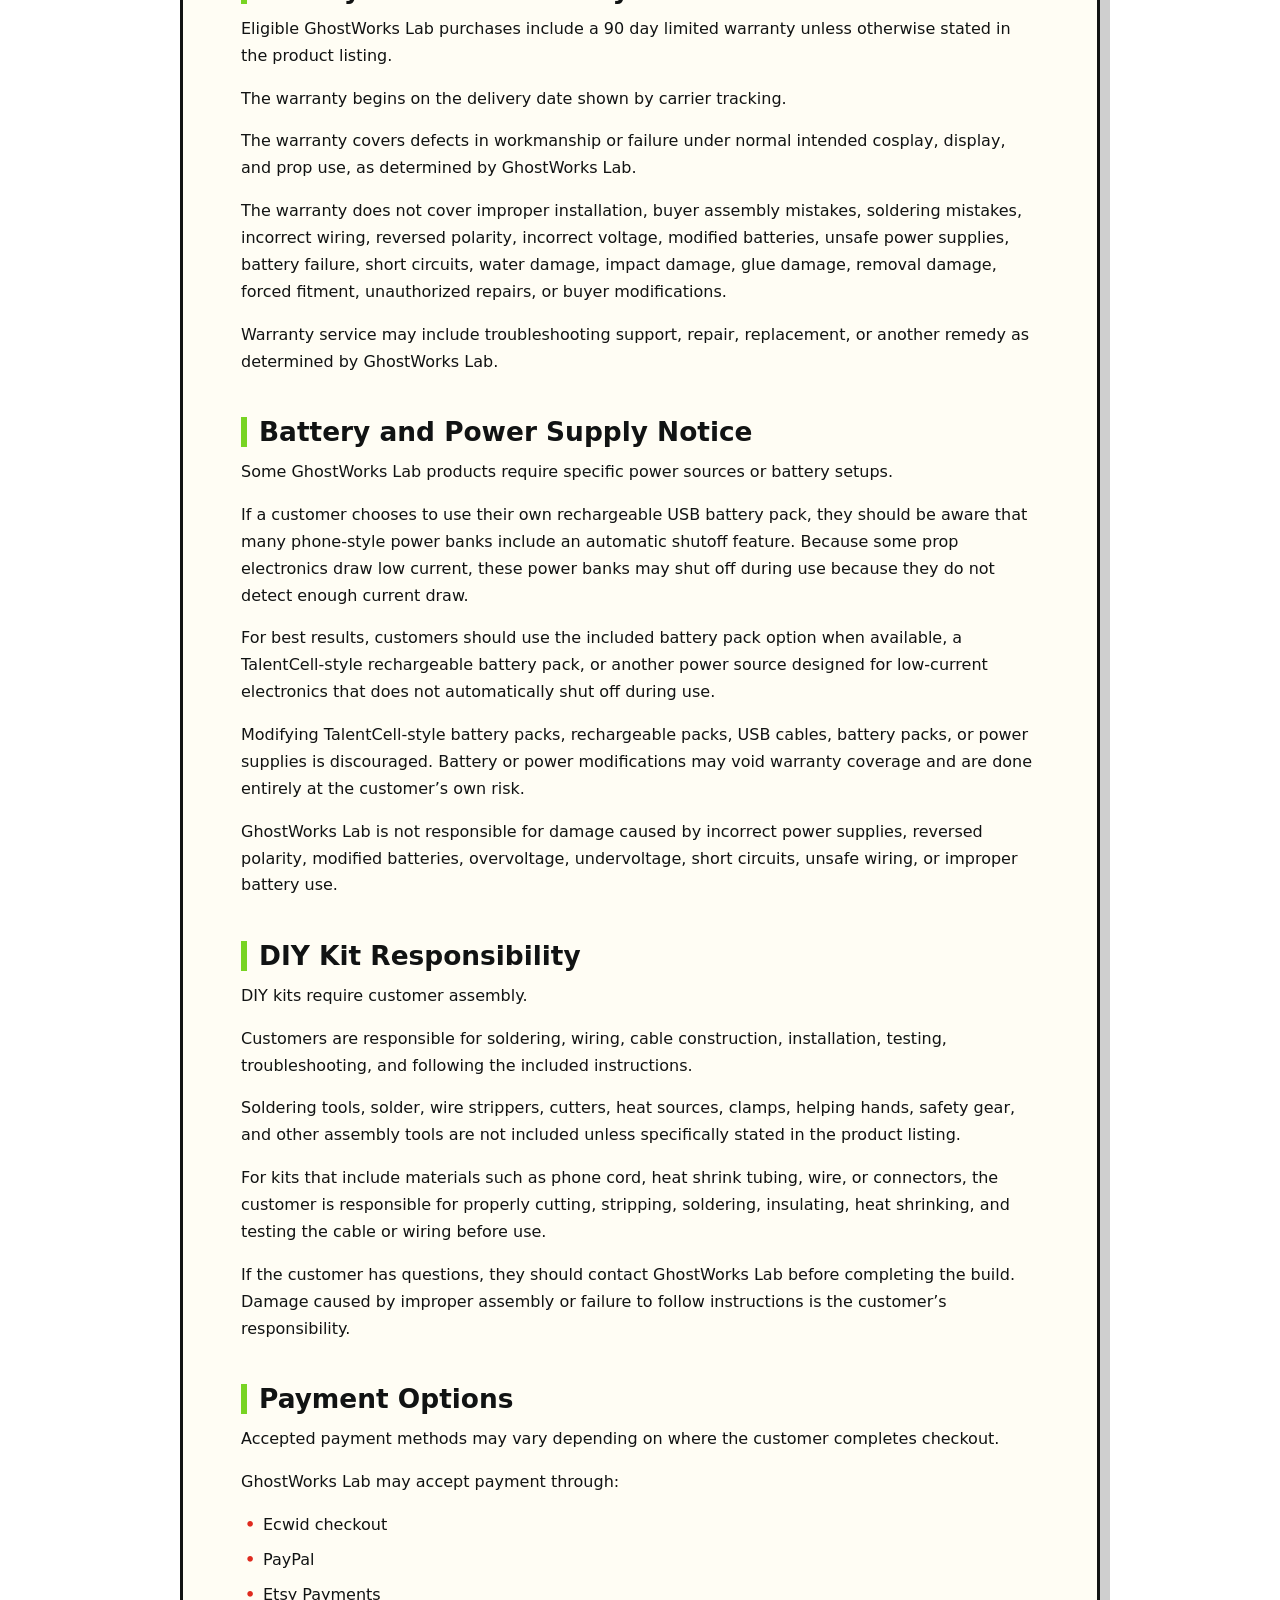
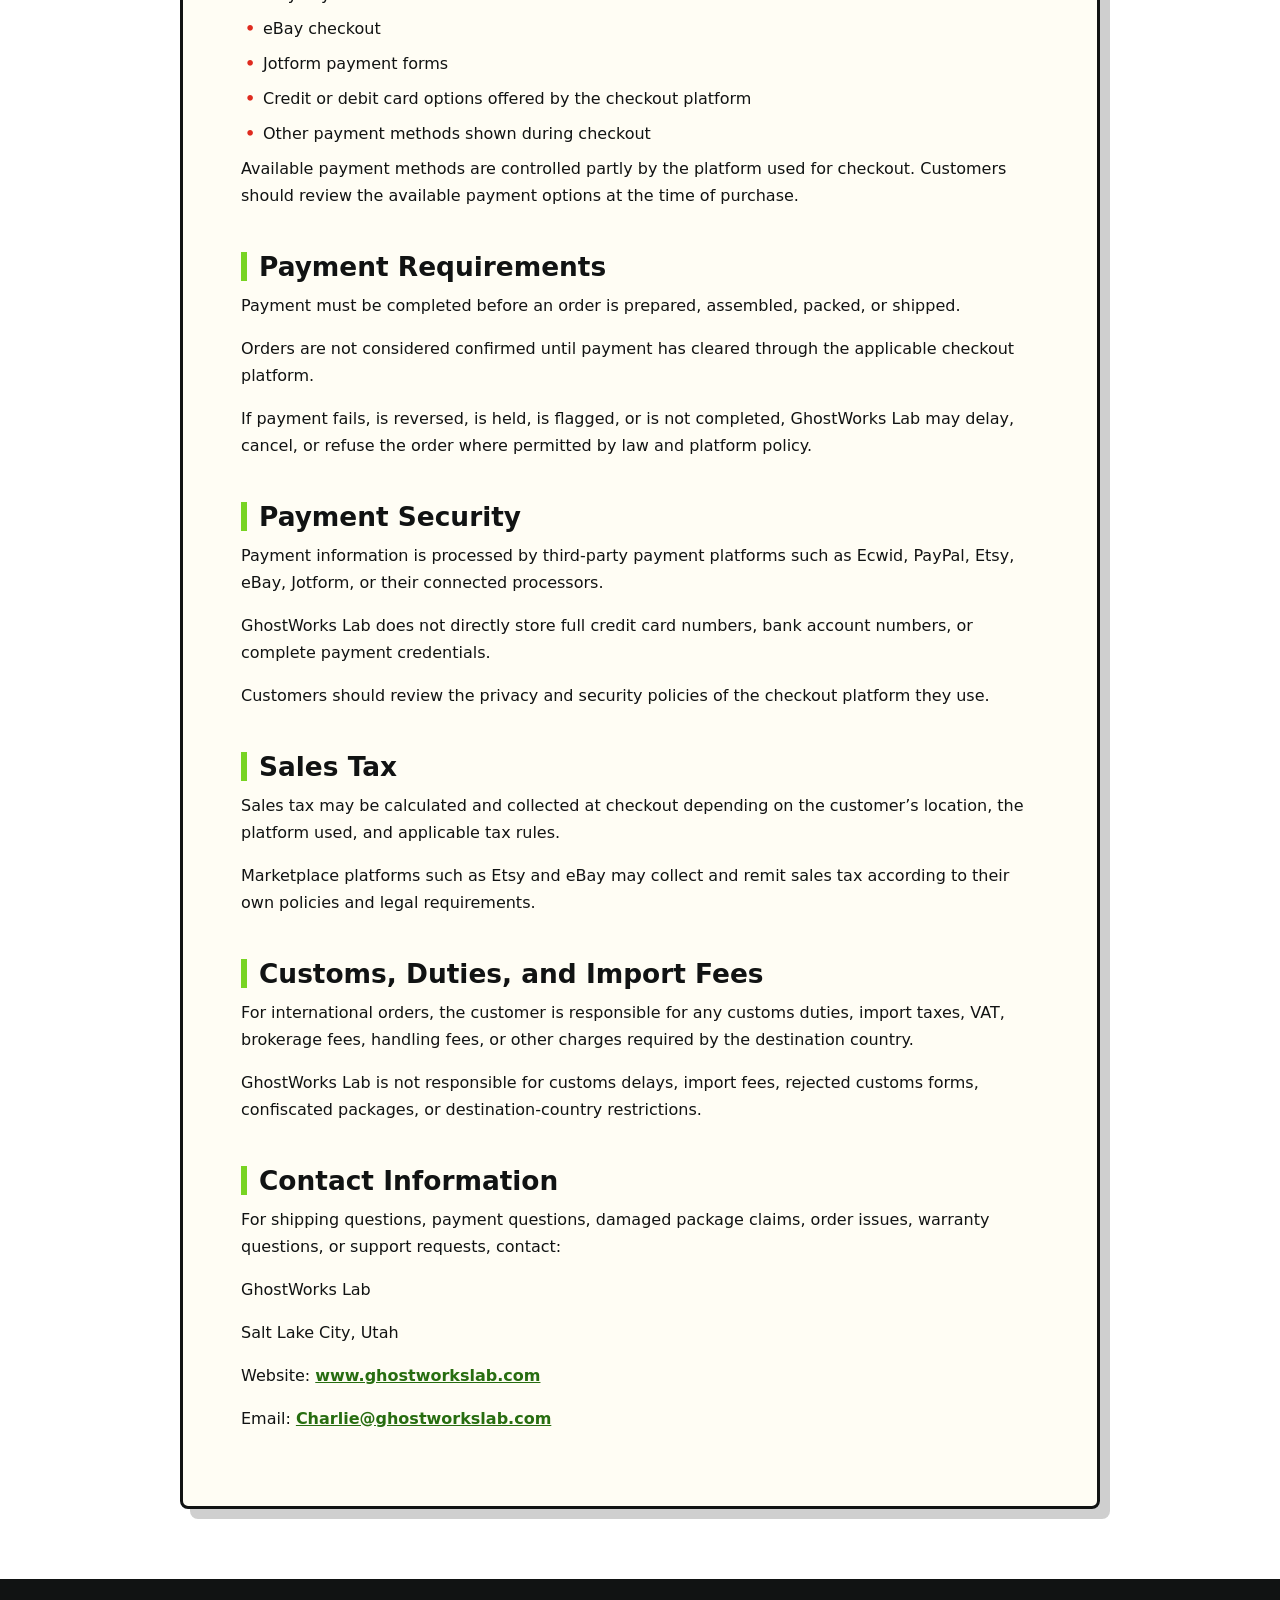
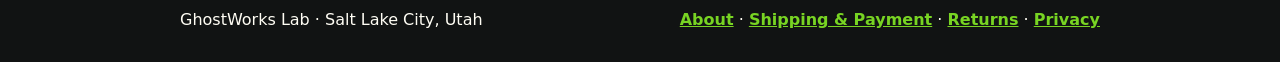
<file: shipping.html>
<!DOCTYPE html>
<html lang="en">
<head>
  <meta charset="utf-8">
  <meta name="viewport" content="width=device-width, initial-scale=1">
  <meta name="description" content="Shipping &amp; Payment for GhostWorks Lab orders and website visitors.">
  <title>Shipping &amp; Payment | GhostWorks Lab</title>
  <link rel="canonical" href="https://ghostworkslab.com/shipping.html">
  <link rel="icon" type="image/png" href="logo.png">
  <link rel="apple-touch-icon" href="logo.png">
  <link rel="stylesheet" href="policy.css">
</head>
<body>
  <header class="policy-header">
    <nav class="policy-nav" aria-label="Policy navigation">
      <a class="policy-brand" href="index.html"><img src="logo.png" alt=""><span>GhostWorks Lab</span></a>
      <a class="back-link" href="index.html#shop">Back to the shop</a>
    </nav>
  </header>
  <main class="policy-shell">
    <article class="policy-document">
      <p class="eyebrow">GhostWorks Lab policies</p>
      <h1>SHIPPING AND PAYMENT INFORMATION</h1>
      <p class="last-updated">Last Updated: June 18, 2026</p>
      <p>This page explains how GhostWorks Lab handles order processing, shipping, delivery, payment, damages, lost packages, and related customer responsibilities.</p>
        <p>GhostWorks Lab is a small-batch fan-made prop electronics shop based in Salt Lake City, Utah. Products are made, assembled, prepared, or packed in small batches, so processing times may vary depending on the item ordered.</p>
        <h2>Order Processing Time</h2>
        <p>Most GhostWorks Lab products have a lead time of up to 2 to 3 weeks unless otherwise stated in the product listing.</p>
        <p>This lead time may include product assembly, kit preparation, programming, testing, packing, and preparing the order for shipment. Lead time does not include carrier transit time after the package has been accepted by the shipping carrier.</p>
        <p>Because GhostWorks Lab products are handmade, small-batch, and often prepared to order, processing may take the full stated lead time. If an order is expected to go beyond the original stated timeframe, GhostWorks Lab will make reasonable efforts to update the customer.</p>
        <h2>Shipping Origin</h2>
        <p>Orders ship from Salt Lake City, Utah.</p>
        <h2>Shipping Options</h2>
        <p>Available shipping options may vary by product, destination, platform, and checkout method.</p>
        <p>Shipping options may be shown during checkout through GhostWorks Lab, Ecwid, Etsy, eBay, PayPal, Jotform, or another connected sales platform.</p>
        <p>GhostWorks Lab may use USPS, UPS, FedEx, or another shipping carrier depending on package size, destination, service availability, cost, and platform requirements.</p>
        <h2>Supported Shipping Zones</h2>
        <p>GhostWorks Lab primarily ships within the United States.</p>
        <p>International shipping may be available on select products or through select platforms, depending on destination, item restrictions, carrier availability, and checkout settings.</p>
        <p>If international shipping is not available during checkout, the customer may contact GhostWorks Lab before ordering to ask whether an exception can be made. International shipping is not guaranteed.</p>
        <h2>Shipping Costs</h2>
        <p>Shipping costs are calculated or displayed at checkout unless otherwise stated in the listing.</p>
        <p>Shipping costs may vary based on package size, weight, destination, carrier rates, marketplace settings, insurance, and selected shipping method.</p>
        <p>If a product listing states that shipping is included or free, that applies only to the specific item and shipping zone shown in that listing.</p>
        <p>Customers are responsible for reviewing shipping costs before completing checkout.</p>
        <h2>Delivery Times</h2>
        <p>Estimated delivery times are provided by the shipping carrier or marketplace platform and are not guaranteed by GhostWorks Lab.</p>
        <p>Carrier transit time begins after the order has been completed, packed, and handed to the shipping carrier.</p>
        <p>GhostWorks Lab is not responsible for delays caused by USPS, UPS, FedEx, weather events, incorrect addresses, customs, holidays, postal disruptions, package routing issues, or other circumstances outside GhostWorks Lab’s control.</p>
        <h2>Shipping Delays</h2>
        <p>If an order is expected to ship later than the stated lead time, GhostWorks Lab will make reasonable efforts to notify the customer.</p>
        <p>If applicable law or platform policy requires customer consent for a delay, cancellation options, or refund options, GhostWorks Lab will follow the applicable requirement.</p>
        <h2>Address Accuracy</h2>
        <p>Customers are responsible for providing a complete and accurate shipping address at checkout.</p>
        <p>GhostWorks Lab is not responsible for packages shipped to an incorrect address provided by the customer.</p>
        <p>If an order is returned due to an incorrect address, incomplete address, refusal, failed delivery, or customer error, the customer may be responsible for additional shipping costs before the order can be reshipped.</p>
        <h2>Lost Packages</h2>
        <p>If tracking shows that a package is delayed, missing, or lost in transit, the customer should contact GhostWorks Lab so the issue can be reviewed.</p>
        <p>GhostWorks Lab may assist with filing a claim or inquiry with the shipping carrier when appropriate. The customer may be required to provide written confirmation, photos, delivery details, or other information needed for the claim.</p>
        <p>GhostWorks Lab is not responsible for carrier loss, theft after delivery, porch piracy, incorrect delivery scans, or delivery issues outside GhostWorks Lab’s control. Any replacement, repair, refund, or other resolution for lost packages will be handled on a case-by-case basis at the discretion of GhostWorks Lab and subject to carrier claim results, platform policy, and applicable law.</p>
        <h2>Damaged Packages</h2>
        <p>If an item arrives damaged, the customer must contact GhostWorks Lab within 24 hours of delivery.</p>
        <p>The customer must keep the product, shipping box, packing material, label, and all packaging exactly as received until the issue has been reviewed. The customer may be asked to provide photos or video of the damaged item, packaging, shipping label, and any visible damage.</p>
        <p>Failure to contact GhostWorks Lab within 24 hours of delivery or failure to keep the packaging may limit or prevent GhostWorks Lab from assisting with a carrier claim, repair, replacement, or other resolution.</p>
        <h2>Returns</h2>
        <p>All sales are final.</p>
        <p>Returns are not accepted unless GhostWorks Lab specifically approves an exception in writing or unless required by applicable law or platform policy.</p>
        <p>Because many GhostWorks Lab products are handmade, small-batch, assembled to order, customized, electronics-based, or DIY kits, returns are generally not accepted.</p>
        <h2>Exchanges</h2>
        <p>Exchanges are not guaranteed.</p>
        <p>If there is a verified issue with an item, GhostWorks Lab may offer troubleshooting support, repair, replacement, partial refund, or another resolution as deemed appropriate by GhostWorks Lab.</p>
        <h2>Cancellations</h2>
        <p>Cancellations are not accepted once an order has been placed, except where required by applicable law or platform policy.</p>
        <p>Customers are responsible for reviewing product details, lead times, power requirements, fitment notes, color selections, board selections, battery pack options, and shipping information before placing an order.</p>
        <h2>Refunds and Partial Refunds</h2>
        <p>Refunds are not guaranteed.</p>
        <p>Partial refunds may be offered on a case-by-case basis at the sole discretion of GhostWorks Lab. A partial refund may depend on the product, issue, order status, customer communication, item condition, platform rules, and whether the item was used, modified, damaged, incorrectly powered, incorrectly assembled, or altered after delivery.</p>
        <h2>Repairs and Replacements</h2>
        <p>If there is an issue with an item, GhostWorks Lab may offer a repair or replacement as deemed necessary by GhostWorks Lab.</p>
        <p>The customer may be asked to provide photos, videos, troubleshooting details, order information, and a description of the issue.</p>
        <p>GhostWorks Lab reserves the right to determine whether an issue qualifies for repair, replacement, troubleshooting support, partial refund, or no coverage.</p>
        <p>Damage caused by improper assembly, incorrect wiring, reversed polarity, incorrect battery use, modified battery packs, soldering errors, forced fitment, glue application, misuse, water damage, impact damage, unauthorized modification, or installation error may not qualify for repair, replacement, refund, or warranty coverage.</p>
        <h2>90 Day Limited Warranty</h2>
        <p>Eligible GhostWorks Lab purchases include a 90 day limited warranty unless otherwise stated in the product listing.</p>
        <p>The warranty begins on the delivery date shown by carrier tracking.</p>
        <p>The warranty covers defects in workmanship or failure under normal intended cosplay, display, and prop use, as determined by GhostWorks Lab.</p>
        <p>The warranty does not cover improper installation, buyer assembly mistakes, soldering mistakes, incorrect wiring, reversed polarity, incorrect voltage, modified batteries, unsafe power supplies, battery failure, short circuits, water damage, impact damage, glue damage, removal damage, forced fitment, unauthorized repairs, or buyer modifications.</p>
        <p>Warranty service may include troubleshooting support, repair, replacement, or another remedy as determined by GhostWorks Lab.</p>
        <h2>Battery and Power Supply Notice</h2>
        <p>Some GhostWorks Lab products require specific power sources or battery setups.</p>
        <p>If a customer chooses to use their own rechargeable USB battery pack, they should be aware that many phone-style power banks include an automatic shutoff feature. Because some prop electronics draw low current, these power banks may shut off during use because they do not detect enough current draw.</p>
        <p>For best results, customers should use the included battery pack option when available, a TalentCell-style rechargeable battery pack, or another power source designed for low-current electronics that does not automatically shut off during use.</p>
        <p>Modifying TalentCell-style battery packs, rechargeable packs, USB cables, battery packs, or power supplies is discouraged. Battery or power modifications may void warranty coverage and are done entirely at the customer’s own risk.</p>
        <p>GhostWorks Lab is not responsible for damage caused by incorrect power supplies, reversed polarity, modified batteries, overvoltage, undervoltage, short circuits, unsafe wiring, or improper battery use.</p>
        <h2>DIY Kit Responsibility</h2>
        <p>DIY kits require customer assembly.</p>
        <p>Customers are responsible for soldering, wiring, cable construction, installation, testing, troubleshooting, and following the included instructions.</p>
        <p>Soldering tools, solder, wire strippers, cutters, heat sources, clamps, helping hands, safety gear, and other assembly tools are not included unless specifically stated in the product listing.</p>
        <p>For kits that include materials such as phone cord, heat shrink tubing, wire, or connectors, the customer is responsible for properly cutting, stripping, soldering, insulating, heat shrinking, and testing the cable or wiring before use.</p>
        <p>If the customer has questions, they should contact GhostWorks Lab before completing the build. Damage caused by improper assembly or failure to follow instructions is the customer’s responsibility.</p>
        <h2>Payment Options</h2>
        <p>Accepted payment methods may vary depending on where the customer completes checkout.</p>
        <p>GhostWorks Lab may accept payment through:</p>
        <p class="policy-point">Ecwid checkout</p>
        <p class="policy-point">PayPal</p>
        <p class="policy-point">Etsy Payments</p>
        <p class="policy-point">eBay checkout</p>
        <p class="policy-point">Jotform payment forms</p>
        <p class="policy-point">Credit or debit card options offered by the checkout platform</p>
        <p class="policy-point">Other payment methods shown during checkout</p>
        <p>Available payment methods are controlled partly by the platform used for checkout. Customers should review the available payment options at the time of purchase.</p>
        <h2>Payment Requirements</h2>
        <p>Payment must be completed before an order is prepared, assembled, packed, or shipped.</p>
        <p>Orders are not considered confirmed until payment has cleared through the applicable checkout platform.</p>
        <p>If payment fails, is reversed, is held, is flagged, or is not completed, GhostWorks Lab may delay, cancel, or refuse the order where permitted by law and platform policy.</p>
        <h2>Payment Security</h2>
        <p>Payment information is processed by third-party payment platforms such as Ecwid, PayPal, Etsy, eBay, Jotform, or their connected processors.</p>
        <p>GhostWorks Lab does not directly store full credit card numbers, bank account numbers, or complete payment credentials.</p>
        <p>Customers should review the privacy and security policies of the checkout platform they use.</p>
        <h2>Sales Tax</h2>
        <p>Sales tax may be calculated and collected at checkout depending on the customer’s location, the platform used, and applicable tax rules.</p>
        <p>Marketplace platforms such as Etsy and eBay may collect and remit sales tax according to their own policies and legal requirements.</p>
        <h2>Customs, Duties, and Import Fees</h2>
        <p>For international orders, the customer is responsible for any customs duties, import taxes, VAT, brokerage fees, handling fees, or other charges required by the destination country.</p>
        <p>GhostWorks Lab is not responsible for customs delays, import fees, rejected customs forms, confiscated packages, or destination-country restrictions.</p>
        <h2>Contact Information</h2>
        <p>For shipping questions, payment questions, damaged package claims, order issues, warranty questions, or support requests, contact:</p>
        <p>GhostWorks Lab</p>
        <p>Salt Lake City, Utah</p>
        <p>Website: <a href="https://ghostworkslab.com/">www.ghostworkslab.com</a></p>
        <p>Email: <a href="mailto:charlie@ghostworkslab.com">Charlie@ghostworkslab.com</a></p>
    </article>
  </main>
  <footer class="policy-footer">
    <div class="policy-footer-inner">
      <span>GhostWorks Lab · Salt Lake City, Utah</span>
      <span><a href="about.html">About</a> · <a href="shipping.html">Shipping &amp; Payment</a> · <a href="returns.html">Returns</a> · <a href="privacy.html">Privacy</a></span>
    </div>
  </footer>
</body>
</html>
</file>
<file: policy.css>
:root {
  --cream: #ead4a4;
  --khaki-light: #e1c993;
  --khaki: #b99a62;
  --ink: #111313;
  --ink-soft: #292c2b;
  --red: #df2b1f;
  --slime: #78d423;
  --white: #fffdf4;
  --max-width: 920px;
  --ripstop-fabric:
    linear-gradient(135deg, rgba(255, 246, 209, 0.34), rgba(126, 98, 50, 0.28)),
    repeating-linear-gradient(0deg, rgba(255, 255, 255, 0.14) 0 1px, rgba(111, 84, 42, 0.08) 1px 2px, transparent 2px 5px),
    repeating-linear-gradient(90deg, rgba(255, 255, 255, 0.12) 0 1px, rgba(95, 72, 36, 0.09) 1px 2px, transparent 2px 5px),
    repeating-linear-gradient(0deg, transparent 0 37px, rgba(83, 64, 34, 0.2) 37px 39px, rgba(255, 239, 186, 0.18) 39px 40px, transparent 40px 78px),
    repeating-linear-gradient(90deg, transparent 0 37px, rgba(83, 64, 34, 0.2) 37px 39px, rgba(255, 239, 186, 0.18) 39px 40px, transparent 40px 78px),
    linear-gradient(180deg, var(--khaki-light), var(--khaki) 58%, #d8bf88);
}

* {
  box-sizing: border-box;
}

html {
  scroll-behavior: smooth;
}

body {
  margin: 0;
  color: var(--ink);
  font-family: Inter, ui-sans-serif, system-ui, -apple-system, BlinkMacSystemFont, "Segoe UI", sans-serif;
  line-height: 1.68;
  background: var(--ripstop-fabric);
  background-attachment: fixed;
}

a {
  color: inherit;
}

.policy-header {
  border-bottom: 3px solid var(--ink);
  background: rgba(234, 212, 164, 0.94);
}

.policy-nav,
.policy-shell,
.policy-footer-inner {
  width: min(100% - 32px, var(--max-width));
  margin: 0 auto;
}

.policy-nav {
  min-height: 74px;
  display: flex;
  align-items: center;
  justify-content: space-between;
  gap: 20px;
}

.policy-brand {
  display: flex;
  align-items: center;
  gap: 12px;
  font-weight: 900;
  text-decoration: none;
  text-transform: uppercase;
}

.policy-brand img {
  width: 48px;
  height: 48px;
  object-fit: contain;
}

.back-link {
  padding: 9px 14px;
  border: 2px solid var(--ink);
  border-radius: 6px;
  font-weight: 850;
  text-decoration: none;
  background: var(--slime);
}

.back-link:hover,
.back-link:focus-visible {
  color: var(--white);
  background: var(--ink);
  outline: none;
}

.policy-shell {
  padding: 52px 0 70px;
}

.policy-document {
  padding: clamp(26px, 5vw, 58px);
  border: 3px solid var(--ink);
  border-radius: 8px;
  box-shadow: 10px 10px 0 rgba(17, 19, 19, 0.2);
  background: rgba(255, 253, 244, 0.96);
}

.eyebrow {
  margin: 0 0 8px;
  color: #28710e;
  font-size: 0.8rem;
  font-weight: 900;
  text-transform: uppercase;
}

h1,
h2 {
  line-height: 1.12;
  letter-spacing: 0;
}

h1 {
  margin: 0;
  font-size: clamp(2rem, 7vw, 3.8rem);
  text-transform: uppercase;
}

.last-updated {
  margin: 12px 0 34px;
  padding-bottom: 20px;
  border-bottom: 4px solid var(--red);
  color: #4d4d48;
  font-weight: 750;
}

.about-lede {
  margin: 18px 0 28px;
  padding-bottom: 24px;
  border-bottom: 4px solid var(--red);
  font-size: clamp(1.08rem, 2.4vw, 1.28rem);
  font-weight: 750;
}

.about-tagline {
  margin: 34px 0;
  padding: 18px 20px;
  border: 3px solid var(--ink);
  border-left: 10px solid var(--slime);
  border-radius: 6px;
  font-size: clamp(1.2rem, 3vw, 1.55rem);
  font-weight: 900;
  text-transform: uppercase;
  background: var(--cream);
}

.contact-panel {
  margin-top: 38px;
  padding: 22px;
  border: 3px solid var(--ink);
  border-radius: 6px;
  background: #f2e2bd;
}

.contact-panel h2 {
  margin-top: 0;
}

.contact-panel p:last-child {
  margin-bottom: 0;
}

h2 {
  margin: 42px 0 12px;
  padding-left: 12px;
  border-left: 6px solid var(--slime);
  font-size: clamp(1.25rem, 3vw, 1.65rem);
}

p {
  margin: 0 0 16px;
}

.policy-point {
  position: relative;
  margin: 0 0 8px 22px;
}

.policy-point::before {
  position: absolute;
  left: -18px;
  color: var(--red);
  content: "•";
  font-weight: 900;
}

.policy-document a {
  color: #276d10;
  font-weight: 800;
}

.policy-footer {
  padding: 28px 0;
  color: var(--white);
  background: var(--ink);
}

.policy-footer-inner {
  display: flex;
  flex-wrap: wrap;
  justify-content: space-between;
  gap: 12px 24px;
}

.policy-footer a {
  color: var(--slime);
  font-weight: 800;
}

@media (max-width: 600px) {
  .policy-nav {
    min-height: 0;
    padding: 12px 0;
    align-items: flex-start;
    flex-direction: column;
  }

  .policy-brand img {
    width: 42px;
    height: 42px;
  }

  .back-link {
    width: 100%;
    text-align: center;
  }

  .policy-shell {
    padding-top: 28px;
  }

  .policy-document {
    box-shadow: 6px 6px 0 rgba(17, 19, 19, 0.2);
  }
}
</file>
